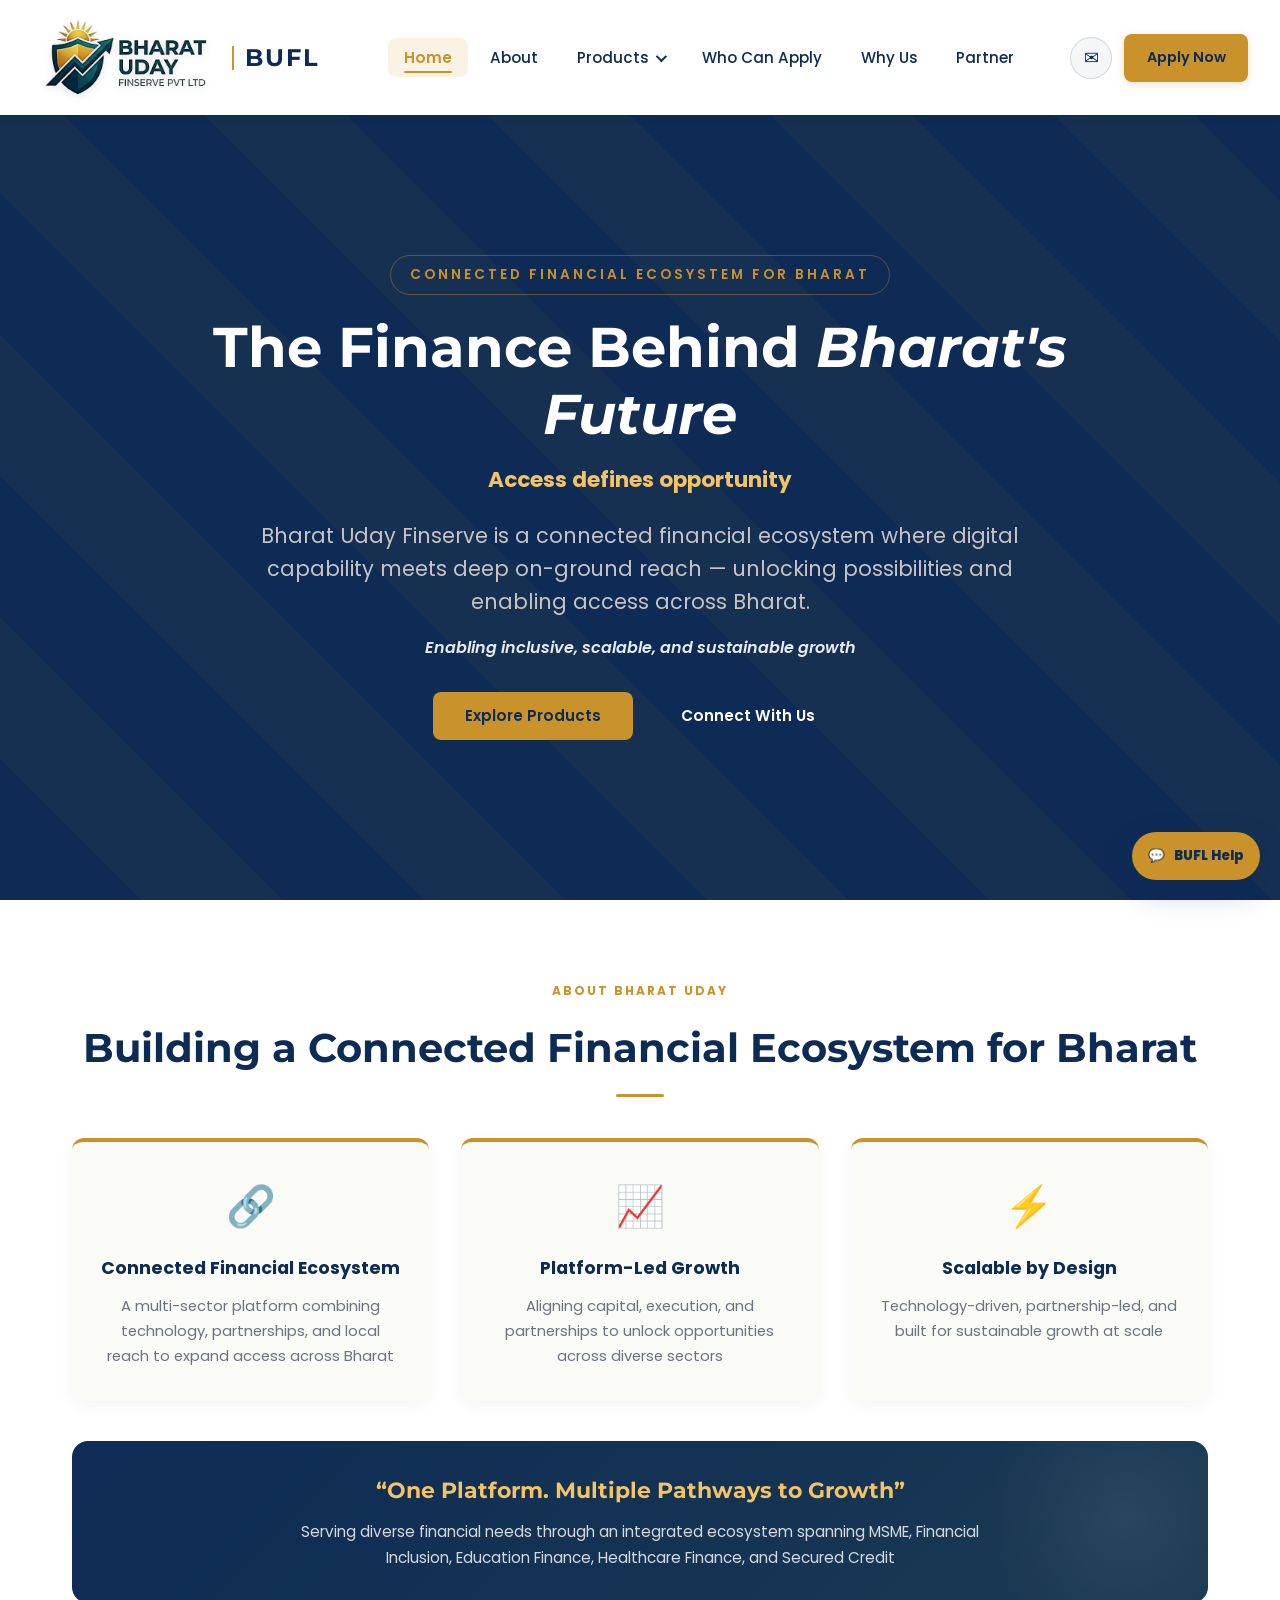
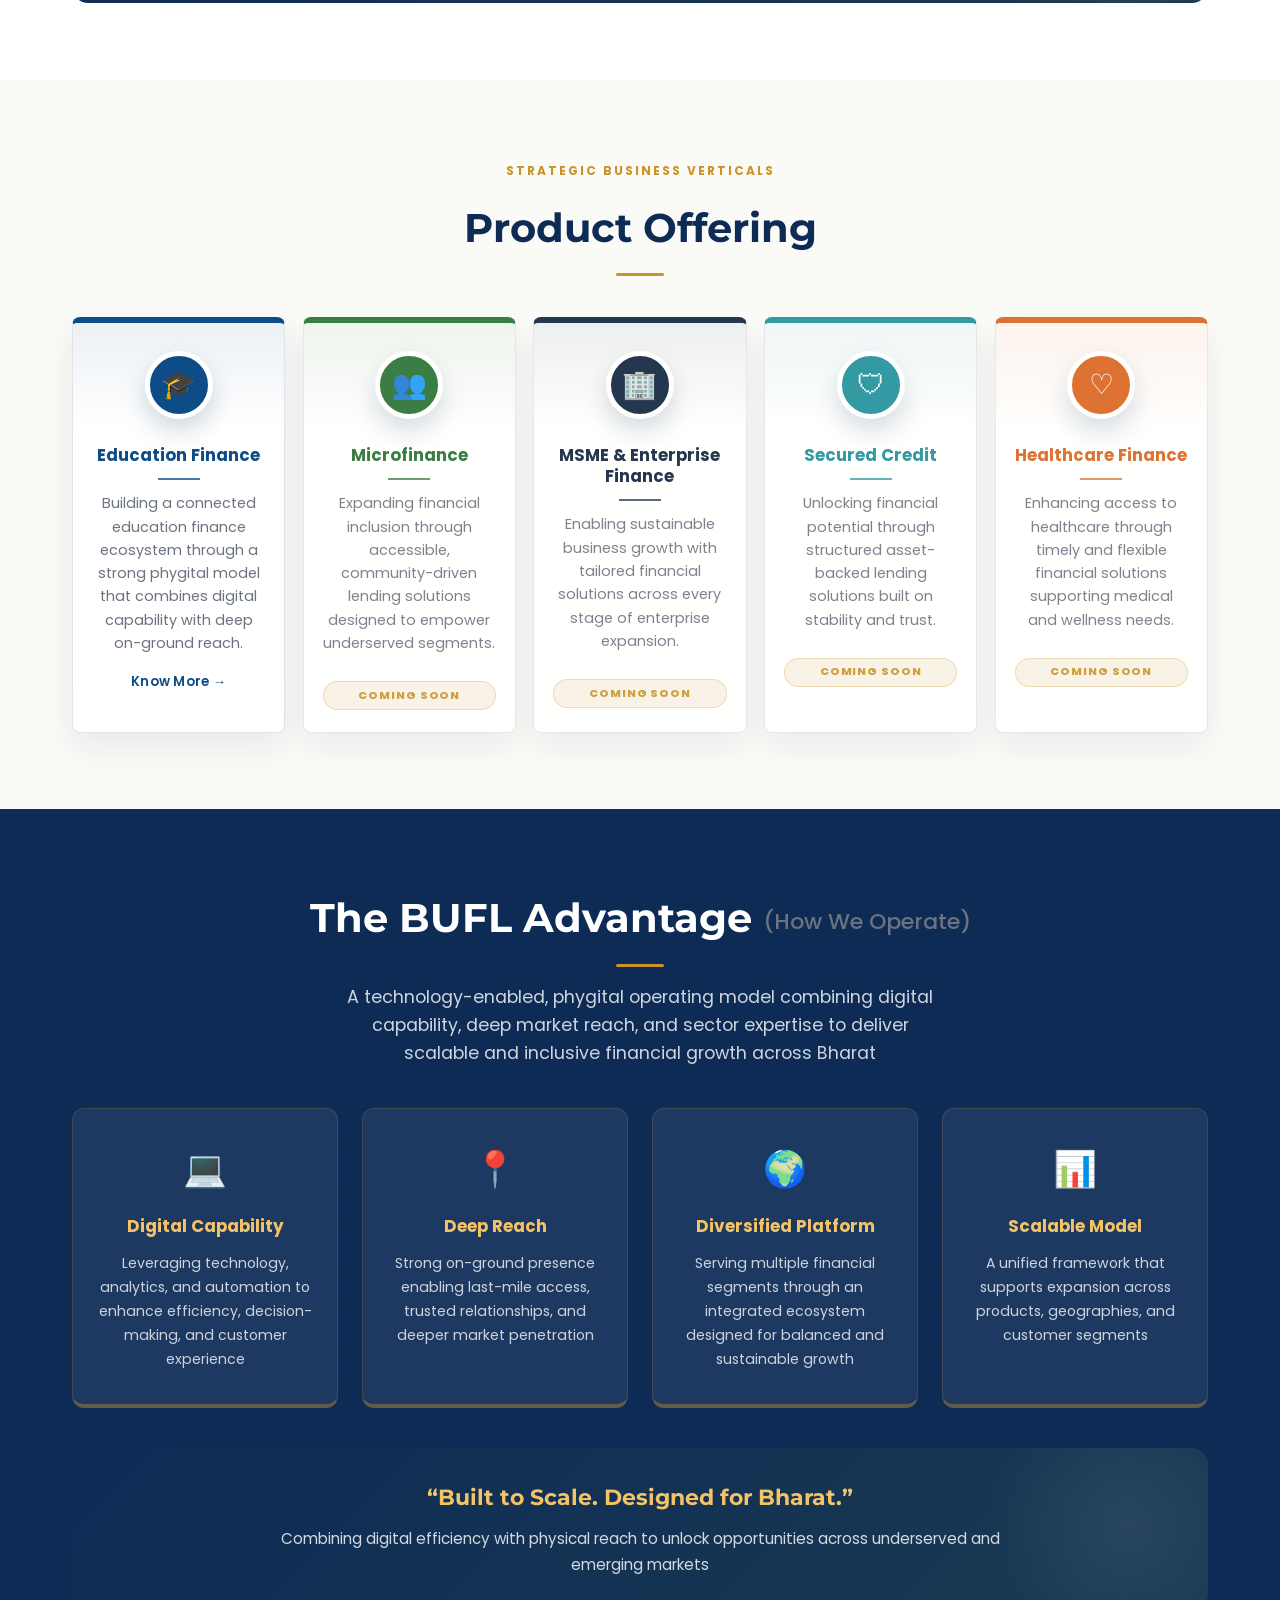
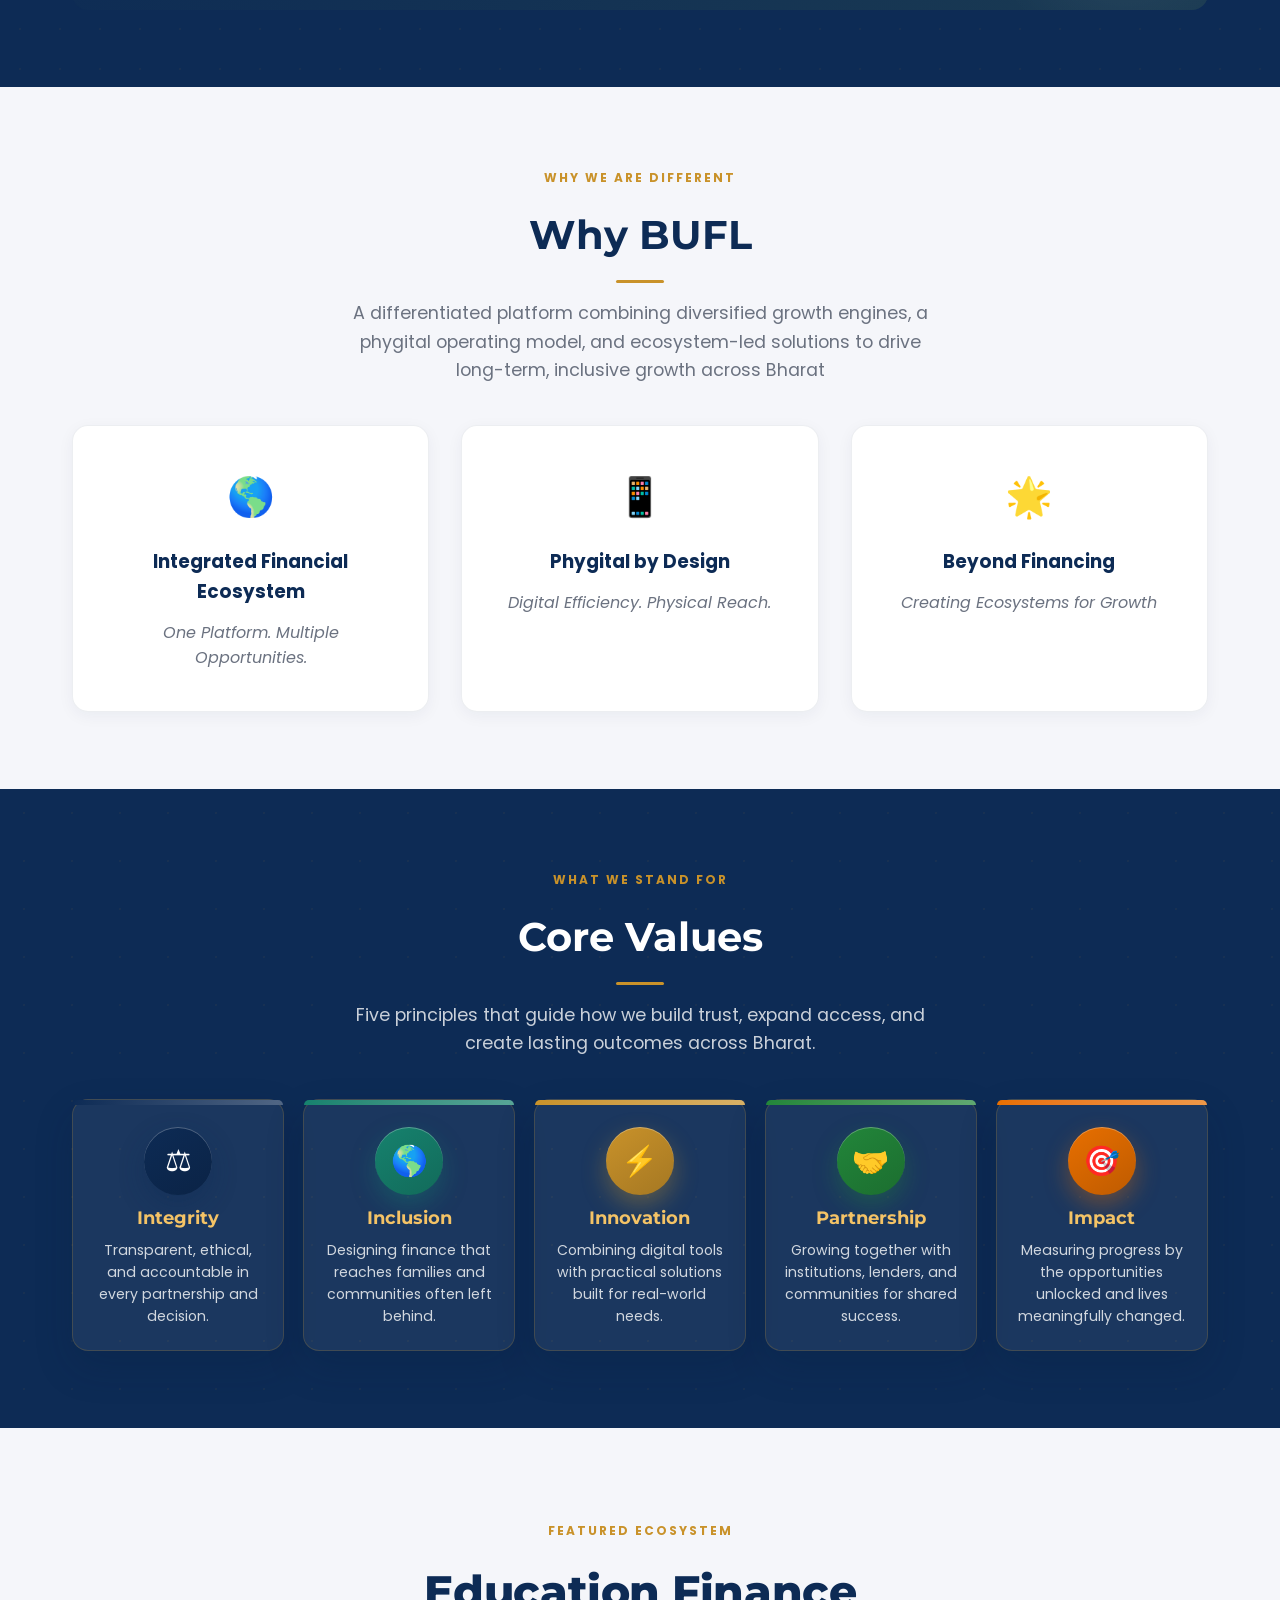
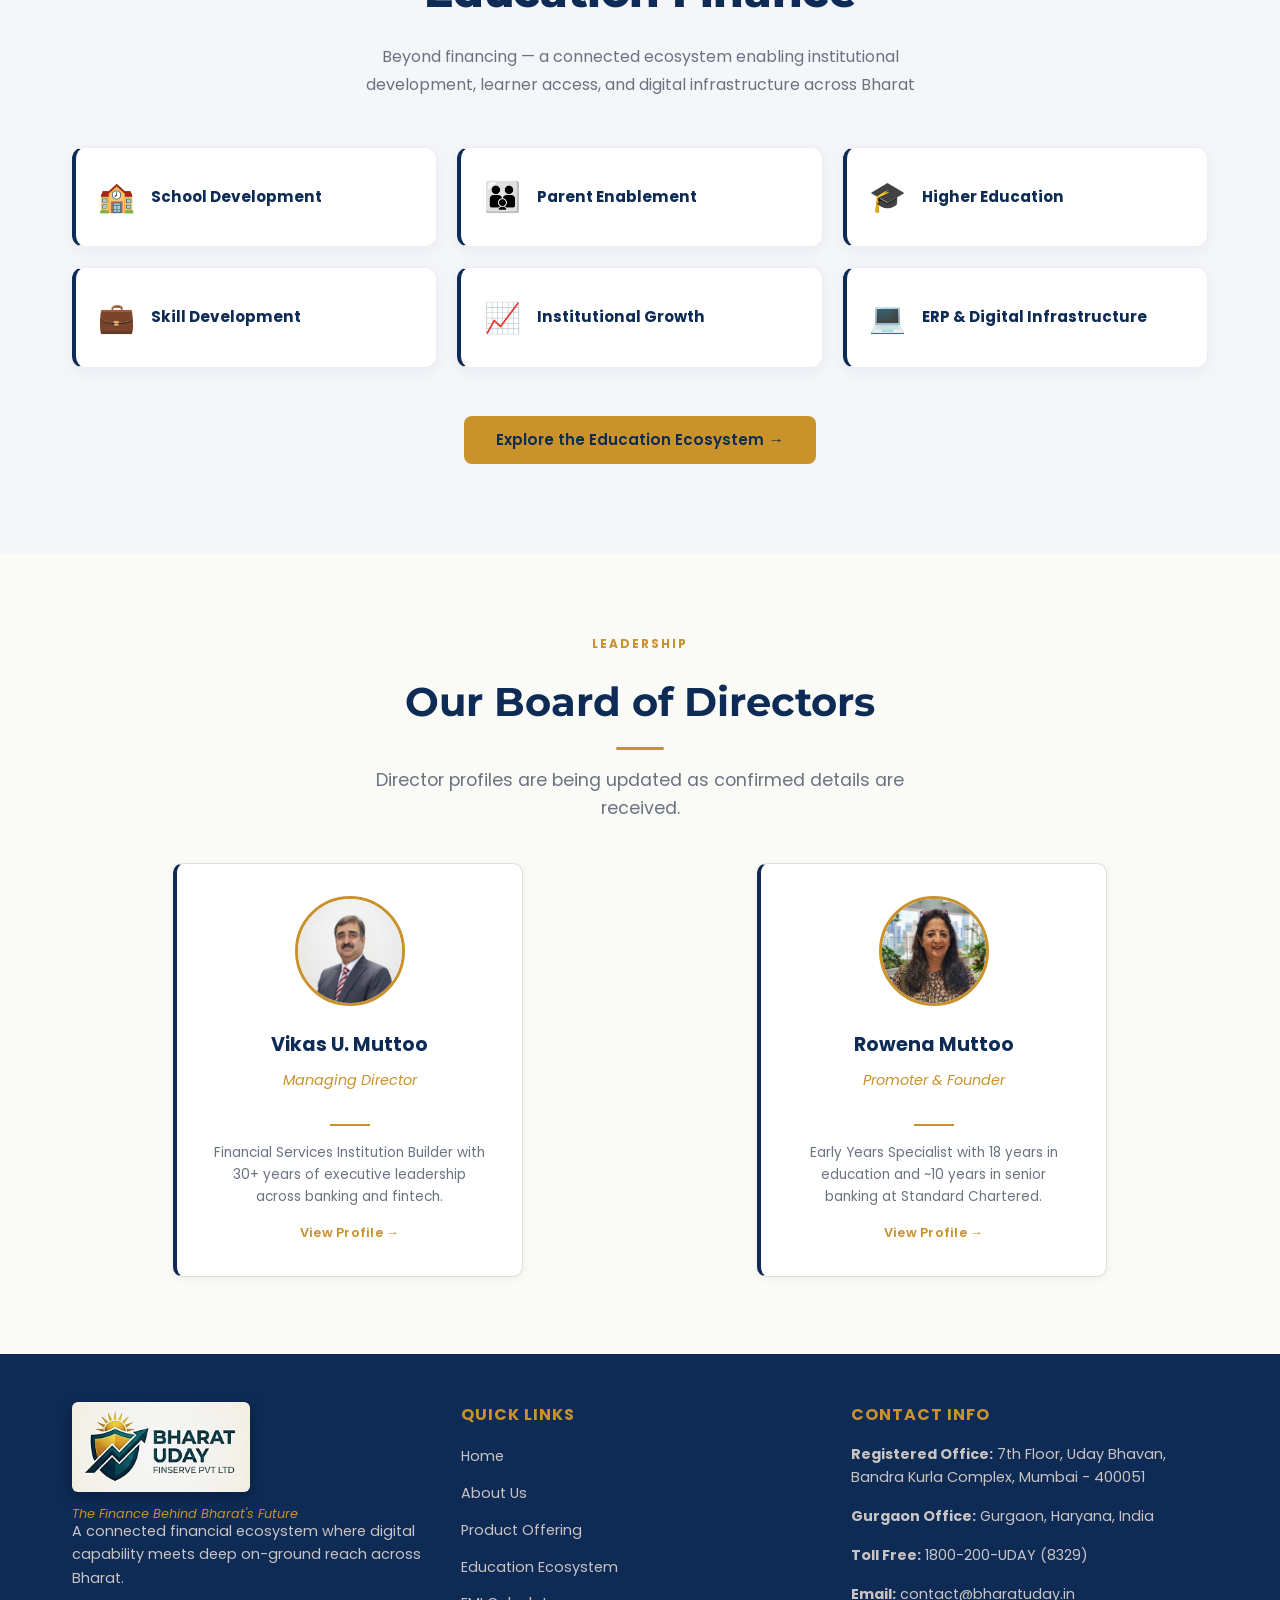
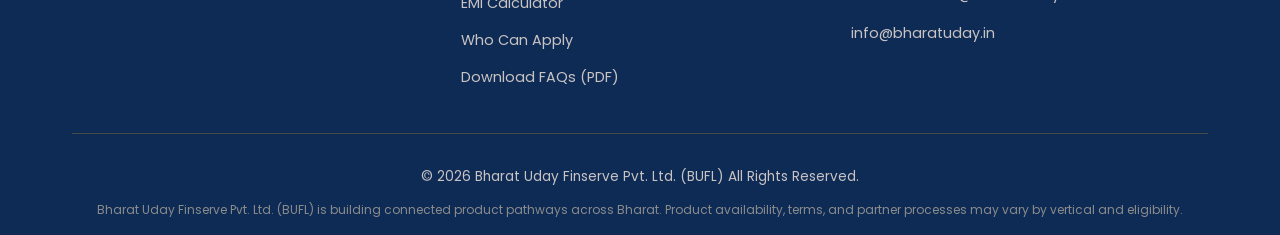
<file: index.html>
<!DOCTYPE html>
<html lang="en">
<head>
    <meta charset="UTF-8">
    <meta name="viewport" content="width=device-width, initial-scale=1.0">
    <title>Bharat Uday Finserve Pvt. Ltd. &mdash; Connected Financial Ecosystem for Bharat</title>
    <link href="https://fonts.googleapis.com/css2?family=Poppins:wght@300;400;500;600;700&family=Montserrat:wght@600;700;800&display=swap" rel="stylesheet">
    <link rel="stylesheet" href="styles.css">
</head>
<body>
    <!-- Navigation Bar -->
    <nav class="navbar" id="navbar">
        <div class="nav-container">
            <a href="#home" class="nav-logo">
                <img src="logo-transparent.png" alt="Bharat Uday Finserve Pvt Ltd" class="logo-img" />
                <span class="logo-abbr">BUFL</span>
            </a>

            <ul class="nav-menu" id="navMenu">
                <li><a href="#home" class="nav-link">Home</a></li>
                <li><a href="#about" class="nav-link">About</a></li>
                <li class="nav-dropdown" id="loansNavItem">
                    <button class="nav-link nav-dropdown-toggle" id="loansDropdownToggle" type="button" aria-expanded="false" aria-haspopup="true" aria-controls="loansDropdown">
                        Products
                        <span class="dropdown-chevron" aria-hidden="true"></span>
                    </button>
                    <ul class="loans-dropdown" id="loansDropdown" aria-label="Product offerings">
                        <li><a href="loan-detail.html?product=edufinance" class="dropdown-link" data-product-key="edufinance">Education Finance</a></li>
                        <li><a href="loan-detail.html?product=microfinance" class="dropdown-link" data-product-key="microfinance">Microfinance</a></li>
                        <li><a href="loan-detail.html?product=healthcare" class="dropdown-link" data-product-key="healthcare">Healthcare Finance</a></li>
                        <li><a href="loan-detail.html?product=msme" class="dropdown-link" data-product-key="msme">MSME &amp; Enterprise Finance</a></li>
                        <li><a href="loan-detail.html?product=secured" class="dropdown-link" data-product-key="secured">Secured Credit</a></li>
                    </ul>
                </li>
                <li><a href="who-can-apply.html" class="nav-link">Who Can Apply</a></li>
                <li><a href="#why-us" class="nav-link">Why Us</a></li>
                <li><a href="mailto:contact@bharatuday.in" class="nav-link">Partner</a></li>
                <li class="nav-menu-cta"><a href="loan-detail.html?product=edufinance#loan-application" class="btn btn-primary">Apply Now</a></li>
            </ul>

            <div class="nav-actions">
                <a href="mailto:contact@bharatuday.in" class="nav-contact-icon" aria-label="Email contact@bharatuday.in" title="contact@bharatuday.in">&#9993;</a>
                <a href="loan-detail.html?product=edufinance#loan-application" class="btn btn-primary nav-apply" data-testid="apply-now-btn">Apply Now</a>
                <button class="hamburger" id="hamburger" aria-label="Open navigation menu" aria-expanded="false" aria-controls="navMenu">
                    <span></span>
                    <span></span>
                    <span></span>
                </button>
            </div>
        </div>
    </nav>
    <div class="nav-overlay" id="navOverlay" aria-hidden="true"></div>

    <!-- 1. Hero Section — keep exactly as-is -->
    <section class="hero" id="home">
        <div class="hero-background"></div>
        <div class="hero-content">
            <span class="hero-eyebrow">Connected Financial Ecosystem for Bharat</span>
            <h1 class="hero-headline" data-testid="hero-heading">The Finance Behind <em>Bharat's Future</em></h1>
            <p class="hero-tagline">Access defines opportunity</p>
            <p class="hero-subheadline">Bharat Uday Finserve is a connected financial ecosystem where digital capability meets deep on-ground reach &mdash; unlocking possibilities and enabling access across Bharat.</p>
            <p class="hero-support-line">Enabling inclusive, scalable, and sustainable growth</p>
            <div class="hero-ctas">
                <a href="#products" class="btn btn-primary">Explore Products</a>
                <a href="mailto:contact@bharatuday.in" class="btn btn-secondary">Connect With Us</a>
            </div>
        </div>
    </section>

    <!-- 2. About Bharat Uday -->
    <section class="about-bufl" id="about">
        <div class="container">
            <div class="section-header compact-section-header">
                <span class="section-label">ABOUT BHARAT UDAY</span>
                <h2 class="section-title">Building a Connected Financial Ecosystem for Bharat</h2>
            </div>
            <div class="about-bufl-grid">
                <article class="about-bufl-card">
                    <div class="about-bufl-card-icon">&#128279;</div>
                    <h3>Connected Financial Ecosystem</h3>
                    <p>A multi-sector platform combining technology, partnerships, and local reach to expand access across Bharat</p>
                </article>
                <article class="about-bufl-card">
                    <div class="about-bufl-card-icon">&#128200;</div>
                    <h3>Platform-Led Growth</h3>
                    <p>Aligning capital, execution, and partnerships to unlock opportunities across diverse sectors</p>
                </article>
                <article class="about-bufl-card">
                    <div class="about-bufl-card-icon">&#9889;</div>
                    <h3>Scalable by Design</h3>
                    <p>Technology-driven, partnership-led, and built for sustainable growth at scale</p>
                </article>
            </div>
            <div class="section-quote-banner">
                <p class="section-quote-banner-quote">&ldquo;One Platform. Multiple Pathways to Growth&rdquo;</p>
                <p class="section-quote-banner-sub">Serving diverse financial needs through an integrated ecosystem spanning MSME, Financial Inclusion, Education Finance, Healthcare Finance, and Secured Credit</p>
            </div>
        </div>
    </section>

    <!-- 3. Strategic Business Verticals / Product Offering -->
    <section class="product-overview" id="products" aria-label="Product offering">
        <div class="container">
            <div class="section-header compact-section-header">
                <span class="section-label">STRATEGIC BUSINESS VERTICALS</span>
                <h2 class="section-title">Product Offering</h2>
            </div>
            <div class="vertical-card-grid">
                <a class="vertical-card vertical-card-blue" href="loan-detail.html?product=edufinance" data-product-key="edufinance">
                    <div class="vertical-card-media">
                        <span class="vertical-card-icon">&#127891;</span>
                    </div>
                    <div class="vertical-card-copy">
                        <h3>Education Finance</h3>
                        <span class="vertical-divider"></span>
                        <p>Building a connected education finance ecosystem through a strong phygital model that combines digital capability with deep on-ground reach.</p>
                        <span class="vertical-card-know-more">Know More &rarr;</span>
                    </div>
                </a>

                <div class="vertical-card vertical-card-green vertical-card-disabled">
                    <div class="vertical-card-media">
                        <span class="vertical-card-icon">&#128101;</span>
                    </div>
                    <div class="vertical-card-copy">
                        <h3>Microfinance</h3>
                        <span class="vertical-divider"></span>
                        <p>Expanding financial inclusion through accessible, community-driven lending solutions designed to empower underserved segments.</p>
                        <span class="coming-soon-bottom">Coming Soon</span>
                    </div>
                </div>

                <div class="vertical-card vertical-card-indigo vertical-card-disabled">
                    <div class="vertical-card-media">
                        <span class="vertical-card-icon">&#127970;</span>
                    </div>
                    <div class="vertical-card-copy">
                        <h3>MSME &amp; Enterprise Finance</h3>
                        <span class="vertical-divider"></span>
                        <p>Enabling sustainable business growth with tailored financial solutions across every stage of enterprise expansion.</p>
                        <span class="coming-soon-bottom">Coming Soon</span>
                    </div>
                </div>

                <div class="vertical-card vertical-card-teal vertical-card-disabled">
                    <div class="vertical-card-media">
                        <span class="vertical-card-icon">&#128737;</span>
                    </div>
                    <div class="vertical-card-copy">
                        <h3>Secured Credit</h3>
                        <span class="vertical-divider"></span>
                        <p>Unlocking financial potential through structured asset-backed lending solutions built on stability and trust.</p>
                        <span class="coming-soon-bottom">Coming Soon</span>
                    </div>
                </div>

                <div class="vertical-card vertical-card-orange vertical-card-disabled">
                    <div class="vertical-card-media">
                        <span class="vertical-card-icon">&#9825;</span>
                    </div>
                    <div class="vertical-card-copy">
                        <h3>Healthcare Finance</h3>
                        <span class="vertical-divider"></span>
                        <p>Enhancing access to healthcare through timely and flexible financial solutions supporting medical and wellness needs.</p>
                        <span class="coming-soon-bottom">Coming Soon</span>
                    </div>
                </div>
            </div>
        </div>
    </section>

    <!-- 4. The BUFL Advantage -->
    <section class="bufl-advantage" id="bufl-advantage">
        <div class="container">
            <div class="section-header">
                <h2 class="section-title">The BUFL Advantage <span class="heading-inline-sub">(How We Operate)</span></h2>
                <p class="section-subtitle">A technology-enabled, phygital operating model combining digital capability, deep market reach, and sector expertise to deliver scalable and inclusive financial growth across Bharat</p>
            </div>
            <div class="advantage-grid">
                <article class="advantage-card">
                    <div class="advantage-card-icon">&#128187;</div>
                    <h3>Digital Capability</h3>
                    <p>Leveraging technology, analytics, and automation to enhance efficiency, decision-making, and customer experience</p>
                </article>
                <article class="advantage-card">
                    <div class="advantage-card-icon">&#128205;</div>
                    <h3>Deep Reach</h3>
                    <p>Strong on-ground presence enabling last-mile access, trusted relationships, and deeper market penetration</p>
                </article>
                <article class="advantage-card">
                    <div class="advantage-card-icon">&#127757;</div>
                    <h3>Diversified Platform</h3>
                    <p>Serving multiple financial segments through an integrated ecosystem designed for balanced and sustainable growth</p>
                </article>
                <article class="advantage-card">
                    <div class="advantage-card-icon">&#128202;</div>
                    <h3>Scalable Model</h3>
                    <p>A unified framework that supports expansion across products, geographies, and customer segments</p>
                </article>
            </div>
            <div class="section-quote-banner">
                <p class="section-quote-banner-quote">&ldquo;Built to Scale. Designed for Bharat.&rdquo;</p>
                <p class="section-quote-banner-sub">Combining digital efficiency with physical reach to unlock opportunities across underserved and emerging markets</p>
            </div>
        </div>
    </section>

    <!-- 5. Why BUFL -->
    <section class="why-bufl" id="why-us">
        <div class="container">
            <div class="section-header">
                <span class="section-label">WHY WE ARE DIFFERENT</span>
                <h2 class="section-title" data-testid="why-bufl-heading">Why BUFL</h2>
                <p class="section-subtitle">A differentiated platform combining diversified growth engines, a phygital operating model, and ecosystem-led solutions to drive long-term, inclusive growth across Bharat</p>
            </div>
            <div class="why-bufl-grid">
                <article class="why-bufl-card">
                    <div class="why-bufl-card-icon">&#127758;</div>
                    <h3>Integrated Financial Ecosystem</h3>
                    <p>One Platform. Multiple Opportunities.</p>
                </article>
                <article class="why-bufl-card">
                    <div class="why-bufl-card-icon">&#128241;</div>
                    <h3>Phygital by Design</h3>
                    <p>Digital Efficiency. Physical Reach.</p>
                </article>
                <article class="why-bufl-card">
                    <div class="why-bufl-card-icon">&#127775;</div>
                    <h3>Beyond Financing</h3>
                    <p>Creating Ecosystems for Growth</p>
                </article>
            </div>
        </div>
    </section>

    <!-- 6. Core Values -->
    <section class="core-values-standalone" id="core-values">
        <div class="container">
            <div class="section-header">
                <span class="section-label">WHAT WE STAND FOR</span>
                <h2 class="section-title">Core Values</h2>
                <p class="section-subtitle">Five principles that guide how we build trust, expand access, and create lasting outcomes across Bharat.</p>
            </div>
            <div class="core-values-grid" aria-label="Core values">
                <article class="core-value-item core-value-integrity">
                    <div class="core-value-icon-wrap" aria-hidden="true">&#9878;</div>
                    <h4>Integrity</h4>
                    <p>Transparent, ethical, and accountable in every partnership and decision.</p>
                </article>
                <article class="core-value-item core-value-inclusion">
                    <div class="core-value-icon-wrap" aria-hidden="true">&#127758;</div>
                    <h4>Inclusion</h4>
                    <p>Designing finance that reaches families and communities often left behind.</p>
                </article>
                <article class="core-value-item core-value-innovation">
                    <div class="core-value-icon-wrap" aria-hidden="true">&#9889;</div>
                    <h4>Innovation</h4>
                    <p>Combining digital tools with practical solutions built for real-world needs.</p>
                </article>
                <article class="core-value-item core-value-partnership">
                    <div class="core-value-icon-wrap" aria-hidden="true">&#129309;</div>
                    <h4>Partnership</h4>
                    <p>Growing together with institutions, lenders, and communities for shared success.</p>
                </article>
                <article class="core-value-item core-value-impact">
                    <div class="core-value-icon-wrap" aria-hidden="true">&#127919;</div>
                    <h4>Impact</h4>
                    <p>Measuring progress by the opportunities unlocked and lives meaningfully changed.</p>
                </article>
            </div>
        </div>
    </section>

    <!-- 7. Featured Ecosystem -->
    <section class="featured-ecosystem" id="featured-ecosystem">
        <div class="feco-wrap">
            <div class="container">
                <div class="feco-header">
                    <span class="section-label">FEATURED ECOSYSTEM</span>
                    <h2 class="feco-title">Education Finance</h2>
                    <p class="feco-subtitle">Beyond financing &mdash; a connected ecosystem enabling institutional development, learner access, and digital infrastructure across Bharat</p>
                </div>
                <div class="feco-grid">
                    <div class="feco-tile">
                        <span class="feco-tile-icon">&#127979;</span>
                        <span class="feco-tile-label">School Development</span>
                    </div>
                    <div class="feco-tile">
                        <span class="feco-tile-icon">&#128106;</span>
                        <span class="feco-tile-label">Parent Enablement</span>
                    </div>
                    <div class="feco-tile">
                        <span class="feco-tile-icon">&#127891;</span>
                        <span class="feco-tile-label">Higher Education</span>
                    </div>
                    <div class="feco-tile">
                        <span class="feco-tile-icon">&#128188;</span>
                        <span class="feco-tile-label">Skill Development</span>
                    </div>
                    <div class="feco-tile">
                        <span class="feco-tile-icon">&#128200;</span>
                        <span class="feco-tile-label">Institutional Growth</span>
                    </div>
                    <div class="feco-tile">
                        <span class="feco-tile-icon">&#128187;</span>
                        <span class="feco-tile-label">ERP &amp; Digital Infrastructure</span>
                    </div>
                </div>
                <div class="feco-cta">
                    <a href="edu-ecosystem.html" class="btn btn-primary">Explore the Education Ecosystem &rarr;</a>
                </div>
            </div>
        </div>
    </section>

    <!-- Board of Directors -->
    <section class="directors board-section" id="directors">
        <div class="container">
            <div class="section-header">
                <span class="section-label">LEADERSHIP</span>
                <h2 class="section-title">Our Board of Directors</h2>
                <p class="section-subtitle">Director profiles are being updated as confirmed details are received.</p>
            </div>

            <div class="directors-grid">
                <div class="director-card" data-director="vikas">
                    <button class="director-card-btn" type="button" aria-label="View Vikas U. Muttoo profile"></button>
                    <div class="director-avatar-photo">
                        <img src="vikas-muttoo.jpg" alt="Vikas U. Muttoo" />
                    </div>
                    <h3 class="director-name">Vikas U. Muttoo</h3>
                    <p class="director-designation">Managing Director</p>
                    <div class="director-divider"></div>
                    <p class="director-bio">Financial Services Institution Builder with 30+ years of executive leadership across banking and fintech.</p>
                    <span class="director-view-more">View Profile &rarr;</span>
                </div>

                <div class="director-card" data-director="rowena">
                    <button class="director-card-btn" type="button" aria-label="View Rowena Muttoo profile"></button>
                    <div class="director-avatar-photo">
                        <img src="rowena-muttoo.jpg" alt="Rowena Muttoo" />
                    </div>
                    <h3 class="director-name">Rowena Muttoo</h3>
                    <p class="director-designation">Promoter &amp; Founder</p>
                    <div class="director-divider"></div>
                    <p class="director-bio">Early Years Specialist with 18 years in education and ~10 years in senior banking at Standard Chartered.</p>
                    <span class="director-view-more">View Profile &rarr;</span>
                </div>
            </div>
        </div>
    </section>

    <!-- Footer -->
    <footer class="footer">
        <div class="container">
            <div class="footer-content">
                <div class="footer-col">
                    <div class="footer-logo">
                        <img src="logo.png" alt="Bharat Uday Finserve Pvt Ltd" class="footer-logo-img" />
                    </div>
                    <div class="footer-tagline">The Finance Behind Bharat's Future</div>
                    <p class="footer-description">A connected financial ecosystem where digital capability meets deep on-ground reach across Bharat.</p>
                </div>

                <div class="footer-col">
                    <h4>Quick Links</h4>
                    <ul>
                        <li><a href="#home">Home</a></li>
                        <li><a href="#about">About Us</a></li>
                        <li><a href="#products">Product Offering</a></li>
                        <li><a href="edu-ecosystem.html">Education Ecosystem</a></li>
                        <li><a href="emi-calculator.html">EMI Calculator</a></li>
                        <li><a href="who-can-apply.html">Who Can Apply</a></li>
                        <li><a href="assets/faqs-bufl.pdf" download>Download FAQs (PDF)</a></li>
                    </ul>
                </div>

                <div class="footer-col">
                    <h4>Contact Info</h4>
                    <p><strong>Registered Office:</strong> 7th Floor, Uday Bhavan, Bandra Kurla Complex, Mumbai - 400051</p>
                    <p><strong>Gurgaon Office:</strong> Gurgaon, Haryana, India</p>
                    <p><strong>Toll Free:</strong> 1800-200-UDAY (8329)</p>
                    <p><strong>Email:</strong> <a href="mailto:contact@bharatuday.in">contact@bharatuday.in</a></p>
                    <p><a href="mailto:info@bharatuday.in">info@bharatuday.in</a></p>
                </div>
            </div>

            <div class="footer-divider"></div>

            <div class="footer-bottom">
                <p class="footer-copyright">&copy; 2026 Bharat Uday Finserve Pvt. Ltd. (BUFL) All Rights Reserved.</p>
                <p class="footer-disclaimer">Bharat Uday Finserve Pvt. Ltd. (BUFL) is building connected product pathways across Bharat. Product availability, terms, and partner processes may vary by vertical and eligibility.</p>
            </div>
        </div>
    </footer>

    <div class="chatbot-widget" id="chatbotWidget">
        <button class="chatbot-toggle" id="chatbotToggle" type="button" aria-expanded="false" aria-controls="chatbotWindow">
            <span class="chatbot-toggle-icon" aria-hidden="true">&#128172;</span>
            <span>BUFL Help</span>
        </button>
        <section class="chatbot-window" id="chatbotWindow" aria-hidden="true" aria-label="BUFL help chatbot">
            <div class="chatbot-header">
                <div>
                    <strong>BUFL Help</strong>
                    <span>Quick answers, no typing needed</span>
                </div>
                <button class="chatbot-close" id="chatbotClose" type="button" aria-label="Close chat">&times;</button>
            </div>
            <div class="chatbot-messages" id="chatbotMessages"></div>
            <div class="chatbot-replies" id="chatbotReplies"></div>
        </section>
    </div>

    <!-- Director Profile Modal -->
    <div id="directorModal" class="director-modal-overlay" role="dialog" aria-modal="true" aria-labelledby="modalName">
        <div class="director-modal">
            <button class="director-modal-close" id="directorModalClose" aria-label="Close">&times;</button>
            <div class="director-modal-top">
                <div class="director-modal-photo">
                    <img id="modalPhoto" src="[data-uri]" alt="" />
                </div>
                <div class="director-modal-header">
                    <h2 id="modalName" class="director-modal-name"></h2>
                    <p id="modalTitle" class="director-modal-title"></p>
                    <div class="director-modal-divider"></div>
                    <div id="modalStats" class="director-modal-stats"></div>
                </div>
            </div>
            <div id="modalBio" class="director-modal-bio"></div>
            <div id="modalRoles" class="director-modal-roles"></div>
            <div id="modalTags" class="director-modal-tags"></div>
        </div>
    </div>

    <script src="script.js"></script>
</body>
</html>
</file>
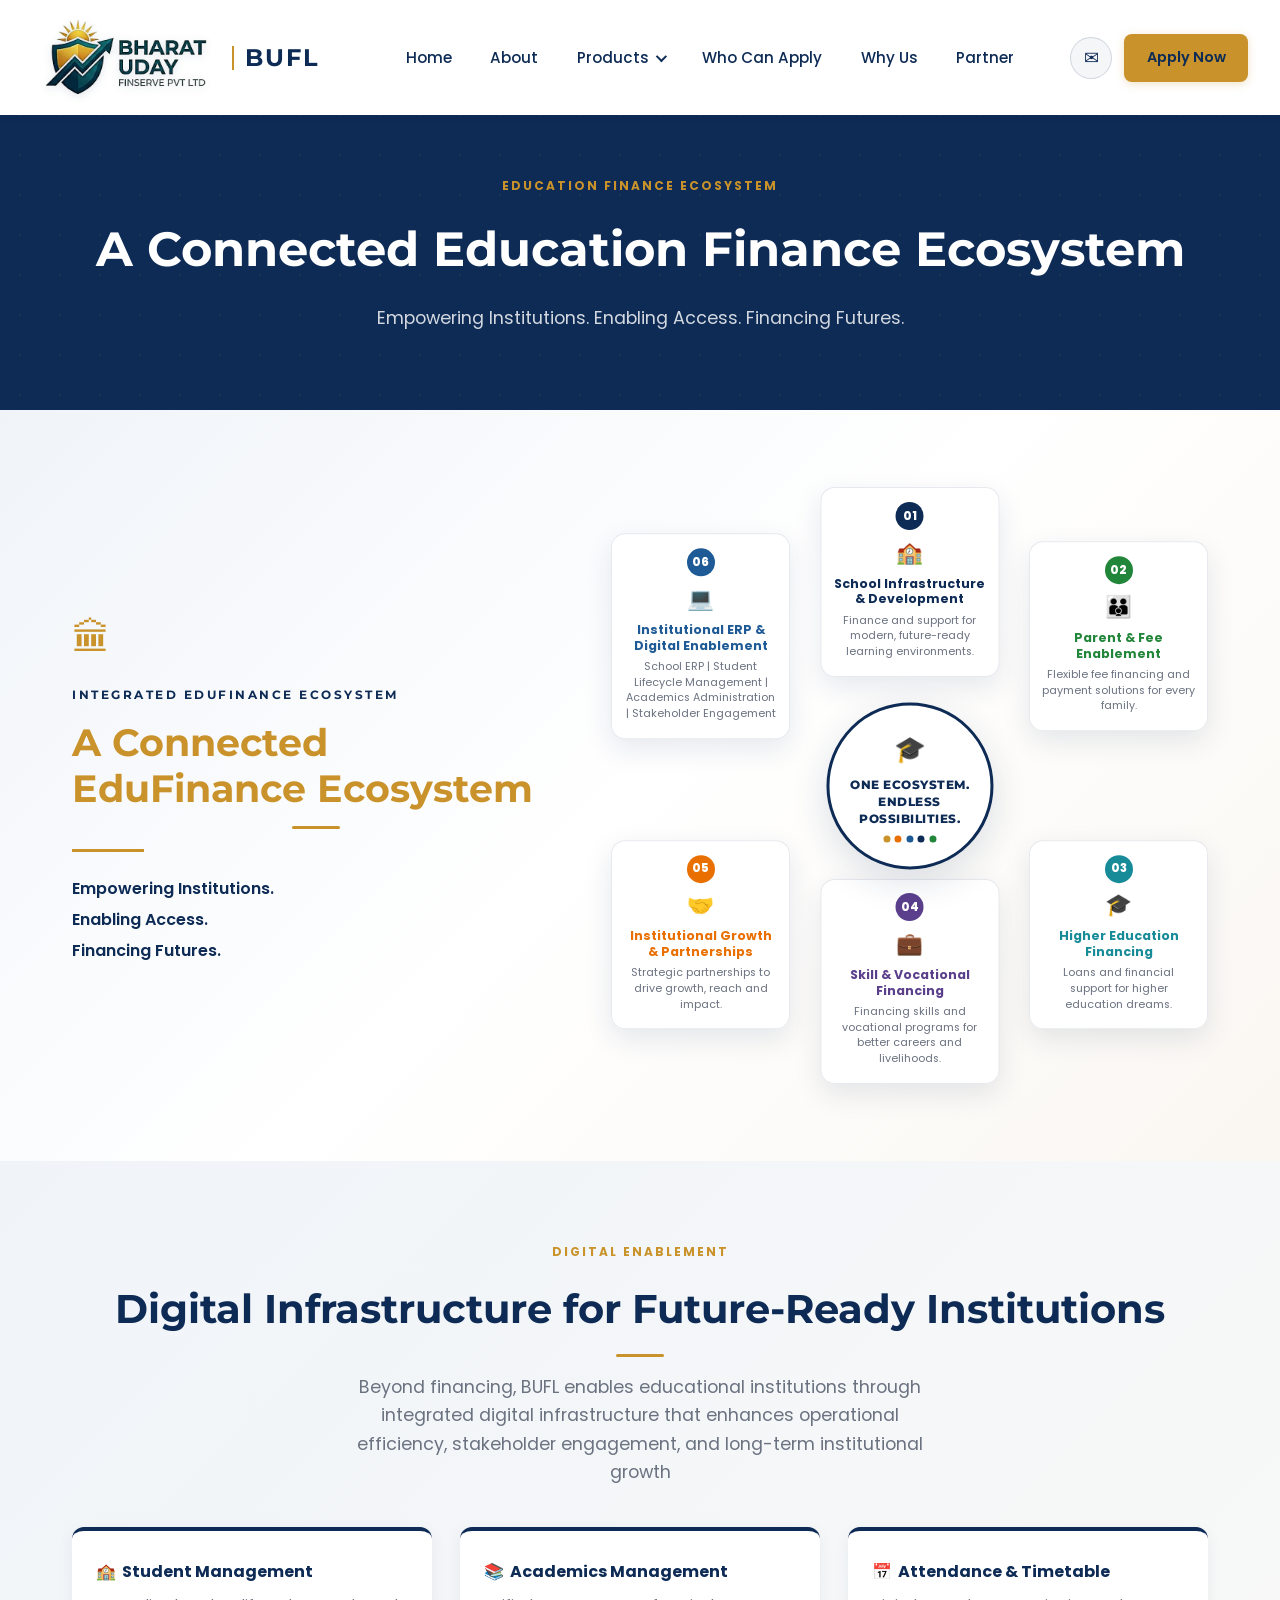
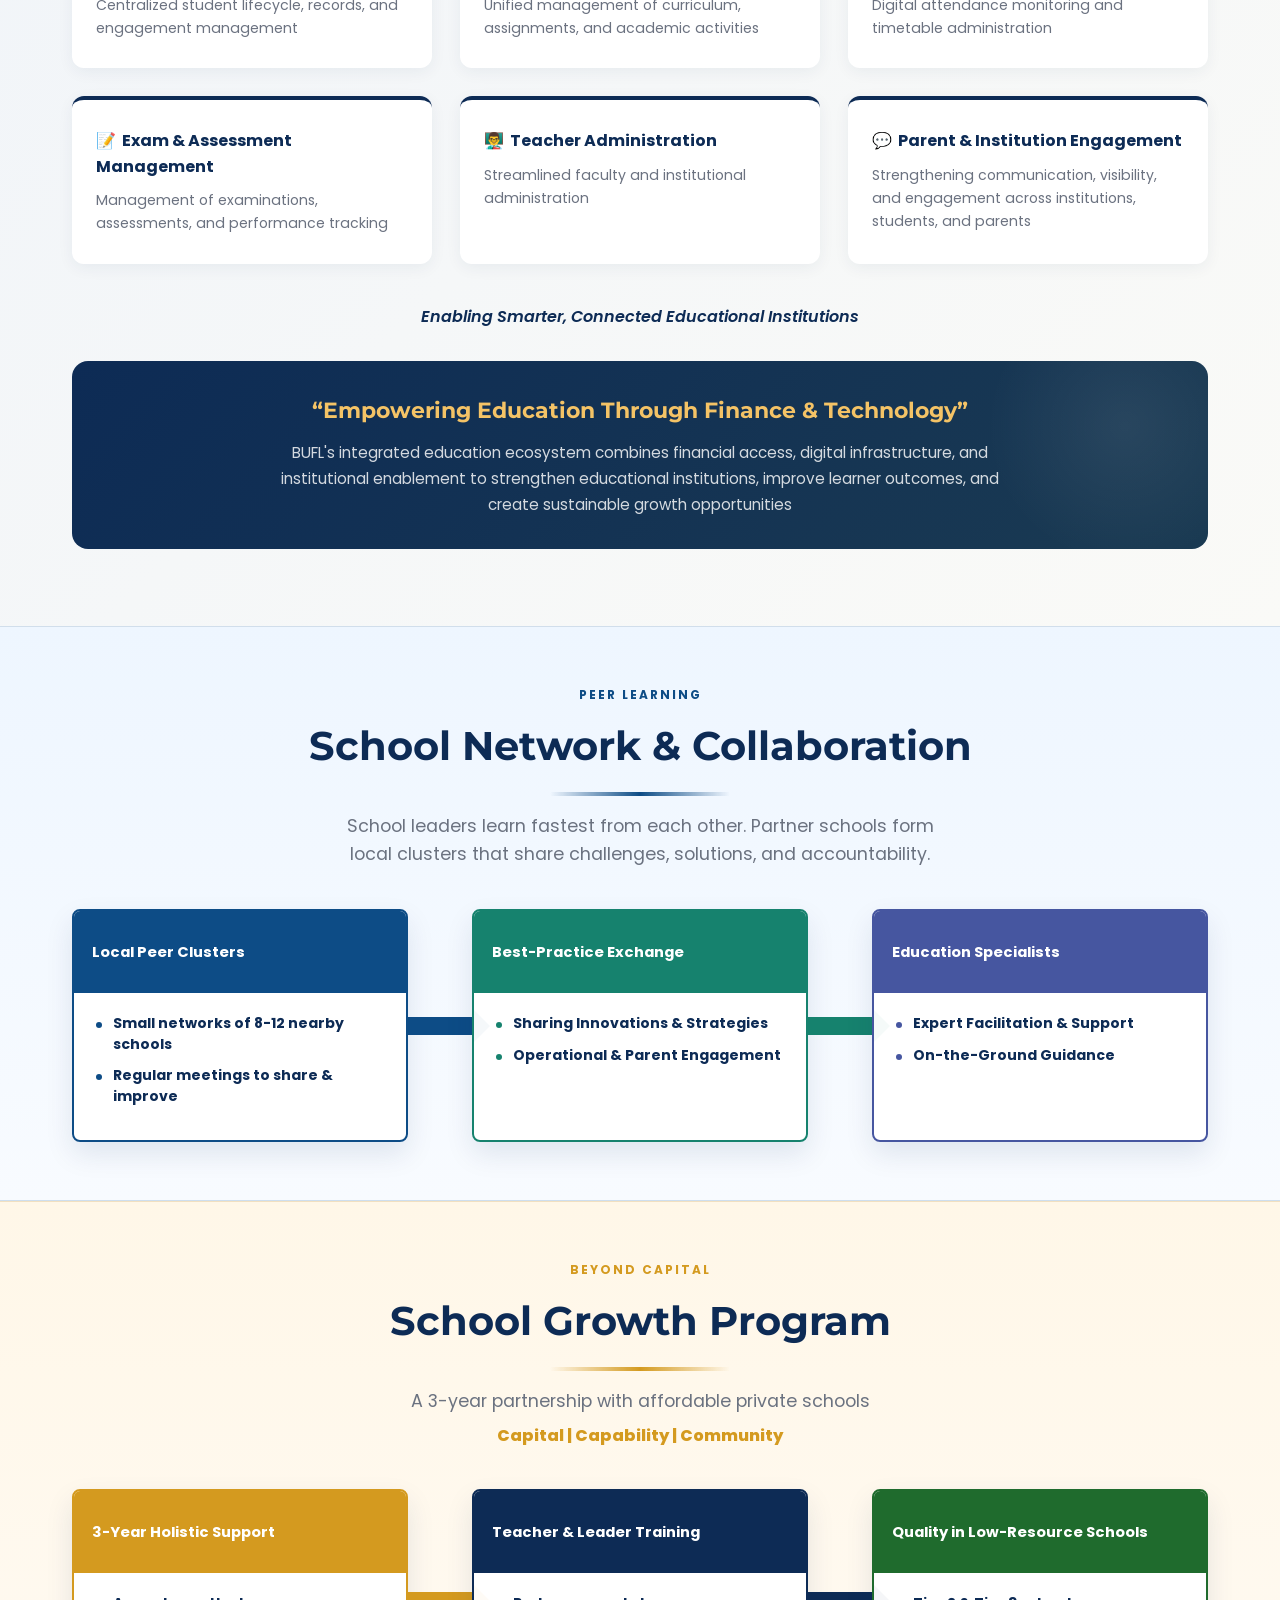
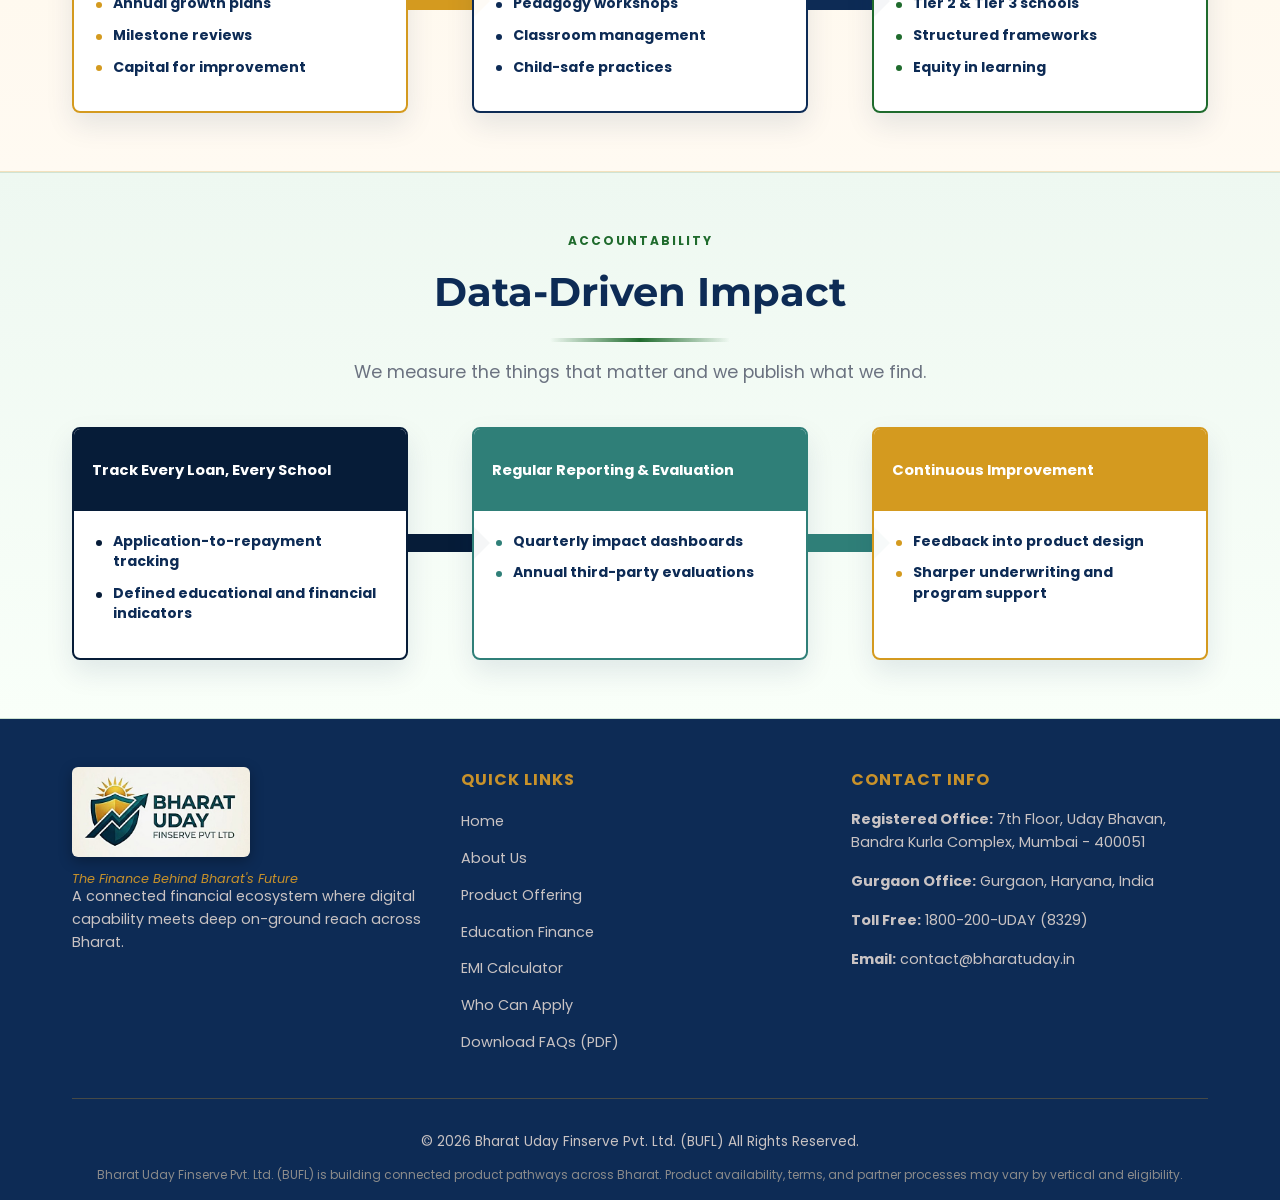
<file: edu-ecosystem.html>
<!DOCTYPE html>
<html lang="en">
<head>
    <meta charset="UTF-8">
    <meta name="viewport" content="width=device-width, initial-scale=1.0">
    <title>Education Finance Ecosystem &mdash; Bharat Uday Finserve</title>
    <link href="https://fonts.googleapis.com/css2?family=Poppins:wght@300;400;500;600;700&family=Montserrat:wght@600;700;800&display=swap" rel="stylesheet">
    <link rel="stylesheet" href="styles.css">
</head>
<body>
    <!-- Navigation Bar -->
    <nav class="navbar" id="navbar">
        <div class="nav-container">
            <a href="index.html" class="nav-logo">
                <img src="logo-transparent.png" alt="Bharat Uday Finserve Pvt Ltd" class="logo-img" />
                <span class="logo-abbr">BUFL</span>
            </a>

            <ul class="nav-menu" id="navMenu">
                <li><a href="index.html" class="nav-link">Home</a></li>
                <li><a href="index.html#about" class="nav-link">About</a></li>
                <li class="nav-dropdown" id="loansNavItem">
                    <button class="nav-link nav-dropdown-toggle" id="loansDropdownToggle" type="button" aria-expanded="false" aria-haspopup="true" aria-controls="loansDropdown">
                        Products
                        <span class="dropdown-chevron" aria-hidden="true"></span>
                    </button>
                    <ul class="loans-dropdown" id="loansDropdown" aria-label="Product offerings">
                        <li><a href="loan-detail.html?product=edufinance" class="dropdown-link" data-product-key="edufinance">EduFinance</a></li>
                        <li><a href="loan-detail.html?product=microfinance" class="dropdown-link" data-product-key="microfinance">Microfinance</a></li>
                        <li><a href="loan-detail.html?product=healthcare" class="dropdown-link" data-product-key="healthcare">Healthcare Finance</a></li>
                        <li><a href="loan-detail.html?product=msme" class="dropdown-link" data-product-key="msme">MSME &amp; Enterprise Finance</a></li>
                        <li><a href="loan-detail.html?product=secured" class="dropdown-link" data-product-key="secured">Secured Credit</a></li>
                    </ul>
                </li>
                <li><a href="who-can-apply.html" class="nav-link">Who Can Apply</a></li>
                <li><a href="index.html#why-us" class="nav-link">Why Us</a></li>
                <li><a href="mailto:contact@bharatuday.in" class="nav-link">Partner</a></li>
                <li class="nav-menu-cta"><a href="loan-detail.html?product=edufinance#loan-application" class="btn btn-primary">Apply Now</a></li>
            </ul>

            <div class="nav-actions">
                <a href="mailto:contact@bharatuday.in" class="nav-contact-icon" aria-label="Email contact@bharatuday.in" title="contact@bharatuday.in">&#9993;</a>
                <a href="loan-detail.html?product=edufinance#loan-application" class="btn btn-primary nav-apply">Apply Now</a>
                <button class="hamburger" id="hamburger" aria-label="Open navigation menu" aria-expanded="false" aria-controls="navMenu">
                    <span></span>
                    <span></span>
                    <span></span>
                </button>
            </div>
        </div>
    </nav>
    <div class="nav-overlay" id="navOverlay" aria-hidden="true"></div>

    <!-- Page Hero -->
    <div class="edu-page-hero">
        <div class="container">
            <span class="section-label">EDUCATION FINANCE ECOSYSTEM</span>
            <h1>A Connected Education Finance Ecosystem</h1>
            <p>Empowering Institutions. Enabling Access. Financing Futures.</p>
        </div>
    </div>

    <!-- 1. Integrated EduFinance Ecosystem -->
    <section class="integrated-ecosystem" id="integrated-ecosystem" aria-labelledby="ecosystemTitle">
        <div class="container ecosystem-layout">
            <div class="ecosystem-showcase">
                <div class="ecosystem-intro">
                    <span class="ecosystem-intro-icon" aria-hidden="true">&#127963;</span>
                    <span class="section-label">INTEGRATED EDUFINANCE ECOSYSTEM</span>
                    <h2 class="section-title" id="ecosystemTitle">A Connected EduFinance Ecosystem</h2>
                    <span class="ecosystem-intro-rule" aria-hidden="true"></span>
                    <div class="ecosystem-taglines">
                        <p>Empowering Institutions.</p>
                        <p>Enabling Access.</p>
                        <p>Financing Futures.</p>
                    </div>
                </div>

                <div class="ecosystem-diagram" aria-label="Integrated EduFinance pillars">
                    <div class="ecosystem-wheel">
                        <article class="wheel-segment wheel-segment-01">
                            <span class="wheel-segment-number">01</span>
                            <span class="wheel-segment-icon" aria-hidden="true">&#127979;</span>
                            <h3>School Infrastructure &amp; Development</h3>
                            <p>Finance and support for modern, future-ready learning environments.</p>
                        </article>
                        <article class="wheel-segment wheel-segment-02">
                            <span class="wheel-segment-number">02</span>
                            <span class="wheel-segment-icon" aria-hidden="true">&#128106;</span>
                            <h3>Parent &amp; Fee Enablement</h3>
                            <p>Flexible fee financing and payment solutions for every family.</p>
                        </article>
                        <article class="wheel-segment wheel-segment-03">
                            <span class="wheel-segment-number">03</span>
                            <span class="wheel-segment-icon" aria-hidden="true">&#127891;</span>
                            <h3>Higher Education Financing</h3>
                            <p>Loans and financial support for higher education dreams.</p>
                        </article>
                        <article class="wheel-segment wheel-segment-04">
                            <span class="wheel-segment-number">04</span>
                            <span class="wheel-segment-icon" aria-hidden="true">&#128188;</span>
                            <h3>Skill &amp; Vocational Financing</h3>
                            <p>Financing skills and vocational programs for better careers and livelihoods.</p>
                        </article>
                        <article class="wheel-segment wheel-segment-05">
                            <span class="wheel-segment-number">05</span>
                            <span class="wheel-segment-icon" aria-hidden="true">&#129309;</span>
                            <h3>Institutional Growth &amp; Partnerships</h3>
                            <p>Strategic partnerships to drive growth, reach and impact.</p>
                        </article>
                        <article class="wheel-segment wheel-segment-06">
                            <span class="wheel-segment-number">06</span>
                            <span class="wheel-segment-icon" aria-hidden="true">&#128187;</span>
                            <h3>Institutional ERP &amp; Digital Enablement</h3>
                            <p>School ERP | Student Lifecycle Management | Academics Administration | Stakeholder Engagement</p>
                        </article>
                        <div class="wheel-hub">
                            <span class="wheel-hub-icon" aria-hidden="true">&#127891;</span>
                            <p>ONE ECOSYSTEM.<br>ENDLESS POSSIBILITIES.</p>
                            <div class="wheel-hub-dots" aria-hidden="true">
                                <span></span><span></span><span></span><span></span><span></span>
                            </div>
                        </div>
                    </div>
                </div>
            </div>
        </div>
    </section>

    <!-- 2. Digital Infrastructure for Future-Ready Institutions -->
    <section class="digital-infra" id="digital-infra">
        <div class="container">
            <div class="section-header">
                <span class="section-label">DIGITAL ENABLEMENT</span>
                <h2 class="section-title">Digital Infrastructure for Future-Ready Institutions</h2>
                <p class="section-subtitle">Beyond financing, BUFL enables educational institutions through integrated digital infrastructure that enhances operational efficiency, stakeholder engagement, and long-term institutional growth</p>
            </div>
            <div class="digital-infra-grid">
                <article class="digital-infra-card">
                    <h3>&#127979; &nbsp;Student Management</h3>
                    <p>Centralized student lifecycle, records, and engagement management</p>
                </article>
                <article class="digital-infra-card">
                    <h3>&#128218; &nbsp;Academics Management</h3>
                    <p>Unified management of curriculum, assignments, and academic activities</p>
                </article>
                <article class="digital-infra-card">
                    <h3>&#128197; &nbsp;Attendance &amp; Timetable</h3>
                    <p>Digital attendance monitoring and timetable administration</p>
                </article>
                <article class="digital-infra-card">
                    <h3>&#128221; &nbsp;Exam &amp; Assessment Management</h3>
                    <p>Management of examinations, assessments, and performance tracking</p>
                </article>
                <article class="digital-infra-card">
                    <h3>&#128104;&#8205;&#127979; &nbsp;Teacher Administration</h3>
                    <p>Streamlined faculty and institutional administration</p>
                </article>
                <article class="digital-infra-card">
                    <h3>&#128172; &nbsp;Parent &amp; Institution Engagement</h3>
                    <p>Strengthening communication, visibility, and engagement across institutions, students, and parents</p>
                </article>
            </div>
            <p class="digital-infra-tagline">Enabling Smarter, Connected Educational Institutions</p>
            <div class="section-quote-banner">
                <p class="section-quote-banner-quote">&ldquo;Empowering Education Through Finance &amp; Technology&rdquo;</p>
                <p class="section-quote-banner-sub">BUFL's integrated education ecosystem combines financial access, digital infrastructure, and institutional enablement to strengthen educational institutions, improve learner outcomes, and create sustainable growth opportunities</p>
            </div>
        </div>
    </section>

    <!-- 3. School Network Collaboration -->
    <section class="school-network" id="school-network">
        <div class="container">
            <div class="section-header">
                <span class="section-label">PEER LEARNING</span>
                <h2 class="section-title">School Network &amp; Collaboration</h2>
                <p class="section-subtitle">School leaders learn fastest from each other. Partner schools form local clusters that share challenges, solutions, and accountability.</p>
            </div>

            <div class="flow-grid network-flow">
                <article class="flow-card flow-blue">
                    <div class="flow-heading"><h3>Local Peer Clusters</h3></div>
                    <ul>
                        <li>Small networks of 8-12 nearby schools</li>
                        <li>Regular meetings to share &amp; improve</li>
                    </ul>
                </article>
                <div class="flow-arrow flow-arrow-blue" aria-hidden="true"></div>
                <article class="flow-card flow-orange">
                    <div class="flow-heading"><h3>Best-Practice Exchange</h3></div>
                    <ul>
                        <li>Sharing Innovations &amp; Strategies</li>
                        <li>Operational &amp; Parent Engagement</li>
                    </ul>
                </article>
                <div class="flow-arrow flow-arrow-orange" aria-hidden="true"></div>
                <article class="flow-card flow-green">
                    <div class="flow-heading"><h3>Education Specialists</h3></div>
                    <ul>
                        <li>Expert Facilitation &amp; Support</li>
                        <li>On-the-Ground Guidance</li>
                    </ul>
                </article>
            </div>
        </div>
    </section>

    <!-- 4. School Growth Program -->
    <section class="school-growth" id="school-growth">
        <div class="container">
            <div class="section-header">
                <span class="section-label">BEYOND CAPITAL</span>
                <h2 class="section-title">School Growth Program</h2>
                <p class="section-subtitle">A 3-year partnership with affordable private schools</p>
                <p class="flow-subtitle">Capital | Capability | Community</p>
            </div>

            <div class="flow-grid network-flow">
                <article class="flow-card flow-blue">
                    <div class="flow-heading">
                        <h3>3-Year Holistic Support</h3>
                    </div>
                    <ul>
                        <li>Annual growth plans</li>
                        <li>Milestone reviews</li>
                        <li>Capital for improvement</li>
                    </ul>
                </article>
                <div class="flow-arrow flow-arrow-blue" aria-hidden="true"></div>
                <article class="flow-card flow-orange">
                    <div class="flow-heading">
                        <h3>Teacher &amp; Leader Training</h3>
                    </div>
                    <ul>
                        <li>Pedagogy workshops</li>
                        <li>Classroom management</li>
                        <li>Child-safe practices</li>
                    </ul>
                </article>
                <div class="flow-arrow flow-arrow-orange" aria-hidden="true"></div>
                <article class="flow-card flow-green">
                    <div class="flow-heading">
                        <h3>Quality in Low-Resource Schools</h3>
                    </div>
                    <ul>
                        <li>Tier 2 &amp; Tier 3 schools</li>
                        <li>Structured frameworks</li>
                        <li>Equity in learning</li>
                    </ul>
                </article>
            </div>
        </div>
    </section>

    <!-- 5. Data-Driven Impact -->
    <section class="data-monitoring" id="data-monitoring">
        <div class="container">
            <div class="section-header">
                <span class="section-label">ACCOUNTABILITY</span>
                <h2 class="section-title">Data-Driven Impact</h2>
                <p class="section-subtitle">We measure the things that matter and we publish what we find.</p>
            </div>

            <div class="flow-grid network-flow">
                <article class="flow-card flow-blue">
                    <div class="flow-heading">
                        <h3>Track Every Loan, Every School</h3>
                    </div>
                    <ul>
                        <li>Application-to-repayment tracking</li>
                        <li>Defined educational and financial indicators</li>
                    </ul>
                </article>
                <div class="flow-arrow flow-arrow-blue" aria-hidden="true"></div>
                <article class="flow-card flow-orange">
                    <div class="flow-heading">
                        <h3>Regular Reporting &amp; Evaluation</h3>
                    </div>
                    <ul>
                        <li>Quarterly impact dashboards</li>
                        <li>Annual third-party evaluations</li>
                    </ul>
                </article>
                <div class="flow-arrow flow-arrow-orange" aria-hidden="true"></div>
                <article class="flow-card flow-green">
                    <div class="flow-heading">
                        <h3>Continuous Improvement</h3>
                    </div>
                    <ul>
                        <li>Feedback into product design</li>
                        <li>Sharper underwriting and program support</li>
                    </ul>
                </article>
            </div>
        </div>
    </section>

    <!-- Footer -->
    <footer class="footer">
        <div class="container">
            <div class="footer-content">
                <div class="footer-col">
                    <div class="footer-logo">
                        <img src="logo.png" alt="Bharat Uday Finserve Pvt Ltd" class="footer-logo-img" />
                    </div>
                    <div class="footer-tagline">The Finance Behind Bharat's Future</div>
                    <p class="footer-description">A connected financial ecosystem where digital capability meets deep on-ground reach across Bharat.</p>
                </div>

                <div class="footer-col">
                    <h4>Quick Links</h4>
                    <ul>
                        <li><a href="index.html">Home</a></li>
                        <li><a href="index.html#about">About Us</a></li>
                        <li><a href="index.html#products">Product Offering</a></li>
                        <li><a href="loan-detail.html?product=edufinance">Education Finance</a></li>
                        <li><a href="emi-calculator.html">EMI Calculator</a></li>
                        <li><a href="who-can-apply.html">Who Can Apply</a></li>
                        <li><a href="assets/faqs-bufl.pdf" download>Download FAQs (PDF)</a></li>
                    </ul>
                </div>

                <div class="footer-col">
                    <h4>Contact Info</h4>
                    <p><strong>Registered Office:</strong> 7th Floor, Uday Bhavan, Bandra Kurla Complex, Mumbai - 400051</p>
                    <p><strong>Gurgaon Office:</strong> Gurgaon, Haryana, India</p>
                    <p><strong>Toll Free:</strong> 1800-200-UDAY (8329)</p>
                    <p><strong>Email:</strong> contact@bharatuday.in</p>
                </div>
            </div>

            <div class="footer-divider"></div>

            <div class="footer-bottom">
                <p class="footer-copyright">&copy; 2026 Bharat Uday Finserve Pvt. Ltd. (BUFL) All Rights Reserved.</p>
                <p class="footer-disclaimer">Bharat Uday Finserve Pvt. Ltd. (BUFL) is building connected product pathways across Bharat. Product availability, terms, and partner processes may vary by vertical and eligibility.</p>
            </div>
        </div>
    </footer>

    <script src="script.js"></script>
</body>
</html>
</file>
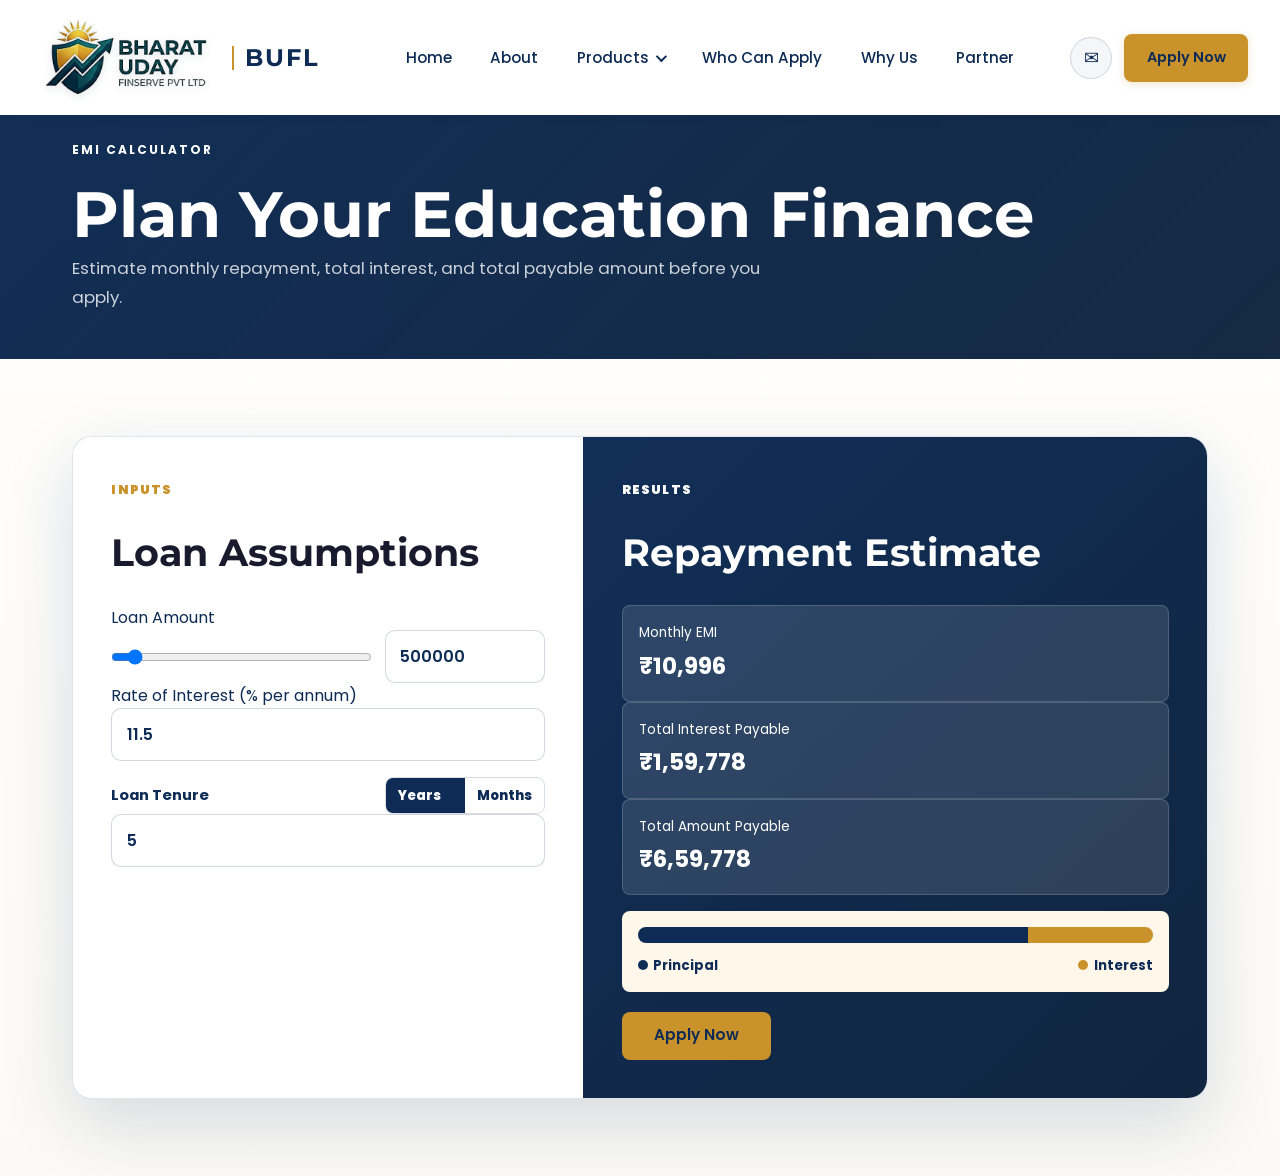
<file: emi-calculator.html>
<!DOCTYPE html>
<html lang="en">
<head>
    <meta charset="UTF-8">
    <meta name="viewport" content="width=device-width, initial-scale=1.0">
    <title>EMI Calculator &mdash; Bharat Uday Finserve Pvt. Ltd.</title>
    <link href="https://fonts.googleapis.com/css2?family=Poppins:wght@300;400;500;600;700&family=Montserrat:wght@600;700;800&display=swap" rel="stylesheet">
    <link rel="stylesheet" href="styles.css">
</head>
<body>
    <nav class="navbar scrolled" id="navbar">
        <div class="nav-container">
            <a href="index.html#home" class="nav-logo">
                <img src="logo-transparent.png" alt="Bharat Uday Finserve Pvt Ltd" class="logo-img" />
                <span class="logo-abbr">BUFL</span>
            </a>

            <ul class="nav-menu" id="navMenu">
                <li><a href="index.html#home" class="nav-link">Home</a></li>
                <li><a href="index.html#about" class="nav-link">About</a></li>
                <li class="nav-dropdown" id="loansNavItem">
                    <button class="nav-link nav-dropdown-toggle" id="loansDropdownToggle" type="button" aria-expanded="false" aria-haspopup="true" aria-controls="loansDropdown">
                        Products
                        <span class="dropdown-chevron" aria-hidden="true"></span>
                    </button>
                    <ul class="loans-dropdown" id="loansDropdown" aria-label="Product offerings">
                        <li><a href="loan-detail.html?product=edufinance" class="dropdown-link" data-product-key="edufinance">EduFinance</a></li>
                        <li><a href="loan-detail.html?product=microfinance" class="dropdown-link" data-product-key="microfinance">Microfinance</a></li>
                        <li><a href="loan-detail.html?product=healthcare" class="dropdown-link" data-product-key="healthcare">Healthcare Finance</a></li>
                        <li><a href="loan-detail.html?product=msme" class="dropdown-link" data-product-key="msme">MSME &amp; Enterprise Finance</a></li>
                        <li><a href="loan-detail.html?product=secured" class="dropdown-link" data-product-key="secured">Secured Credit</a></li>
                    </ul>
                </li>
                <li><a href="who-can-apply.html" class="nav-link">Who Can Apply</a></li>
                <li><a href="index.html#why-us" class="nav-link">Why Us</a></li>
                <li><a href="mailto:contact@bharatuday.in" class="nav-link">Partner</a></li>
                <li class="nav-menu-cta"><a href="loan-detail.html?product=edufinance#loan-application" class="btn btn-primary">Apply Now</a></li>
            </ul>

            <div class="nav-actions">
                <a href="mailto:contact@bharatuday.in" class="nav-contact-icon" aria-label="Email contact@bharatuday.in" title="contact@bharatuday.in">&#9993;</a>
                <a href="loan-detail.html?product=edufinance#loan-application" class="btn btn-primary nav-apply">Apply Now</a>
                <button class="hamburger" id="hamburger" aria-label="Open navigation menu" aria-expanded="false" aria-controls="navMenu">
                    <span></span>
                    <span></span>
                    <span></span>
                </button>
            </div>
        </div>
    </nav>
    <div class="nav-overlay" id="navOverlay" aria-hidden="true"></div>

    <main class="standalone-page emi-page">
        <section class="standalone-hero">
            <div class="container">
                <span class="section-label">EMI CALCULATOR</span>
                <h1>Plan Your Education Finance</h1>
                <p>Estimate monthly repayment, total interest, and total payable amount before you apply.</p>
            </div>
        </section>

        <section class="emi-standalone-section">
            <div class="container">
                <div class="emi-standalone-panel">
                    <div class="emi-standalone-inputs">
                        <span class="content-label">Inputs</span>
                        <h2>Loan Assumptions</h2>
                        <label for="loanAmount">Loan Amount</label>
                        <div class="range-row">
                            <input type="range" id="loanAmountRange" min="5000" max="8000000" step="5000" value="500000">
                            <input type="number" id="loanAmount" min="5000" max="8000000" step="5000" value="500000">
                        </div>

                        <label for="interestRate">Rate of Interest (% per annum)</label>
                        <input type="number" id="interestRate" min="1" max="36" step="0.1" value="11.5">

                        <div class="tenure-header">
                            <label for="loanTenure">Loan Tenure</label>
                            <div class="tenure-toggle" role="group" aria-label="Tenure unit">
                                <input type="radio" name="tenureUnit" id="tenureYears" value="years" checked>
                                <label for="tenureYears">Years</label>
                                <input type="radio" name="tenureUnit" id="tenureMonths" value="months">
                                <label for="tenureMonths">Months</label>
                            </div>
                        </div>
                        <input type="number" id="loanTenure" min="1" max="30" step="1" value="5">
                    </div>

                    <div class="emi-standalone-results" aria-live="polite">
                        <span class="content-label">Results</span>
                        <h2>Repayment Estimate</h2>
                        <div class="emi-result-card">
                            <span>Monthly EMI</span>
                            <strong id="monthlyEmi">&#8377;0</strong>
                        </div>
                        <div class="emi-result-card">
                            <span>Total Interest Payable</span>
                            <strong id="totalInterest">&#8377;0</strong>
                        </div>
                        <div class="emi-result-card">
                            <span>Total Amount Payable</span>
                            <strong id="totalPayable">&#8377;0</strong>
                        </div>
                        <div class="emi-split" aria-label="Principal and interest split">
                            <div class="emi-split-bar">
                                <span class="principal-bar" id="principalBar"></span>
                                <span class="interest-bar" id="interestBar"></span>
                            </div>
                            <div class="emi-split-legend">
                                <span><i class="legend-principal"></i>Principal</span>
                                <span><i class="legend-interest"></i>Interest</span>
                            </div>
                        </div>
                        <a href="loan-detail.html?product=school-improvement#loan-application" class="btn btn-primary">Apply Now</a>
                    </div>
                </div>
            </div>
        </section>
    </main>

    <script src="script.js"></script>
</body>
</html>
</file>
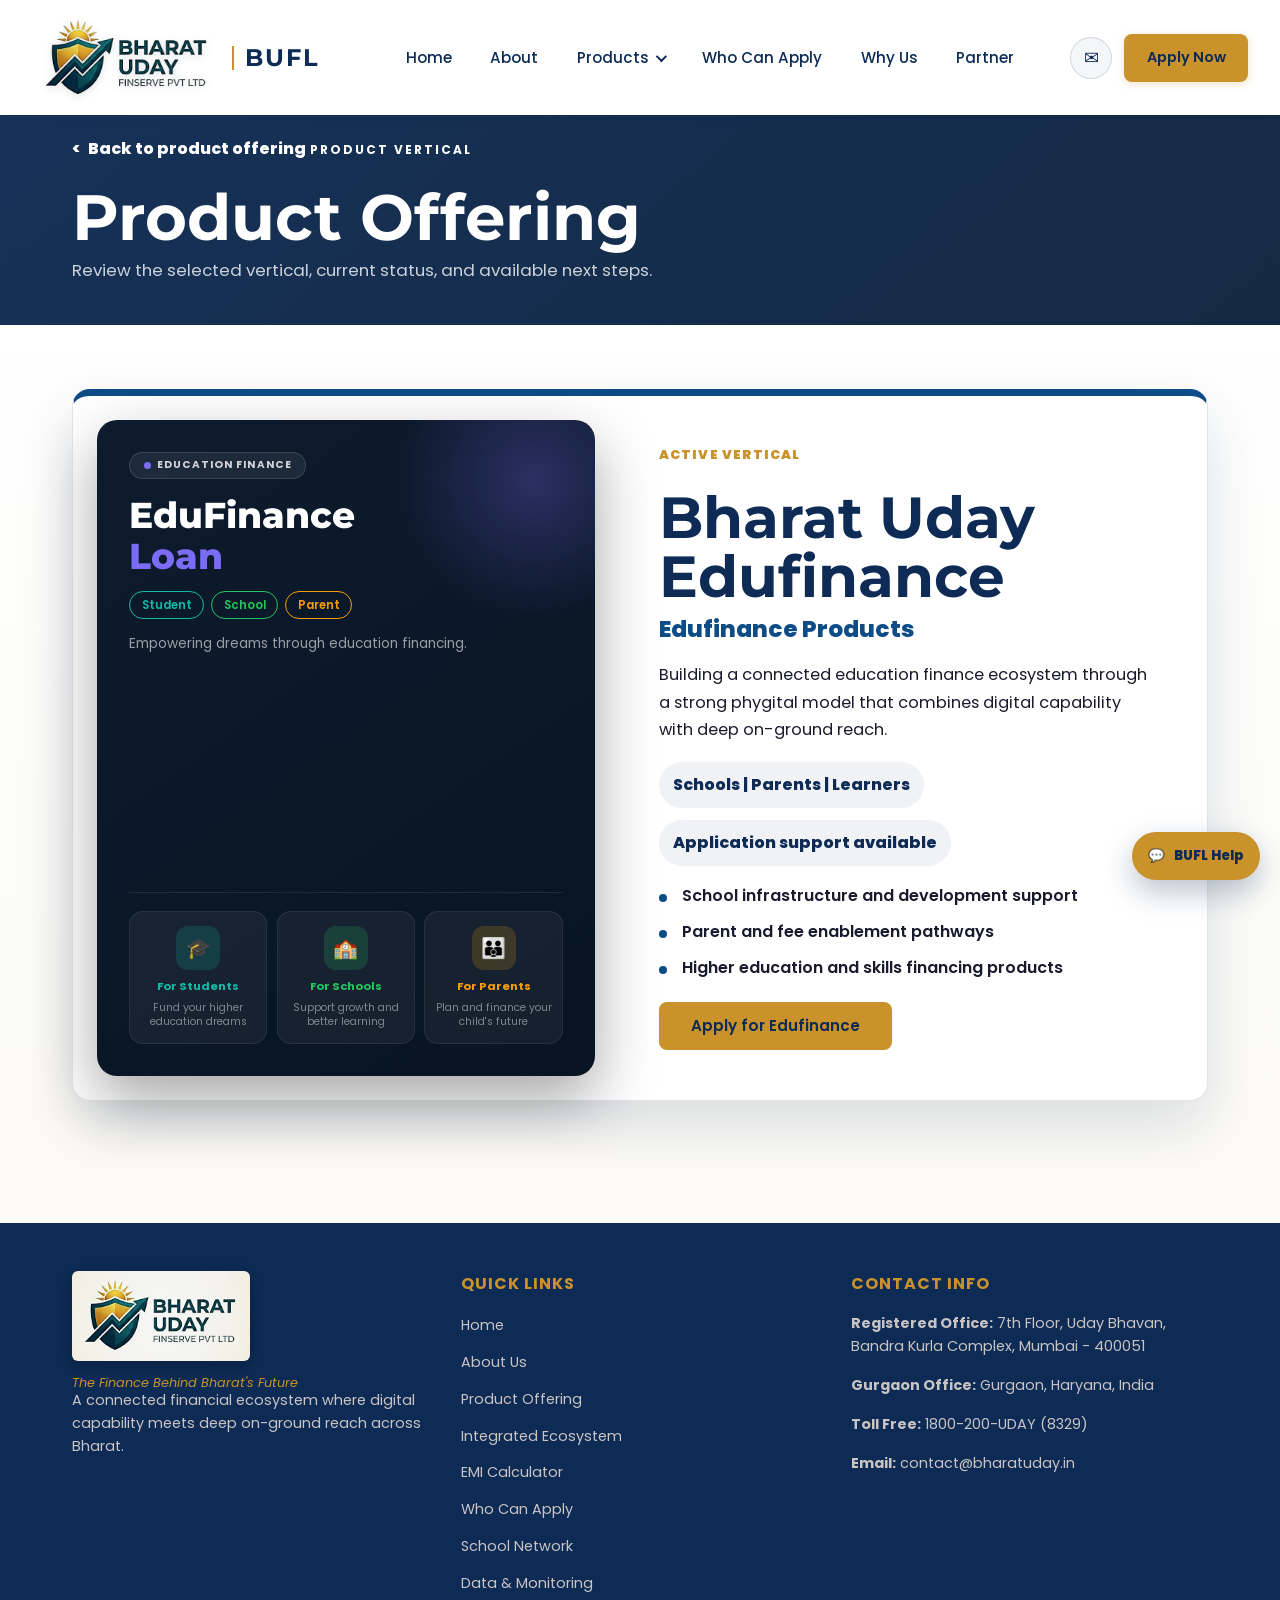
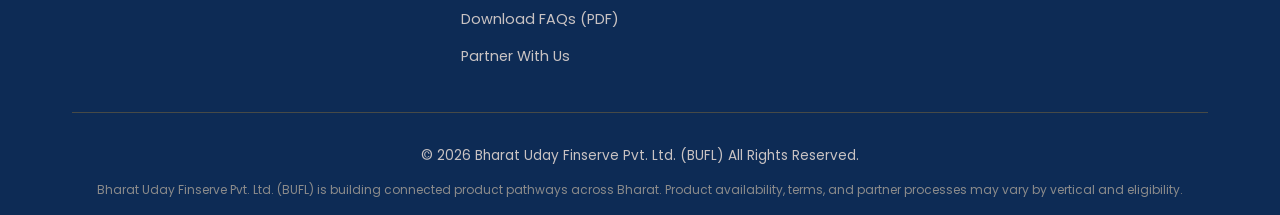
<file: loan-detail.html>
<!DOCTYPE html>
<html lang="en">
<head>
    <meta charset="UTF-8">
    <meta name="viewport" content="width=device-width, initial-scale=1.0">
    <title>Product Offering &mdash; Bharat Uday Finserve Pvt. Ltd.</title>
    <link href="https://fonts.googleapis.com/css2?family=Poppins:wght@300;400;500;600;700&family=Montserrat:wght@600;700;800&display=swap" rel="stylesheet">
    <link rel="stylesheet" href="styles.css">
</head>
<body>
    <nav class="navbar scrolled" id="navbar">
        <div class="nav-container">
            <a href="index.html#home" class="nav-logo">
                <img src="logo-transparent.png" alt="Bharat Uday Finserve Pvt Ltd" class="logo-img" />
                <span class="logo-abbr">BUFL</span>
            </a>

            <ul class="nav-menu" id="navMenu">
                <li><a href="index.html#home" class="nav-link">Home</a></li>
                <li><a href="index.html#about" class="nav-link">About</a></li>
                <li class="nav-dropdown" id="loansNavItem">
                    <button class="nav-link nav-dropdown-toggle active" id="loansDropdownToggle" type="button" aria-expanded="false" aria-haspopup="true" aria-controls="loansDropdown">
                        Products
                        <span class="dropdown-chevron" aria-hidden="true"></span>
                    </button>
                    <ul class="loans-dropdown" id="loansDropdown" aria-label="Product offerings">
                        <li><a href="loan-detail.html?product=edufinance" class="dropdown-link" data-product-key="edufinance">EduFinance</a></li>
                        <li><a href="loan-detail.html?product=microfinance" class="dropdown-link" data-product-key="microfinance">Microfinance</a></li>
                        <li><a href="loan-detail.html?product=healthcare" class="dropdown-link" data-product-key="healthcare">Healthcare Finance</a></li>
                        <li><a href="loan-detail.html?product=msme" class="dropdown-link" data-product-key="msme">MSME &amp; Enterprise Finance</a></li>
                        <li><a href="loan-detail.html?product=secured" class="dropdown-link" data-product-key="secured">Secured Credit</a></li>
                    </ul>
                </li>
                <li><a href="who-can-apply.html" class="nav-link">Who Can Apply</a></li>
                <li><a href="index.html#why-us" class="nav-link">Why Us</a></li>
                <li><a href="mailto:contact@bharatuday.in" class="nav-link">Partner</a></li>
                <li class="nav-menu-cta"><a href="#loan-application" class="btn btn-primary" data-apply-loan="School Loan">Apply Now</a></li>
            </ul>

            <div class="nav-actions">
                <a href="mailto:contact@bharatuday.in" class="nav-contact-icon" aria-label="Email contact@bharatuday.in" title="contact@bharatuday.in">&#9993;</a>
                <a href="#loan-application" class="btn btn-primary nav-apply" data-apply-loan="School Loan">Apply Now</a>
                <button class="hamburger" id="hamburger" aria-label="Open navigation menu" aria-expanded="false" aria-controls="navMenu">
                    <span></span>
                    <span></span>
                    <span></span>
                </button>
            </div>
        </div>
    </nav>
    <div class="nav-overlay" id="navOverlay" aria-hidden="true"></div>

    <main class="loan-detail-page">
        <section class="loan-detail-hero">
            <div class="container">
                <a class="detail-back-link" href="index.html#products">Back to product offering</a>
                <span class="section-label">PRODUCT VERTICAL</span>
                <h1>Product Offering</h1>
                <p>Review the selected vertical, current status, and available next steps.</p>
            </div>
        </section>

        <section class="loan-hub loan-detail-main" id="products">
            <div class="container">
                <article class="product-detail-view product-card-blue" id="product-detail" data-product-detail data-product-key="edufinance">

                    <div class="product-detail-media">
                        <div class="product-hero-card" id="productHeroCard">
                            <span class="product-hero-badge">
                                <span class="product-hero-badge-dot"></span>
                                <span id="productHeroBadgeText">EDUCATION FINANCE</span>
                            </span>
                            <div class="product-hero-title">
                                <span id="productHeroTitleMain">EduFinance</span>
                                <span class="product-hero-title-accent" id="productHeroTitleAccent">Loan</span>
                            </div>
                            <div class="product-hero-tags" id="productHeroTags">
                                <span class="product-hero-tag pht-teal">Student</span>
                                <span class="product-hero-tag pht-green">School</span>
                                <span class="product-hero-tag pht-amber">Parent</span>
                            </div>
                            <p class="product-hero-desc" id="productHeroDesc">Empowering dreams through education financing.</p>
                            <hr class="product-hero-rule">
                            <div class="product-hero-subcards" id="productHeroSubcards">
                                <div class="product-hero-subcard">
                                    <div class="product-hero-subcard-icon phsi-teal">&#127891;</div>
                                    <span class="product-hero-subcard-title phst-teal">For Students</span>
                                    <p>Fund your higher education dreams</p>
                                </div>
                                <div class="product-hero-subcard">
                                    <div class="product-hero-subcard-icon phsi-green">&#127979;</div>
                                    <span class="product-hero-subcard-title phst-green">For Schools</span>
                                    <p>Support growth and better learning</p>
                                </div>
                                <div class="product-hero-subcard">
                                    <div class="product-hero-subcard-icon phsi-amber">&#128106;</div>
                                    <span class="product-hero-subcard-title phst-amber">For Parents</span>
                                    <p>Plan and finance your child's future</p>
                                </div>
                            </div>
                        </div>
                    </div>

                    <div class="product-detail-copy">
                        <span class="content-label" id="productDetailStatus">Applications open</span>
                        <h3 id="productDetailTitle">Bharat Uday Edufinance</h3>
                        <p class="product-detail-subtitle" id="productDetailSubtitle">Edufinance Products</p>
                        <p class="product-detail-for" id="productDetailFor">Expanding access to quality learning through a phygital approach.</p>
                        <div class="product-detail-meta">
                            <span id="productDetailAmount">Schools | Parents | Learners</span>
                            <span id="productDetailTimeline">Application support available</span>
                        </div>
                        <ul class="product-detail-list" id="productDetailList">
                            <li>School infrastructure and development support</li>
                            <li>Parent and fee enablement pathways</li>
                            <li>Higher education and skills financing products</li>
                        </ul>
                        <div class="product-detail-actions">
                            <a href="#loan-application" class="btn btn-primary" id="productApplyButton" data-apply-loan="School Loan">Apply for Edufinance</a>
                            <a href="emi-calculator.html" class="btn btn-secondary product-inner-link">EMI Calculator</a>
                            <a href="who-can-apply.html" class="btn btn-secondary product-inner-link">Who Can Apply</a>
                        </div>
                    </div>
                </article>

                <section class="loan-application" id="loan-application" aria-labelledby="loanApplicationTitle" hidden>
                    <div class="application-intro">
                        <span class="section-label">APPLICATION FORM</span>
                        <h2 class="section-title" id="loanApplicationTitle">Unified Loan Application</h2>
                        <p>Use one form for School Loan, College Loan, and Course Loan requests. The fields update based on the selected loan type.</p>
                    </div>

                    <form class="application-form" id="loanApplicationForm" action="https://formsubmit.co/info@bharatudayfinserve.in" method="POST" target="applicationSubmitFrame">
                        <input type="text" name="_honey" tabindex="-1" autocomplete="off" class="form-honeypot" aria-hidden="true">
                        <input type="hidden" name="_captcha" value="false">
                        <input type="hidden" name="_template" value="table">
                        <input type="hidden" name="_subject" id="applicationSubmitSubject" value="BUFL Loan Application">
                        <input type="hidden" name="email" id="applicationReplyEmail">
                        <div class="form-grid">
                            <label class="form-field form-field-wide" for="applicationLoanType">
                                <span>Loan Type</span>
                                <select id="applicationLoanType" name="Loan Type" required>
                                    <option value="School Loan">School Loan</option>
                                    <option value="College Loan">College Loan</option>
                                    <option value="Course Loan">Course Loan</option>
                                </select>
                            </label>

                            <label class="form-field" for="applicantName">
                                <span>Applicant Name</span>
                                <input id="applicantName" name="Applicant Name" type="text" autocomplete="name" required>
                            </label>

                            <label class="form-field" for="applicantPhone">
                                <span>Phone Number</span>
                                <input id="applicantPhone" name="Phone Number" type="tel" inputmode="numeric" pattern="[0-9]{10}" maxlength="10" autocomplete="tel" title="Enter a valid 10-digit mobile number" required>
                            </label>

                            <label class="form-field form-field-wide" for="applicantEmail">
                                <span>Email ID</span>
                                <input id="applicantEmail" name="Email ID" type="email" autocomplete="email" required>
                            </label>
                        </div>

                        <div class="form-grid form-dynamic-fields" id="applicationDynamicFields"></div>

                        <label class="form-field form-field-wide" for="applicationMessage">
                            <span>Additional Details</span>
                            <textarea id="applicationMessage" name="Additional Details" rows="4" placeholder="Share location, institution, timing, or any detail our team should know."></textarea>
                        </label>

                        <div class="form-actions">
                            <button class="btn btn-primary" type="submit">Submit Form</button>
                            <span class="form-submit-status" id="applicationSubmitStatus" role="status" aria-live="polite"></span>
                        </div>
                    </form>
                    <iframe class="form-submit-frame" name="applicationSubmitFrame" id="applicationSubmitFrame" title="Application submission status"></iframe>
                </section>
            </div>
        </section>
    </main>

    <footer class="footer">
        <div class="container">
            <div class="footer-content">
                <div class="footer-col">
                    <div class="footer-logo">
                        <img src="logo.png" alt="Bharat Uday Finserve Pvt Ltd" class="footer-logo-img" />
                    </div>
                    <div class="footer-tagline">The Finance Behind Bharat's Future</div>
                    <p class="footer-description">A connected financial ecosystem where digital capability meets deep on-ground reach across Bharat.</p>
                </div>

                <div class="footer-col">
                    <h4>Quick Links</h4>
                    <ul>
                        <li><a href="index.html#home">Home</a></li>
                        <li><a href="index.html#about">About Us</a></li>
                        <li><a href="index.html#products">Product Offering</a></li>
                        <li><a href="index.html#integrated-ecosystem">Integrated Ecosystem</a></li>
                        <li><a href="emi-calculator.html">EMI Calculator</a></li>
                        <li><a href="who-can-apply.html">Who Can Apply</a></li>
                        <li><a href="index.html#school-network">School Network</a></li>
                        <li><a href="index.html#data-monitoring">Data &amp; Monitoring</a></li>
                        <li><a href="assets/faqs-bufl.pdf" download>Download FAQs (PDF)</a></li>
                        <li><a href="mailto:contact@bharatuday.in">Partner With Us</a></li>
                    </ul>
                </div>

                <div class="footer-col">
                    <h4>Contact Info</h4>
                    <p><strong>Registered Office:</strong> 7th Floor, Uday Bhavan, Bandra Kurla Complex, Mumbai - 400051</p>
                    <p><strong>Gurgaon Office:</strong> Gurgaon, Haryana, India</p>
                    <p><strong>Toll Free:</strong> 1800-200-UDAY (8329)</p>
                    <p><strong>Email:</strong> contact@bharatuday.in</p>
                </div>
            </div>

            <div class="footer-divider"></div>

            <div class="footer-bottom">
                <p class="footer-copyright">&copy; 2026 Bharat Uday Finserve Pvt. Ltd. (BUFL) All Rights Reserved.</p>
                <p class="footer-disclaimer">Bharat Uday Finserve Pvt. Ltd. (BUFL) is building connected product pathways across Bharat. Product availability, terms, and partner processes may vary by vertical and eligibility.</p>
            </div>
        </div>
    </footer>

    <div class="chatbot-widget" id="chatbotWidget">
        <button class="chatbot-toggle" id="chatbotToggle" type="button" aria-expanded="false" aria-controls="chatbotWindow">
            <span class="chatbot-toggle-icon" aria-hidden="true">&#128172;</span>
            <span>BUFL Help</span>
        </button>
        <section class="chatbot-window" id="chatbotWindow" aria-hidden="true" aria-label="BUFL help chatbot">
            <div class="chatbot-header">
                <div>
                    <strong>BUFL Help</strong>
                    <span>Quick answers, no typing needed</span>
                </div>
                <button class="chatbot-close" id="chatbotClose" type="button" aria-label="Close chat">&times;</button>
            </div>
            <div class="chatbot-messages" id="chatbotMessages"></div>
            <div class="chatbot-replies" id="chatbotReplies"></div>
        </section>
    </div>

    <script src="script.js"></script>
</body>
</html>
</file>
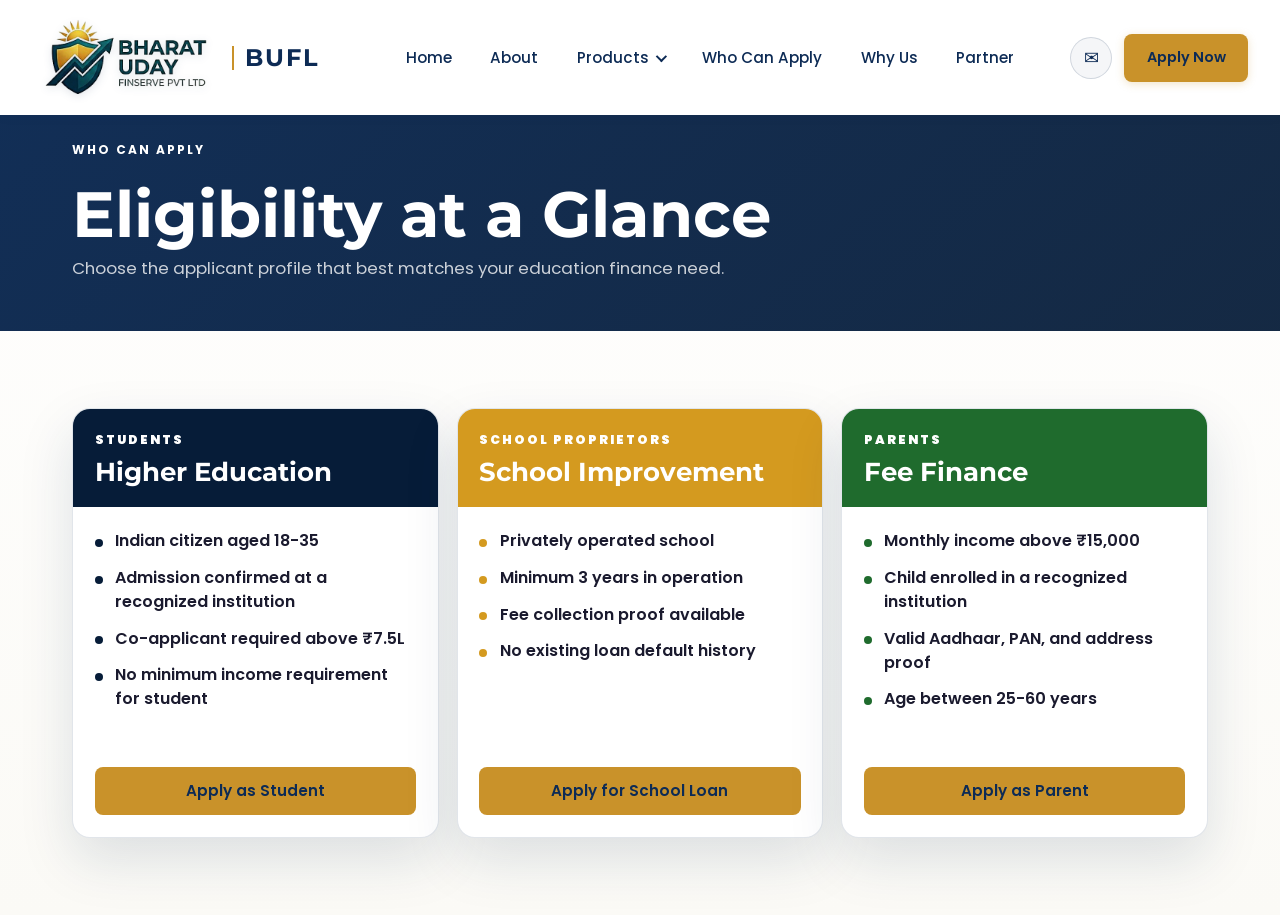
<file: who-can-apply.html>
<!DOCTYPE html>
<html lang="en">
<head>
    <meta charset="UTF-8">
    <meta name="viewport" content="width=device-width, initial-scale=1.0">
    <title>Who Can Apply &mdash; Bharat Uday Finserve Pvt. Ltd.</title>
    <link href="https://fonts.googleapis.com/css2?family=Poppins:wght@300;400;500;600;700&family=Montserrat:wght@600;700;800&display=swap" rel="stylesheet">
    <link rel="stylesheet" href="styles.css">
</head>
<body>
    <nav class="navbar scrolled" id="navbar">
        <div class="nav-container">
            <a href="index.html#home" class="nav-logo">
                <img src="logo-transparent.png" alt="Bharat Uday Finserve Pvt Ltd" class="logo-img" />
                <span class="logo-abbr">BUFL</span>
            </a>

            <ul class="nav-menu" id="navMenu">
                <li><a href="index.html#home" class="nav-link">Home</a></li>
                <li><a href="index.html#about" class="nav-link">About</a></li>
                <li class="nav-dropdown" id="loansNavItem">
                    <button class="nav-link nav-dropdown-toggle" id="loansDropdownToggle" type="button" aria-expanded="false" aria-haspopup="true" aria-controls="loansDropdown">
                        Products
                        <span class="dropdown-chevron" aria-hidden="true"></span>
                    </button>
                    <ul class="loans-dropdown" id="loansDropdown" aria-label="Product offerings">
                        <li><a href="loan-detail.html?product=edufinance" class="dropdown-link" data-product-key="edufinance">EduFinance</a></li>
                        <li><a href="loan-detail.html?product=microfinance" class="dropdown-link" data-product-key="microfinance">Microfinance</a></li>
                        <li><a href="loan-detail.html?product=healthcare" class="dropdown-link" data-product-key="healthcare">Healthcare Finance</a></li>
                        <li><a href="loan-detail.html?product=msme" class="dropdown-link" data-product-key="msme">MSME &amp; Enterprise Finance</a></li>
                        <li><a href="loan-detail.html?product=secured" class="dropdown-link" data-product-key="secured">Secured Credit</a></li>
                    </ul>
                </li>
                <li><a href="who-can-apply.html" class="nav-link active">Who Can Apply</a></li>
                <li><a href="index.html#why-us" class="nav-link">Why Us</a></li>
                <li><a href="mailto:contact@bharatuday.in" class="nav-link">Partner</a></li>
                <li class="nav-menu-cta"><a href="loan-detail.html?product=edufinance#loan-application" class="btn btn-primary">Apply Now</a></li>
            </ul>

            <div class="nav-actions">
                <a href="mailto:contact@bharatuday.in" class="nav-contact-icon" aria-label="Email contact@bharatuday.in" title="contact@bharatuday.in">&#9993;</a>
                <a href="loan-detail.html?product=edufinance#loan-application" class="btn btn-primary nav-apply">Apply Now</a>
                <button class="hamburger" id="hamburger" aria-label="Open navigation menu" aria-expanded="false" aria-controls="navMenu">
                    <span></span>
                    <span></span>
                    <span></span>
                </button>
            </div>
        </div>
    </nav>
    <div class="nav-overlay" id="navOverlay" aria-hidden="true"></div>

    <main class="standalone-page apply-page">
        <section class="standalone-hero">
            <div class="container">
                <span class="section-label">WHO CAN APPLY</span>
                <h1>Eligibility at a Glance</h1>
                <p>Choose the applicant profile that best matches your education finance need.</p>
            </div>
        </section>

        <section class="apply-eligibility-section">
            <div class="container">
                <div class="apply-card-grid">
                    <article class="apply-card apply-card-navy">
                        <div class="apply-card-top">
                            <span>Students</span>
                            <strong>Higher Education</strong>
                        </div>
                        <ul>
                            <li>Indian citizen aged 18-35</li>
                            <li>Admission confirmed at a recognized institution</li>
                            <li>Co-applicant required above &#8377;7.5L</li>
                            <li>No minimum income requirement for student</li>
                        </ul>
                        <a href="loan-detail.html?product=student#loan-application" class="btn btn-primary">Apply as Student</a>
                    </article>

                    <article class="apply-card apply-card-gold">
                        <div class="apply-card-top">
                            <span>School Proprietors</span>
                            <strong>School Improvement</strong>
                        </div>
                        <ul>
                            <li>Privately operated school</li>
                            <li>Minimum 3 years in operation</li>
                            <li>Fee collection proof available</li>
                            <li>No existing loan default history</li>
                        </ul>
                        <a href="loan-detail.html?product=school-improvement#loan-application" class="btn btn-primary">Apply for School Loan</a>
                    </article>

                    <article class="apply-card apply-card-green">
                        <div class="apply-card-top">
                            <span>Parents</span>
                            <strong>Fee Finance</strong>
                        </div>
                        <ul>
                            <li>Monthly income above &#8377;15,000</li>
                            <li>Child enrolled in a recognized institution</li>
                            <li>Valid Aadhaar, PAN, and address proof</li>
                            <li>Age between 25-60 years</li>
                        </ul>
                        <a href="loan-detail.html?product=school-fee#loan-application" class="btn btn-primary">Apply as Parent</a>
                    </article>
                </div>
            </div>
        </section>
    </main>

    <script src="script.js"></script>
</body>
</html>
</file>
<file: styles.css>
/* ===========================
   CSS Variables & Reset
   =========================== */
:root {
    /* Brand Colors */
    --color-primary: #0D2B55;
    --color-accent: #C9922A;
    --color-light-gold: #F4C366;
    --color-bg-cream: #FAFAF7;
    --color-text-dark: #1A1A2E;
    --color-text-light: #6B7280;
    --color-white: #FFFFFF;
    --color-navy-light: #1a3a52;

    /* Fonts */
    --font-body: 'Poppins', sans-serif;
    --font-heading: 'Montserrat', 'Poppins', sans-serif;
    /* Brand Green */
    --color-green: #1B6B3A;
    --color-green-light: #25924F;

    /* Spacing */
    --spacing-unit: 1rem;
}

*,
*::before,
*::after {
    margin: 0;
    padding: 0;
    box-sizing: border-box;
}

html {
    scroll-behavior: smooth;
    overflow-x: hidden;
    -webkit-text-size-adjust: 100%;
}

body {
    font-family: var(--font-body);
    color: var(--color-text-dark);
    background-color: var(--color-bg-cream);
    line-height: 1.6;
    overflow-x: hidden;
    max-width: 100vw;
    min-height: 100vh;
}

body.menu-open {
    overflow: hidden;
}

img, svg, video {
    max-width: 100%;
    height: auto;
    display: block;
}

button {
    font-family: inherit;
    background: none;
    border: none;
    cursor: pointer;
    color: inherit;
}

a {
    color: inherit;
}

/* ===========================
   Container & General
   =========================== */
.container {
    max-width: 1200px;
    margin: 0 auto;
    padding: 0 2rem;
}

section {
    padding: 5rem 0;
}

.section-header {
    text-align: center;
    margin-bottom: 4rem;
    animation: fadeInUp 0.8s ease-out;
}

.section-label {
    display: inline-block;
    font-size: 0.75rem;
    font-weight: 700;
    letter-spacing: 2px;
    text-transform: uppercase;
    color: var(--color-accent);
    margin-bottom: 1rem;
}

.section-title {
    font-family: var(--font-heading);
    font-size: 2.5rem;
    font-weight: 700;
    color: var(--color-primary);
    margin-bottom: 1rem;
}

.section-subtitle {
    font-size: 1.1rem;
    color: var(--color-text-light);
    max-width: 600px;
    margin: 0 auto;
}

/* ===========================
   Animations
   =========================== */
@keyframes fadeInUp {
    from {
        opacity: 0;
        transform: translateY(30px);
    }
    to {
        opacity: 1;
        transform: translateY(0);
    }
}

@keyframes slideInLeft {
    from {
        opacity: 0;
        transform: translateX(-30px);
    }
    to {
        opacity: 1;
        transform: translateX(0);
    }
}

@keyframes slideInRight {
    from {
        opacity: 0;
        transform: translateX(30px);
    }
    to {
        opacity: 1;
        transform: translateX(0);
    }
}

@keyframes countUp {
    from {
        opacity: 0;
    }
    to {
        opacity: 1;
    }
}

@keyframes marquee {
    0% {
        transform: translateX(0);
    }
    100% {
        transform: translateX(-50%);
    }
}

@keyframes bounce {
    0%, 100% {
        transform: scale(1.15) rotate(5deg);
    }
    50% {
        transform: scale(1.25) rotate(-5deg);
    }
}

/* ===========================
   Navigation Bar
   =========================== */
/* ===========================
   Navbar — Sticky Header
   =========================== */
.navbar {
    position: fixed;
    top: 0;
    left: 0;
    width: 100%;
    z-index: 9999;
    background-color: var(--color-white);
    padding: 0.6rem 0;
    box-shadow: 0 2px 10px rgba(13, 43, 85, 0.06);
    transition: padding 0.3s ease, box-shadow 0.3s ease;
    overflow: visible;
}

.navbar.scrolled {
    padding: 0.4rem 0;
    box-shadow: 0 4px 18px rgba(13, 43, 85, 0.1);
    border-bottom: 2px solid var(--color-accent);
}

/* Ensure dropdown always looks the same on all pages and navbar states */
.navbar .loans-dropdown,
.navbar.scrolled .loans-dropdown {
    position: absolute !important;
    top: calc(100% + 0.7rem) !important;
    left: 0 !important;
    min-width: 270px !important;
    list-style: none !important;
    padding: 0.55rem !important;
    background: #FFFFFF !important;
    border: 1px solid rgba(13, 43, 85, 0.1) !important;
    border-top: 3px solid #C9922A !important;
    border-radius: 8px !important;
    box-shadow: 0 18px 40px rgba(13, 43, 85, 0.16) !important;
    z-index: 10000 !important;
}

.navbar .nav-dropdown,
.navbar.scrolled .nav-dropdown {
    position: relative !important;
    isolation: isolate !important;
    z-index: 9999 !important;
}

.nav-container {
    max-width: 1400px;
    margin: 0 auto;
    padding: 0 2rem;
    display: flex;
    justify-content: space-between;
    align-items: center;
    gap: 1.5rem;
    overflow: visible;
}

.nav-logo {
    display: flex;
    align-items: center;
    cursor: pointer;
    text-decoration: none;
    flex-shrink: 0;
}

.logo-img {
    height: 96px;
    width: auto;
    display: block;
    object-fit: contain;
    transition: height 0.3s ease;
    filter: drop-shadow(0 2px 4px rgba(13, 43, 85, 0.12));
}

.navbar.scrolled .logo-img {
    height: 72px;
}

.logo-abbr {
    font-family: var(--font-heading);
    font-size: 1.5rem;
    font-weight: 700;
    color: var(--color-primary);
    letter-spacing: 2px;
    margin-left: 0.65rem;
    padding-left: 0.65rem;
    border-left: 2px solid var(--color-accent);
    line-height: 1;
    white-space: nowrap;
}

/* Nav menu (desktop horizontal) */
.nav-menu {
    display: flex;
    list-style: none;
    align-items: center;
    gap: 0.4rem;
    margin: 0;
    flex: 1;
    justify-content: flex-end;
    padding-right: 1rem;
    overflow: visible;
}

.nav-menu-cta {
    display: none; /* only visible inside the mobile drawer */
}

.nav-link {
    text-decoration: none;
    color: var(--color-primary);
    font-weight: 500;
    font-size: 0.95rem;
    padding: 0.55rem 1rem;
    border-radius: 8px;
    position: relative;
    transition: color 0.25s ease, background-color 0.25s ease;
    white-space: nowrap;
}

.nav-link:hover {
    color: var(--color-accent);
    background-color: rgba(201, 146, 42, 0.08);
}

.nav-link.active {
    color: var(--color-accent);
    background-color: rgba(201, 146, 42, 0.12);
    font-weight: 600;
}

.nav-link.active::before {
    content: '';
    position: absolute;
    bottom: 4px;
    left: 1rem;
    right: 1rem;
    height: 2px;
    background-color: var(--color-accent);
    border-radius: 2px;
}

.nav-link-highlight {
    color: var(--color-primary);
    background: linear-gradient(135deg, rgba(244, 195, 102, 0.42), rgba(201, 146, 42, 0.2));
    border: 1px solid rgba(201, 146, 42, 0.34);
    font-weight: 700;
    box-shadow: 0 6px 16px rgba(201, 146, 42, 0.16);
}

.nav-link-highlight:hover,
.nav-link-highlight.active {
    color: var(--color-primary);
    background: var(--color-accent);
    box-shadow: 0 8px 20px rgba(201, 146, 42, 0.28);
}

.nav-link-highlight::after {
    content: '';
    position: absolute;
    top: 0.42rem;
    right: 0.42rem;
    width: 7px;
    height: 7px;
    border-radius: 50%;
    background: var(--color-green-pillar);
    box-shadow: 0 0 0 4px rgba(31, 107, 45, 0.12);
}

/* Nav actions (Apply Now + hamburger) */
.nav-actions {
    display: flex;
    align-items: center;
    gap: 0.75rem;
    flex-shrink: 0;
}

.nav-apply {
    padding: 0.65rem 1.4rem !important;
    font-size: 0.9rem !important;
    min-height: 42px;
    display: inline-flex;
    align-items: center;
    box-shadow: 0 2px 8px rgba(201, 146, 42, 0.25);
}

.nav-contact-icon {
    width: 42px;
    height: 42px;
    border-radius: 50%;
    border: 1px solid rgba(13, 43, 85, 0.16);
    display: inline-flex;
    align-items: center;
    justify-content: center;
    text-decoration: none;
    color: var(--color-primary);
    background: rgba(13, 43, 85, 0.04);
    font-size: 1.1rem;
    transition: background-color 0.25s ease, color 0.25s ease, transform 0.25s ease;
}

.nav-contact-icon:hover,
.nav-contact-icon:focus {
    background: var(--color-primary);
    color: var(--color-white);
    transform: translateY(-2px);
    outline: none;
}

/* Hamburger Button */
.hamburger {
    display: none;
    flex-direction: column;
    justify-content: center;
    align-items: center;
    gap: 5px;
    width: 44px;
    height: 44px;
    border-radius: 8px;
    transition: background-color 0.25s ease;
    position: relative;
    z-index: 1001;
}

.hamburger:hover {
    background-color: rgba(13, 43, 85, 0.06);
}

.hamburger span {
    width: 24px;
    height: 2.5px;
    background-color: var(--color-primary);
    border-radius: 2px;
    transition: transform 0.3s ease, opacity 0.3s ease;
    display: block;
}

.hamburger.active span:nth-child(1) {
    transform: translateY(7.5px) rotate(45deg);
}

.hamburger.active span:nth-child(2) {
    opacity: 0;
}

.hamburger.active span:nth-child(3) {
    transform: translateY(-7.5px) rotate(-45deg);
}

/* Mobile drawer overlay */
.nav-overlay {
    position: fixed;
    inset: 0;
    background-color: rgba(13, 43, 85, 0.45);
    opacity: 0;
    visibility: hidden;
    transition: opacity 0.3s ease, visibility 0.3s ease;
    z-index: 9998;
}

.nav-overlay.active {
    opacity: 1;
    visibility: visible;
}

/* ===========================
   Hero Section
   =========================== */
.hero {
    position: relative;
    min-height: calc(100vh - 95px);
    display: flex;
    align-items: center;
    justify-content: center;
    text-align: center;
    margin-top: 95px;
    overflow: hidden;
    background-color: var(--color-primary);
}

.hero-background {
    position: absolute;
    top: 0;
    left: 0;
    width: 100%;
    height: 100%;
    background: repeating-linear-gradient(
        45deg,
        transparent,
        transparent 100px,
        rgba(201, 146, 42, 0.05) 100px,
        rgba(201, 146, 42, 0.05) 200px
    );
    z-index: 1;
}

.hero-content {
    position: relative;
    z-index: 10;
    max-width: 1000px;
    padding: 2rem;
}

.hero-headline {
    font-family: var(--font-heading);
    font-size: 3.5rem;
    font-weight: 700;
    color: var(--color-white);
    margin-bottom: 1.5rem;
    line-height: 1.2;
    animation: fadeInUp 0.8s ease-out 0.2s backwards;
}

.hero-subheadline {
    font-size: 1.3rem;
    color: #c9c3c3;
    margin-bottom: 1rem;
    max-width: 800px;
    margin-left: auto;
    margin-right: auto;
    animation: fadeInUp 0.8s ease-out 0.4s backwards;
}

.hero-tagline {
    color: var(--color-light-gold);
    font-size: clamp(1.05rem, 2vw, 1.35rem);
    font-weight: 700;
    margin: -0.6rem auto 1.35rem;
    animation: fadeInUp 0.8s ease-out 0.3s backwards;
}

.hero-support-line {
    color: rgba(255, 255, 255, 0.9);
    font-size: 1rem;
    font-style: italic;
    font-weight: 600;
    margin: 0 auto 2rem;
    animation: fadeInUp 0.8s ease-out 0.5s backwards;
}

.hero-buttons {
    display: none;
}

.btn {
    padding: 0.9rem 2rem;
    border: none;
    border-radius: 30px;
    font-size: 1rem;
    font-weight: 600;
    cursor: pointer;
    transition: all 0.3s ease;
    text-decoration: none;
    display: inline-flex;
    align-items: center;
    justify-content: center;
    min-height: 44px;
    line-height: 1.2;
    white-space: nowrap;
}

.btn-primary {
    background-color: var(--color-accent);
    color: var(--color-primary);
}

.btn-primary:hover {
    background-color: var(--color-light-gold);
    box-shadow: 0 6px 20px rgba(201, 146, 42, 0.4);
    transform: translateY(-3px);
}

.btn-secondary {
    background-color: transparent;
    color: var(--color-white);
    border: 2px solid var(--color-white);
}

.btn-secondary:hover {
    background-color: var(--color-white);
    color: var(--color-primary);
    box-shadow: 0 6px 20px rgba(255, 255, 255, 0.3);
    transform: translateY(-3px);
}

.hero-stats {
    display: none;
}

.stat-card {
    background: rgba(255, 255, 255, 0.1);
    padding: 2rem 1.5rem;
    border-radius: 12px;
    backdrop-filter: blur(10px);
    border: 1px solid rgba(201, 146, 42, 0.3);
}

.stat-number {
    font-family: var(--font-heading);
    font-size: 2.5rem;
    font-weight: 700;
    color: var(--color-accent);
    margin-bottom: 0.5rem;
}

.stat-label {
    font-size: 0.95rem;
    color: var(--color-white);
    font-weight: 500;
}

/* ===========================
   Marquee Bar
   =========================== */
.marquee-bar {
    background-color: var(--color-accent);
    padding: 0.8rem 0;
    overflow: hidden;
}

.marquee-content {
    display: flex;
    animation: marquee 20s linear infinite;
    white-space: nowrap;
    font-size: 0.85rem;
    font-weight: 700;
    color: var(--color-primary);
    letter-spacing: 0.5px;
}

/* ===========================
   About Section
   =========================== */
.about {
    background-color: var(--color-bg-cream);
    padding: clamp(3.5rem, 6vw, 5.5rem) 0;
}

.about-content {
    display: grid;
    grid-template-columns: 1fr;
    gap: 4rem;
    align-items: start;
}

.about-left {
    animation: slideInLeft 0.8s ease-out;
}

.about-left p {
    font-size: 1rem;
    color: var(--color-text-light);
    line-height: 1.8;
    margin-bottom: 1.5rem;
    text-align: justify;
}

.about-left p strong {
    color: var(--color-primary);
}

.about-right {
    animation: slideInRight 0.8s ease-out;
}

.info-card {
    background: var(--color-white);
    border-left: 4px solid var(--color-primary);
    border-top: 3px solid var(--color-accent);
    padding: 2rem;
    border-radius: 8px;
    box-shadow: 0 2px 8px rgba(0, 0, 0, 0.05);
}

.info-card-title {
    font-size: 1.2rem;
    font-weight: 700;
    color: var(--color-primary);
    margin-bottom: 1.5rem;
}

.info-item {
    display: flex;
    gap: 1rem;
    margin-bottom: 1.5rem;
}

.info-item:last-child {
    margin-bottom: 0;
}

.info-icon {
    font-size: 1.5rem;
    flex-shrink: 0;
}

.info-item strong {
    color: var(--color-primary);
    font-size: 0.95rem;
}

.info-item p {
    font-size: 0.85rem;
    color: var(--color-text-light);
    margin: 0.3rem 0 0 0;
}

/* ===========================
   Loan Products Section
   =========================== */
.products {
    background-color: var(--color-primary);
    background-image: radial-gradient(circle, rgba(201, 146, 42, 0.1) 1px, transparent 1px);
    background-size: 40px 40px;
    background-position: 0 0, 20px 20px;
}

.products .section-title {
    color: var(--color-white);
}

.products-grid {
    display: grid;
    grid-template-columns: repeat(auto-fit, minmax(280px, 1fr));
    gap: 2rem;
    max-width: 1400px;
    margin: 0 auto;
}

.product-card {
    background: var(--color-white);
    border-top: 4px solid var(--color-accent);
    border-radius: 12px;
    padding: 2rem;
    transition: all 0.3s ease;
    box-shadow: 0 4px 12px rgba(0, 0, 0, 0.05);
    display: flex;
    flex-direction: column;
}

.product-card:hover {
    transform: translateY(-6px);
    box-shadow: 0 8px 24px rgba(201, 146, 42, 0.2);
}

.product-icon {
    font-size: 3rem;
    margin-bottom: 1rem;
}

.product-card h3 {
    font-size: 1.3rem;
    font-weight: 700;
    color: var(--color-primary);
    margin-bottom: 0.8rem;
}

.product-amount {
    font-size: 1.1rem;
    font-weight: 600;
    color: var(--color-accent);
    margin-bottom: 0.5rem;
}

.product-for {
    font-size: 0.9rem;
    color: var(--color-text-light);
    margin-bottom: 1.2rem;
    font-style: italic;
}

.product-highlights {
    list-style: none;
    margin-bottom: 1.5rem;
    flex-grow: 1;
}

.product-highlights li {
    font-size: 0.9rem;
    color: var(--color-text-light);
    margin-bottom: 0.6rem;
    padding-left: 1.5rem;
    position: relative;
}

.product-highlights li::before {
    content: '✓';
    position: absolute;
    left: 0;
    color: var(--color-accent);
    font-weight: bold;
}

.product-link {
    color: var(--color-accent);
    text-decoration: none;
    font-weight: 600;
    font-size: 0.95rem;
    transition: color 0.3s ease;
}

.product-link:hover {
    color: var(--color-light-gold);
}

/* ===========================
   Product Offering Verticals
   =========================== */
.product-overview {
    background: var(--color-bg-cream);
    padding-bottom: clamp(1.5rem, 3vw, 2.5rem);
}

.compact-section-header {
    margin-bottom: 2rem;
}

.vertical-card-grid {
    display: grid;
    grid-template-columns: repeat(5, minmax(0, 1fr));
    gap: clamp(0.85rem, 1.35vw, 1.25rem);
}

.vertical-card {
    --vertical-color: var(--color-primary);
    display: grid;
    grid-template-rows: auto 1fr;
    min-height: 280px;
    background: var(--color-white);
    border: 1px solid rgba(13, 43, 85, 0.12);
    border-top: 6px solid var(--vertical-color);
    border-radius: 8px;
    overflow: hidden;
    color: inherit;
    text-decoration: none;
    box-shadow: 0 14px 34px rgba(13, 43, 85, 0.08);
    transition: transform 0.25s ease, box-shadow 0.25s ease, border-color 0.25s ease;
}

.vertical-card:hover,
.vertical-card:focus {
    transform: translateY(-6px);
    box-shadow: 0 20px 44px rgba(13, 43, 85, 0.14);
    border-color: color-mix(in srgb, var(--vertical-color), transparent 45%);
    outline: none;
}

.vertical-card-media {
    display: flex;
    align-items: center;
    justify-content: center;
    padding: 1.75rem 1rem 0.5rem;
    background: linear-gradient(180deg, color-mix(in srgb, var(--vertical-color), white 92%) 0%, var(--color-white) 100%);
}

.vertical-card-icon {
    position: relative;
    width: 68px;
    height: 68px;
    border-radius: 50%;
    display: inline-flex;
    align-items: center;
    justify-content: center;
    background: var(--vertical-color);
    color: var(--color-white);
    border: 5px solid var(--color-white);
    box-shadow: 0 12px 24px rgba(13, 43, 85, 0.18);
    font-size: 1.75rem;
}

.vertical-card-copy {
    padding: 1.1rem 1.2rem 1.35rem;
    text-align: center;
    display: grid;
    align-content: start;
    gap: 0.75rem;
}

.vertical-status {
    justify-self: center;
    min-height: 26px;
    padding: 0.28rem 0.7rem;
    border-radius: 999px;
    background: color-mix(in srgb, var(--vertical-color), transparent 88%);
    color: var(--vertical-color);
    font-size: 0.72rem;
    font-weight: 800;
    text-transform: uppercase;
    letter-spacing: 0.08em;
}

.vertical-card h3 {
    color: var(--vertical-color);
    font-size: clamp(1rem, 1.3vw, 1.35rem);
    line-height: 1.28;
}

.vertical-divider {
    justify-self: center;
    width: 42px;
    height: 2px;
    background: var(--vertical-color);
    opacity: 0.75;
}

.vertical-card-copy strong {
    color: var(--color-primary);
    font-size: 0.9rem;
}

.vertical-card p {
    color: var(--color-text-light);
    font-size: 0.9rem;
    line-height: 1.62;
}

.vertical-card.is-coming-soon .vertical-card-media img {
    filter: saturate(0.85);
}

.vertical-card-know-more {
    display: inline-block;
    margin-top: 0.25rem;
    font-size: 0.82rem;
    font-weight: 600;
    color: var(--vertical-color);
    letter-spacing: 0.02em;
    transition: opacity 0.2s;
}

.vertical-card:hover .vertical-card-know-more {
    opacity: 0.75;
}

.vertical-card-blue {
    --vertical-color: var(--color-blue-pillar);
}

.vertical-card-green {
    --vertical-color: var(--color-green-pillar);
}

.vertical-card-indigo {
    --vertical-color: var(--color-navy-pillar);
}

.vertical-card-teal {
    --vertical-color: #178b98;
}

.vertical-card-orange {
    --vertical-color: var(--color-orange-pillar);
}

@media (max-width: 1100px) {
    .vertical-card-grid {
        grid-template-columns: repeat(3, minmax(0, 1fr));
    }
}

@media (max-width: 768px) {
    .vertical-card-grid {
        grid-template-columns: repeat(2, minmax(0, 1fr));
    }

    .vertical-card {
        min-height: 260px;
    }
}

@media (max-width: 520px) {
    .vertical-card-grid {
        grid-template-columns: 1fr;
    }
}

/* ===========================
   Integrated Ecosystem
   =========================== */
.integrated-ecosystem {
    background: linear-gradient(135deg, #f0f4f9 0%, #ffffff 50%, #faf7f2 100%);
    padding: clamp(4rem, 6vw, 6rem) 0;
}

.ecosystem-layout {
    display: flex;
    flex-direction: column;
    gap: 3rem;
}

.ecosystem-showcase {
    display: grid;
    grid-template-columns: minmax(260px, 0.9fr) minmax(320px, 1.1fr);
    gap: clamp(2rem, 4vw, 4rem);
    align-items: center;
}

.ecosystem-intro {
    text-align: left;
    animation: fadeInUp 0.8s ease-out;
}

.ecosystem-intro-icon {
    display: block;
    font-size: 2.4rem;
    color: var(--color-accent);
    margin-bottom: 1rem;
}

.ecosystem-intro .section-label {
    display: block;
    font-size: 0.75rem;
    font-weight: 700;
    letter-spacing: 2.5px;
    text-transform: uppercase;
    color: var(--color-primary);
    margin-bottom: 1rem;
    font-family: var(--font-heading);
}

.ecosystem-intro .section-title {
    font-size: clamp(1.8rem, 3vw, 2.5rem);
    line-height: 1.2;
    margin-bottom: 1.25rem;
    color: var(--color-accent);
    font-family: var(--font-heading);
    font-weight: 700;
}

.ecosystem-intro-rule {
    display: block;
    width: 72px;
    height: 3px;
    background: var(--color-accent);
    margin-bottom: 1.5rem;
}

.ecosystem-taglines {
    display: grid;
    gap: 0.35rem;
    color: var(--color-primary);
    font-size: clamp(1rem, 1.2vw, 1.15rem);
    font-weight: 600;
    margin: 0;
}

.ecosystem-taglines p {
    margin: 0;
    padding: 0;
}

.ecosystem-diagram {
    min-width: 0;
}

.ecosystem-wheel {
    --wheel-size: min(700px, 100%);
    position: relative;
    width: var(--wheel-size);
    aspect-ratio: 1;
    margin: 0 auto;
}

.wheel-hub {
    position: absolute;
    top: 50%;
    left: 50%;
    transform: translate(-50%, -50%);
    z-index: 2;
    width: clamp(140px, 28%, 190px);
    height: clamp(140px, 28%, 190px);
    border-radius: 50%;
    background: var(--color-white);
    border: 3px solid var(--color-primary);
    box-shadow: 0 12px 36px rgba(13, 43, 85, 0.14);
    display: grid;
    place-items: center;
    align-content: center;
    gap: 0.45rem;
    padding: 1rem;
    text-align: center;
}

.wheel-hub-icon {
    font-size: 1.6rem;
}

.wheel-hub p {
    margin: 0;
    font-size: clamp(0.62rem, 1.1vw, 0.78rem);
    font-weight: 800;
    line-height: 1.35;
    letter-spacing: 0.04em;
    color: var(--color-primary);
    font-family: var(--font-heading);
}

.wheel-hub-dots {
    display: flex;
    gap: 0.28rem;
    justify-content: center;
}

.wheel-hub-dots span {
    width: 7px;
    height: 7px;
    border-radius: 50%;
    background: var(--color-accent);
}

.wheel-hub-dots span:nth-child(2) { background: #e86f00; }
.wheel-hub-dots span:nth-child(3) { background: #1e5a96; }
.wheel-hub-dots span:nth-child(4) { background: #0d2b55; }
.wheel-hub-dots span:nth-child(5) { background: #22863a; }

.wheel-segment {
    --segment-color: var(--color-primary);
    position: absolute;
    width: 30%;
    max-width: 200px;
    padding: 0.85rem 0.75rem 1rem;
    border-radius: 14px;
    background: rgba(255, 255, 255, 0.96);
    border: 1.5px solid rgba(13, 43, 85, 0.1);
    box-shadow: 0 10px 28px rgba(13, 43, 85, 0.1);
    text-align: center;
}

.wheel-segment-number {
    display: inline-flex;
    align-items: center;
    justify-content: center;
    width: 28px;
    height: 28px;
    border-radius: 50%;
    background: var(--segment-color);
    color: var(--color-white);
    font-size: 0.72rem;
    font-weight: 800;
    margin-bottom: 0.35rem;
}

.wheel-segment-icon {
    display: block;
    font-size: 1.35rem;
    margin-bottom: 0.35rem;
}

.wheel-segment h3 {
    margin: 0 0 0.35rem;
    font-size: 0.78rem;
    line-height: 1.25;
    color: var(--segment-color);
    font-weight: 700;
}

.wheel-segment p {
    margin: 0;
    font-size: 0.68rem;
    line-height: 1.45;
    color: var(--color-text-light);
}

.wheel-segment-01 {
    --segment-color: #0d2b55;
    top: 0;
    left: 50%;
    transform: translateX(-50%);
}

.wheel-segment-02 {
    --segment-color: #22863a;
    top: 25%;
    right: 0;
    transform: translateY(-50%);
}

.wheel-segment-03 {
    --segment-color: #178b98;
    top: 75%;
    right: 0;
    transform: translateY(-50%);
}

.wheel-segment-04 {
    --segment-color: #5b3f8c;
    bottom: 0;
    left: 50%;
    transform: translateX(-50%);
}

.wheel-segment-05 {
    --segment-color: #e86f00;
    top: 75%;
    left: 0;
    transform: translateY(-50%);
}

.wheel-segment-06 {
    --segment-color: #1e5a96;
    top: 25%;
    left: 0;
    transform: translateY(-50%);
}

/* ── Ecosystem wheel: circular on desktop, grid on mobile ── */
@media (max-width: 768px) {
    /* Convert from absolute-positioned circle to flowing grid */
    .ecosystem-wheel {
        display: grid;
        grid-template-columns: repeat(2, 1fr);
        gap: 0.85rem;
        width: 100%;
        aspect-ratio: unset;
        position: static;
    }

    /* Hub becomes a full-width header row at the top */
    .wheel-hub {
        order: -1;
        grid-column: 1 / -1;
        position: static;
        transform: none;
        width: 100%;
        height: auto;
        border-radius: 14px;
        padding: 1rem 1.5rem;
        display: flex;
        align-items: center;
        justify-content: center;
        gap: 0.75rem;
        flex-wrap: wrap;
    }

    .wheel-hub p {
        font-size: 0.85rem;
    }

    /* Each segment becomes a regular static card */
    .wheel-segment {
        position: static;
        width: 100%;
        max-width: none;
    }

    /* Clear all absolute position offsets */
    .wheel-segment-01,
    .wheel-segment-02,
    .wheel-segment-03,
    .wheel-segment-04,
    .wheel-segment-05,
    .wheel-segment-06 {
        top: unset;
        left: unset;
        right: unset;
        bottom: unset;
        transform: none;
    }
}

@media (max-width: 480px) {
    .ecosystem-wheel {
        grid-template-columns: 1fr;
        gap: 0.75rem;
    }

    .wheel-hub {
        padding: 0.85rem 1rem;
    }

    .wheel-hub p {
        font-size: 0.78rem;
    }

    .wheel-segment {
        padding: 0.85rem 0.75rem 1rem;
    }
}

.ecosystem-banner {
    background: linear-gradient(135deg, var(--color-primary) 0%, rgba(13, 43, 85, 0.95) 100%);
    color: var(--color-white);
    border-radius: 16px;
    padding: clamp(1.5rem, 2.5vw, 2rem) 1.75rem;
    display: grid;
    gap: 0;
    box-shadow: 0 16px 48px rgba(13, 43, 85, 0.2);
    text-align: center;
    max-width: 1200px;
    margin: clamp(1.75rem, 3vw, 2.25rem) auto 0;
    position: relative;
    overflow: hidden;
}

.product-overview + .integrated-ecosystem {
    padding-top: clamp(1.5rem, 3vw, 2.5rem);
}

.ecosystem-banner::before {
    content: '';
    position: absolute;
    top: -50%;
    right: -10%;
    width: 350px;
    height: 350px;
    background: radial-gradient(circle, rgba(255,255,255,0.12) 0%, transparent 70%);
    border-radius: 50%;
    pointer-events: none;
}

.ecosystem-banner > strong {
    font-size: 1.25rem;
    letter-spacing: 0.06em;
    font-weight: 700;
    text-transform: uppercase;
    margin: 0;
    position: relative;
    z-index: 1;
}

.ecosystem-banner ul {
    list-style: none;
    padding: 0;
    display: grid;
    grid-template-columns: repeat(auto-fit, minmax(160px, 1fr));
    gap: 2rem 1.5rem;
    margin: 0;
    position: relative;
    z-index: 1;
}

.ecosystem-banner li {
    display: flex;
    flex-direction: column;
    align-items: center;
    justify-content: center;
    gap: 0.9rem;
    font-size: 0.98rem;
    font-weight: 500;
    padding: 1rem 0.5rem;
}

.ecosystem-banner span {
    font-size: 2rem;
    line-height: 1;
    filter: brightness(1.2);
    display: block;
}

/* ===== Dark Section with Accordion ===== */
.ecosystem-section-dark {
    background: linear-gradient(180deg, #1a3a52 0%, #0f2438 100%);
    padding: 4rem 2rem;
    margin-top: 3rem;
}

.dark-section-header {
    text-align: center;
    max-width: 900px;
    margin: 0 auto 4rem;
    color: var(--color-white);
}

.dark-section-label {
    display: block;
    font-size: 0.8rem;
    font-weight: 900;
    letter-spacing: 2px;
    text-transform: uppercase;
    color: var(--color-accent);
    margin-bottom: 2rem;
}

.dark-section-header h3 {
    font-size: clamp(2.2rem, 5vw, 3.2rem);
    line-height: 1.3;
    font-weight: 700;
    margin: 0 0 1.5rem;
    font-family: var(--font-heading);
}

.dark-section-header p {
    font-size: 1rem;
    line-height: 1.8;
    color: rgba(255, 255, 255, 0.8);
    max-width: 700px;
    margin: 0 auto;
}

.ecosystem-accordion {
    max-width: 1000px;
    margin: 0 auto 3rem;
    display: grid;
    gap: 1.2rem;
}

.accordion-item {
    background: rgba(255, 255, 255, 0.05);
    border: 1px solid rgba(201, 146, 42, 0.3);
    border-radius: 12px;
    overflow: hidden;
    backdrop-filter: blur(10px);
    transition: all 0.35s ease;
}

.accordion-item:hover {
    background: rgba(255, 255, 255, 0.08);
    border-color: rgba(201, 146, 42, 0.6);
    box-shadow: 0 8px 32px rgba(201, 146, 42, 0.15);
}

.accordion-header {
    display: grid;
    grid-template-columns: 60px 50px 1fr 40px;
    align-items: center;
    gap: 1.5rem;
    padding: 1.8rem 2rem;
    cursor: pointer;
    color: var(--color-white);
}

.accordion-number {
    font-size: 1.3rem;
    font-weight: 900;
    background: linear-gradient(135deg, var(--color-accent), rgba(201, 146, 42, 0.7));
    -webkit-background-clip: text;
    -webkit-text-fill-color: transparent;
    background-clip: text;
    width: 50px;
    height: 50px;
    display: flex;
    align-items: center;
    justify-content: center;
    border: 2px solid var(--color-accent);
    border-radius: 10px;
}

.accordion-icon {
    font-size: 1.8rem;
    display: flex;
    align-items: center;
    justify-content: center;
}

.accordion-header h4 {
    margin: 0;
    font-size: 1.1rem;
    font-weight: 700;
    letter-spacing: 0.5px;
}

.accordion-toggle {
    font-size: 1.2rem;
    color: var(--color-accent);
    transition: transform 0.3s ease;
}

.accordion-item.active .accordion-toggle {
    transform: rotate(180deg);
}

.accordion-content {
    max-height: 0;
    overflow: hidden;
    transition: max-height 0.35s ease;
    padding: 0 2rem;
    color: rgba(255, 255, 255, 0.7);
}

.accordion-item.active .accordion-content {
    max-height: 200px;
    padding: 0 2rem 1.5rem;
}

.accordion-content p {
    margin: 0;
    font-style: italic;
    color: var(--color-accent);
    font-size: 0.95rem;
}

.ecosystem-quote {
    background: rgba(201, 146, 42, 0.08);
    border: 2px solid var(--color-accent);
    border-radius: 12px;
    padding: 2.5rem 2rem;
    max-width: 800px;
    margin: 0 auto 2rem;
    text-align: center;
}

.ecosystem-quote p {
    margin: 0;
    font-size: 1.15rem;
    font-weight: 600;
    color: var(--color-accent);
    line-height: 1.8;
    font-style: italic;
}

.ecosystem-footer-text {
    text-align: center;
    font-size: 0.8rem;
    font-weight: 700;
    letter-spacing: 1.5px;
    text-transform: uppercase;
    color: rgba(201, 146, 42, 0.6);
}

@media (max-width: 768px) {
    .ecosystem-showcase {
        grid-template-columns: 1fr;
    }

    .ecosystem-intro {
        text-align: center;
    }

    .ecosystem-intro-rule {
        margin-left: auto;
        margin-right: auto;
    }

    .wheel-segment h3 {
        font-size: 0.9rem;
    }

    .wheel-segment p {
        font-size: 0.82rem;
    }

    .ecosystem-banner ul {
        grid-template-columns: repeat(2, 1fr);
        gap: 1.5rem;
    }

    .ecosystem-section-dark {
        padding: 2.5rem 1.5rem;
    }

    .dark-section-header {
        margin-bottom: 2.5rem;
    }

    .dark-section-header h3 {
        font-size: 1.8rem;
        margin-bottom: 1rem;
    }

    .dark-section-header p {
        font-size: 0.95rem;
    }

    .accordion-header {
        grid-template-columns: 50px 40px 1fr 30px;
        gap: 1rem;
        padding: 1.5rem;
    }

    .accordion-number {
        width: 45px;
        height: 45px;
        font-size: 1.1rem;
    }

    .accordion-icon {
        font-size: 1.4rem;
    }

    .accordion-header h4 {
        font-size: 1rem;
    }

    .ecosystem-quote {
        padding: 1.8rem 1.5rem;
        margin: 0 auto 1.5rem;
    }

    .ecosystem-quote p {
        font-size: 1rem;
    }
}

.ecosystem-banner ul {
    list-style: none;
    display: grid;
    grid-template-columns: repeat(6, minmax(0, 1fr));
    gap: 0.75rem;
}

.ecosystem-banner li {
    min-height: 58px;
    display: flex;
    align-items: center;
    justify-content: center;
}

.ecosystem-banner li span {
    width: 52px;
    height: 52px;
    border-radius: 50%;
    background: rgba(255, 255, 255, 0.14);
    display: inline-flex;
    align-items: center;
    justify-content: center;
    font-size: 1.6rem;
}

.about .vision-mission-showcase,
.about .pillars-section {
    display: none;
}

.about-identity {
    margin-top: 0;
}

.value-chip-row {
    display: flex;
    flex-wrap: wrap;
    gap: 1.1rem;
    margin-top: 1.2rem;
}

.value-chip-row span {
    padding: 0.75rem 1.2rem;
    border-radius: 28px;
    background: #f5f3f0;
    color: var(--color-primary);
    font-weight: 800;
    font-size: 0.95rem;
    letter-spacing: 0.02em;
    box-shadow: 0 2px 8px rgba(13, 43, 85, 0.06);
    transition: all 0.3s ease;
}

.value-chip-row span:hover {
    background: #eee9e3;
    transform: translateY(-2px);
    box-shadow: 0 4px 12px rgba(13, 43, 85, 0.12);
}

.mission-vision-simple {
    background: var(--color-bg-cream);
    padding: 3rem 0;
}

.mission-vision-simple-grid {
    display: grid;
    grid-template-columns: repeat(2, minmax(0, 1fr));
    gap: 1rem;
}

.mission-vision-simple article {
    background: var(--color-white);
    border: 1px solid rgba(13, 43, 85, 0.1);
    border-left: 4px solid var(--color-accent);
    border-radius: 8px;
    padding: 1.25rem;
}

.mission-vision-simple p {
    color: var(--color-text-light);
    line-height: 1.7;
}

.btn-disabled,
.btn-disabled:hover,
.btn-disabled:focus {
    pointer-events: none;
    opacity: 0.62;
    transform: none;
    box-shadow: none;
}

/* ===========================
   Directors Section
   =========================== */
.directors {
    background-color: var(--color-bg-cream);
}

.directors-grid {
    display: grid;
    grid-template-columns: repeat(auto-fit, minmax(300px, 1fr));
    gap: 2rem;
    max-width: 1200px;
    margin: 0 auto;
    justify-items: center;
}

.director-card {
    background: var(--color-white);
    border: 1px solid #e0ddd7;
    border-left: 4px solid var(--color-primary);
    border-radius: 10px;
    padding: 2rem;
    text-align: center;
    max-width: 350px;
    width: 100%;
    box-shadow: 0 2px 8px rgba(0, 0, 0, 0.05);
    transition: all 0.3s ease;
    display: flex;
    flex-direction: column;
}

.director-card:hover {
    box-shadow: 0 4px 16px rgba(201, 146, 42, 0.15);
    transform: translateY(-4px);
}

.director-avatar {
    width: 100px;
    height: 100px;
    margin: 0 auto 1.5rem;
    border-radius: 50%;
    background: linear-gradient(135deg, var(--color-accent), var(--color-primary));
    display: flex;
    align-items: center;
    justify-content: center;
    color: var(--color-white);
    font-size: 1.8rem;
    font-weight: 700;
}

.director-name {
    font-size: 1.2rem;
    font-weight: 700;
    color: var(--color-primary);
    margin-bottom: 0.5rem;
}

.director-designation {
    font-size: 0.9rem;
    color: var(--color-accent);
    font-style: italic;
    margin-bottom: 1rem;
}

.director-divider {
    width: 40px;
    height: 2px;
    background-color: var(--color-accent);
    margin: 1rem auto;
}

.director-bio {
    font-size: 0.85rem;
    color: var(--color-text-light);
    line-height: 1.6;
    margin-bottom: 1rem;
    flex-grow: 1;
}

.director-avatar-photo {
    width: 110px;
    height: 110px;
    margin: 0 auto 1.5rem;
    border-radius: 50%;
    overflow: hidden;
    border: 3px solid var(--color-accent);
    flex-shrink: 0;
}

.director-avatar-photo img {
    width: 100%;
    height: 100%;
    object-fit: cover;
    object-position: top center;
    display: block;
}

.director-card {
    cursor: pointer;
}

.director-view-more {
    display: inline-block;
    font-size: 0.8rem;
    font-weight: 600;
    color: var(--color-accent);
    letter-spacing: 0.02em;
    margin-top: auto;
}

/* ── Director Modal ──────────────────────────────────────────────── */
.director-modal-overlay {
    position: fixed;
    top: 0;
    left: 0;
    right: 0;
    bottom: 0;
    width: 100%;
    height: 100%;
    background: rgba(13, 43, 85, 0.75);
    backdrop-filter: blur(4px);
    -webkit-backdrop-filter: blur(4px);
    z-index: 9999;
    display: flex;
    align-items: center;
    justify-content: center;
    padding: 1.5rem;
    opacity: 0;
    visibility: hidden;
    transition: opacity 0.25s ease, visibility 0.25s ease;
    overflow-y: auto;
}

.director-modal-overlay.active {
    opacity: 1;
    visibility: visible;
}

.director-modal {
    background: var(--color-white);
    border-radius: 16px;
    max-width: 680px;
    width: 100%;
    max-height: 90vh;
    overflow-y: auto;
    padding: 2.5rem;
    position: relative;
    transform: translateY(20px);
    transition: transform 0.25s ease;
    box-shadow: 0 20px 60px rgba(13, 43, 85, 0.3);
    border-top: 4px solid var(--color-accent);
    scrollbar-width: none;
    -ms-overflow-style: none;
}

.director-modal::-webkit-scrollbar {
    display: none;
}

.director-modal-overlay.active .director-modal {
    transform: translateY(0);
}

.director-modal-close {
    position: absolute;
    top: 1rem;
    right: 1.25rem;
    background: none;
    border: none;
    font-size: 1.8rem;
    color: var(--color-text-light);
    cursor: pointer;
    line-height: 1;
    padding: 0.25rem 0.5rem;
    border-radius: 4px;
    transition: color 0.2s, background 0.2s;
}

.director-modal-close:hover {
    color: var(--color-primary);
    background: #f0f0f0;
}

.director-modal-top {
    display: flex;
    gap: 2rem;
    align-items: flex-start;
    margin-bottom: 1.75rem;
}

.director-modal-photo {
    width: 130px;
    height: 150px;
    border-radius: 12px;
    overflow: hidden;
    flex-shrink: 0;
    border: 2px solid #e0ddd7;
}

.director-modal-photo img {
    width: 100%;
    height: 100%;
    object-fit: cover;
    object-position: top center;
    display: block;
}

.director-modal-header {
    flex: 1;
}

.director-modal-name {
    font-size: 1.6rem;
    font-weight: 700;
    color: var(--color-primary);
    margin-bottom: 0.3rem;
}

.director-modal-title {
    font-size: 0.9rem;
    color: var(--color-accent);
    font-weight: 600;
    margin-bottom: 1rem;
    line-height: 1.5;
}

.director-modal-divider {
    width: 40px;
    height: 2px;
    background: var(--color-accent);
    margin-bottom: 1rem;
}

.director-modal-stats {
    display: flex;
    flex-wrap: wrap;
    gap: 0.75rem;
}

.director-modal-stat {
    background: #f5f3ef;
    border-left: 3px solid var(--color-accent);
    padding: 0.4rem 0.75rem;
    border-radius: 0 6px 6px 0;
}

.director-modal-stat strong {
    display: block;
    font-size: 1rem;
    font-weight: 700;
    color: var(--color-primary);
}

.director-modal-stat span {
    font-size: 0.7rem;
    color: var(--color-text-light);
    text-transform: uppercase;
    letter-spacing: 0.04em;
}

.director-modal-bio {
    font-size: 0.92rem;
    color: var(--color-text-dark);
    line-height: 1.75;
    margin-bottom: 1.5rem;
}

.director-modal-roles {
    display: flex;
    flex-direction: column;
    gap: 0.5rem;
    margin-bottom: 1.5rem;
}

.director-modal-role {
    display: flex;
    flex-direction: column;
    background: #f5f3ef;
    padding: 0.6rem 1rem;
    border-radius: 8px;
    border-left: 3px solid var(--color-primary);
}

.director-modal-role strong {
    font-size: 0.85rem;
    font-weight: 600;
    color: var(--color-primary);
}

.director-modal-role span {
    font-size: 0.78rem;
    color: var(--color-text-light);
}

.director-modal-tags {
    display: flex;
    flex-wrap: wrap;
    gap: 0.5rem;
}

.director-modal-tag {
    background: var(--color-primary);
    color: var(--color-white);
    font-size: 0.72rem;
    font-weight: 600;
    padding: 0.3rem 0.75rem;
    border-radius: 20px;
    letter-spacing: 0.04em;
    text-transform: uppercase;
}

@media (max-width: 600px) {
    .director-modal-top {
        flex-direction: column;
        align-items: center;
        text-align: center;
    }
    .director-modal-divider {
        margin: 0 auto 1rem;
    }
    .director-modal-stats {
        justify-content: center;
    }
    .director-modal {
        padding: 1.75rem 1.25rem;
    }
}

.director-linkedin {
    display: inline-flex;
    width: 35px;
    height: 35px;
    align-items: center;
    justify-content: center;
    background-color: var(--color-primary);
    color: var(--color-white);
    border-radius: 50%;
    text-decoration: none;
    font-weight: 700;
    transition: all 0.3s ease;
    margin-top: auto;
}

.director-linkedin:hover {
    background-color: var(--color-accent);
    transform: scale(1.1);
}

/* ===========================
   Eligibility Section
   =========================== */
.eligibility {
    background-color: var(--color-white);
}

.eligibility-grid {
    display: grid;
    grid-template-columns: repeat(auto-fit, minmax(250px, 1fr));
    gap: 2rem;
    margin-bottom: 3rem;
}

.eligibility-column {
    background: var(--color-bg-cream);
    padding: 2rem;
    border-radius: 10px;
    border-top: 3px solid var(--color-accent);
    animation: fadeInUp 0.8s ease-out;
}

.eligibility-icon {
    font-size: 2.5rem;
    margin-bottom: 1rem;
}

.eligibility-column h3 {
    font-size: 1.2rem;
    font-weight: 700;
    color: var(--color-primary);
    margin-bottom: 1rem;
}

.eligibility-column ul {
    list-style: none;
}

.eligibility-column li {
    font-size: 0.9rem;
    color: var(--color-text-light);
    margin-bottom: 0.8rem;
    padding-left: 1.5rem;
    position: relative;
    line-height: 1.5;
}

.eligibility-column li::before {
    content: '→';
    position: absolute;
    left: 0;
    color: var(--color-accent);
    font-weight: bold;
}

.eligibility-help {
    background: var(--color-bg-cream);
    border: 2px solid var(--color-accent);
    border-radius: 10px;
    padding: 2rem;
    text-align: center;
    max-width: 700px;
    margin: 0 auto;
}

.eligibility-help p {
    font-size: 1rem;
    color: var(--color-text-dark);
    line-height: 1.8;
}

.eligibility-help strong {
    color: var(--color-accent);
}

/* ===========================
   Why Us Section
   =========================== */
.why-us {
    background-color: #1a3a52;
    background-image: linear-gradient(135deg, var(--color-primary) 0%, #1a3a52 100%);
    padding: clamp(3rem, 6vw, 5rem) 0;
}

.why-us .section-header {
    margin-bottom: 3.5rem;
}

.why-us .section-title {
    color: var(--color-white);
    margin-bottom: 0;
}

.features-grid {
    display: grid;
    grid-template-columns: repeat(auto-fit, minmax(280px, 1fr));
    gap: 2rem;
}

.feature-box {
    background: rgba(255, 255, 255, 0.05);
    padding: 2rem;
    border-radius: 12px;
    text-align: center;
    border: 1px solid rgba(201, 146, 42, 0.3);
    transition: all 0.3s ease;
    backdrop-filter: blur(10px);
}

.feature-box:hover {
    background: rgba(255, 255, 255, 0.1);
    box-shadow: 0 8px 24px rgba(201, 146, 42, 0.2);
    transform: translateY(-6px);
}

.feature-icon {
    font-size: 2.5rem;
    margin-bottom: 1rem;
}

.feature-box h3 {
    font-size: 1.2rem;
    font-weight: 700;
    color: var(--color-white);
    margin-bottom: 0.8rem;
}

.feature-box p {
    font-size: 0.95rem;
    color: #d0d0d0;
    line-height: 1.6;
}

/* ===========================
   Contact Section
   =========================== */
.contact {
    display: none;
}

.contact-form {
    display: none;
}

.contact-content {
    display: grid;
    grid-template-columns: 1fr 1fr;
    gap: 4rem;
    align-items: start;
}

.contact-left {
    animation: slideInLeft 0.8s ease-out;
}

.contact-detail {
    display: flex;
    gap: 1.5rem;
    margin-bottom: 2rem;
}

.contact-detail:last-of-type {
    margin-bottom: 2.5rem;
}

.contact-icon {
    font-size: 1.8rem;
    flex-shrink: 0;
    min-width: 40px;
}

.contact-detail strong {
    color: var(--color-primary);
    font-size: 0.95rem;
}

.contact-detail p {
    font-size: 0.9rem;
    color: var(--color-text-light);
    margin: 0.3rem 0 0 0;
}

.social-icons {
    display: flex;
    gap: 1rem;
    margin-top: 2rem;
}

.social-btn {
    width: 45px;
    height: 45px;
    display: flex;
    align-items: center;
    justify-content: center;
    background-color: var(--color-primary);
    color: var(--color-white);
    border-radius: 50%;
    text-decoration: none;
    font-weight: 700;
    font-size: 1.1rem;
    transition: all 0.3s ease;
}

.social-btn:hover {
    background-color: var(--color-accent);
    transform: scale(1.15) rotate(5deg);
}

.contact-right {
    animation: slideInRight 0.8s ease-out;
}

.contact-form {
    background: var(--color-white);
    padding: 2.5rem;
    border-radius: 12px;
    box-shadow: 0 4px 12px rgba(0, 0, 0, 0.05);
}

.form-group {
    margin-bottom: 1.5rem;
}

.form-group:last-of-type {
    margin-bottom: 2rem;
}

.contact-form input,
.contact-form select,
.contact-form textarea {
    width: 100%;
    padding: 0.85rem 1rem;
    border: 1px solid #ddd;
    border-radius: 6px;
    font-family: var(--font-body);
    font-size: 0.95rem;
    transition: border-color 0.3s ease;
}

.contact-form input:focus,
.contact-form select:focus,
.contact-form textarea:focus {
    outline: none;
    border-color: var(--color-accent);
    box-shadow: 0 0 0 3px rgba(201, 146, 42, 0.1);
}

.contact-form textarea {
    resize: vertical;
}

.form-submit {
    width: 100%;
    padding: 1rem;
    background-color: var(--color-accent);
    color: var(--color-primary);
    border: none;
    border-radius: 6px;
    font-weight: 700;
    cursor: pointer;
    transition: all 0.3s ease;
    font-size: 1rem;
}

.form-submit:hover {
    background-color: var(--color-light-gold);
    box-shadow: 0 4px 12px rgba(201, 146, 42, 0.3);
}

.form-privacy {
    font-size: 0.8rem;
    color: var(--color-text-light);
    text-align: center;
    margin-top: 1rem;
}

/* ===========================
   Footer
   =========================== */
.footer {
    background-color: var(--color-primary);
    color: var(--color-white);
    padding: 3rem 0 1rem;
}

.footer-content {
    display: grid;
    grid-template-columns: repeat(auto-fit, minmax(250px, 1fr));
    gap: 2rem;
    margin-bottom: 2rem;
}

.footer-col {
    animation: fadeInUp 0.8s ease-out;
}

.footer-col h4 {
    font-size: 1rem;
    font-weight: 700;
    color: var(--color-accent);
    margin-bottom: 1rem;
    text-transform: uppercase;
    letter-spacing: 1px;
}

.footer-logo {
    display: flex;
    align-items: center;
    gap: 1rem;
    margin-bottom: 1rem;
}

.footer-logo-img {
    height: 90px;
    width: auto;
    display: block;
    object-fit: contain;
    border-radius: 6px;
    box-shadow: 0 4px 14px rgba(0, 0, 0, 0.3);
}

.footer-logo-text {
    display: flex;
    flex-direction: column;
    line-height: 1.1;
}

.footer-company-name {
    font-size: 1rem;
    font-weight: 700;
    color: var(--color-white);
    letter-spacing: 0.5px;
    line-height: 1.1;
}

.footer-tagline {
    font-size: 0.8rem;
    color: var(--color-accent);
    font-style: italic;
    line-height: 1;
}

.footer-description {
    font-size: 0.9rem;
    color: #c9c3c3;
    line-height: 1.6;
}

.footer-col ul {
    list-style: none;
}

.footer-col li {
    margin-bottom: 0.7rem;
}

.footer-col a {
    color: #c9c3c3;
    text-decoration: none;
    font-size: 0.9rem;
    transition: color 0.3s ease;
}

.footer-col a:hover {
    color: var(--color-accent);
}

.footer-col p {
    font-size: 0.9rem;
    color: #c9c3c3;
    line-height: 1.6;
    margin-bottom: 1rem;
}

.footer-divider {
    height: 1px;
    background-color: rgba(201, 146, 42, 0.3);
    margin: 2rem 0;
}

.footer-bottom {
    text-align: center;
}

.footer-copyright {
    font-size: 0.85rem;
    color: #c9c3c3;
    margin-bottom: 0.8rem;
}

.footer-disclaimer {
    font-size: 0.75rem;
    color: #8b8b8b;
    line-height: 1.6;
}

/* ===========================
   Responsive Design
   Mobile (≤ 480px) | Tablet (481-1024px) | Desktop (≥ 1025px)
   =========================== */

/* ===========================
   TABLET + MOBILE (≤ 1024px)
   =========================== */
@media (max-width: 1024px) {
    /* Hamburger replaces inline menu */
    .hamburger {
        display: inline-flex;
    }

    /* Inline menu becomes a slide-in drawer from the right */
    .nav-menu {
        position: fixed;
        top: 0;
        right: 0;
        bottom: 0;
        width: min(320px, 85vw);
        flex-direction: column;
        justify-content: flex-start;
        align-items: stretch;
        gap: 0;
        padding: 5.5rem 1.5rem 2rem;
        background-color: var(--color-white);
        box-shadow: -4px 0 24px rgba(13, 43, 85, 0.15);
        transform: translateX(100%);
        transition: transform 0.35s cubic-bezier(0.4, 0, 0.2, 1);
        overflow-y: auto;
        z-index: 999;
    }

    .nav-menu.active {
        transform: translateX(0);
    }

    .nav-menu li {
        width: 100%;
    }

    .nav-link {
        display: block;
        padding: 0.9rem 1rem;
        font-size: 1rem;
        border-radius: 8px;
        min-height: 44px;
    }

    .nav-link.active::before {
        display: none;
    }

    .nav-link-highlight {
        margin: 0.35rem 0;
        border-color: rgba(201, 146, 42, 0.5);
        background: rgba(244, 195, 102, 0.28);
    }

    .nav-link-highlight::after {
        top: 50%;
        right: 1rem;
        transform: translateY(-50%);
    }

    .nav-menu-cta {
        display: block;
        margin-top: 1rem;
        padding-top: 1rem;
        border-top: 1px solid rgba(13, 43, 85, 0.08);
    }

    .nav-menu-cta .btn {
        width: 100%;
        display: block;
        text-align: center;
    }

    /* Hide the desktop Apply Now since the drawer has its own */
    .nav-apply {
        display: none !important;
    }

    /* Layout grids stack to 2-col or 1-col */
    .about-content {
        grid-template-columns: 1fr;
        gap: 2.5rem;
    }

    .products-grid {
        grid-template-columns: repeat(2, 1fr);
        gap: 1.5rem;
    }

    .directors-grid {
        grid-template-columns: repeat(2, 1fr);
    }

    .features-grid {
        grid-template-columns: repeat(2, 1fr);
    }

    .eligibility-grid {
        grid-template-columns: 1fr;
        gap: 2rem;
    }

    .growth-grid,
    .network-grid,
    .data-grid {
        grid-template-columns: 1fr;
        gap: 1.5rem;
    }

    .cta-grid {
        grid-template-columns: 1fr;
    }

    .footer-content {
        grid-template-columns: repeat(2, 1fr);
        gap: 2rem;
    }

    /* Typography */
    .hero-headline {
        font-size: clamp(2rem, 5vw, 3rem);
    }

    .hero-subheadline {
        font-size: 1.05rem;
    }

    .section-title {
        font-size: clamp(1.6rem, 4vw, 2.2rem);
    }

    /* Container padding */
    .container {
        padding: 0 1.5rem;
    }

    .nav-container {
        padding: 0 1.5rem;
    }

    /* Logo on tablet */
    .logo-img {
        height: 76px;
    }

    .navbar.scrolled .logo-img {
        height: 60px;
    }

    .logo-abbr {
        font-size: 1.2rem;
    }

    .hero {
        margin-top: 84px;
        min-height: calc(100vh - 84px);
    }
}

/* ===========================
   MOBILE ONLY (≤ 480px)
   =========================== */
@media (max-width: 480px) {
    /* Container & sections */
    .container {
        padding: 0 1rem;
    }

    .nav-container {
        padding: 0 1rem;
        gap: 0.5rem;
    }

    section {
        padding: 3rem 0;
    }

    /* Hero */
    .hero {
        min-height: auto;
        padding: 3rem 0 2.5rem;
        margin-top: 72px;
    }

    .hero-content {
        padding: 20px;
        text-align: center;
        width: 100%;
    }

    .hero-headline {
        font-size: clamp(1.5rem, 7vw, 1.85rem);
        line-height: 1.25;
        margin-bottom: 1rem;
        text-align: center;
    }

    .hero-subheadline {
        font-size: 0.95rem;
        margin-bottom: 1.5rem;
    }

    .hero-eyebrow {
        font-size: 0.7rem;
        letter-spacing: 2px;
        padding: 0.4rem 1rem;
    }

    .hero-ctas {
        flex-direction: column;
        align-items: stretch;
        gap: 0.75rem;
    }

    .hero-ctas .btn {
        width: 100%;
    }

    /* Section headers */
    .section-header {
        margin-bottom: 2rem;
    }

    .section-title {
        font-size: 1.5rem;
    }

    .section-label {
        font-size: 0.65rem;
    }

    .section-subtitle {
        font-size: 1rem;
    }

    /* Stack everything single-column on mobile */
    .products-grid,
    .directors-grid,
    .features-grid,
    .footer-content {
        grid-template-columns: 1fr;
        gap: 1.5rem;
    }

    .product-card {
        padding: 1.5rem;
    }

    .product-card h3 {
        font-size: 1.15rem;
    }

    /* Mission quote */
    .mission-quote {
        font-size: 1.05rem;
        padding: 0.5rem 0 0.5rem 1rem;
    }

    /* Buttons full-width on mobile */
    .btn {
        width: 100%;
        min-height: 48px;
        display: inline-flex;
        align-items: center;
        justify-content: center;
    }

    /* Hero CTAs container */
    .cta-card .btn,
    .product-card .btn,
    .hero-ctas .btn {
        width: 100%;
    }

    /* Logo sizing on mobile */
    .logo-img {
        height: 58px;
    }

    .navbar.scrolled .logo-img {
        height: 50px;
    }

    .logo-abbr {
        font-size: 1rem;
        letter-spacing: 1px;
    }

    /* Footer */
    .footer-logo-img {
        height: 70px;
    }

    .footer-col h4 {
        margin-top: 1rem;
    }

    .footer-col:first-child h4 {
        margin-top: 0;
    }

    .footer-bottom {
        text-align: center;
    }

    .eligibility-help p {
        font-size: 0.9rem;
    }

    /* Marquee text size */
    .marquee-content span {
        font-size: 0.85rem;
    }
}

/* ===========================
   TABLET ONLY (481px - 1024px) extra polish
   =========================== */
@media (min-width: 481px) and (max-width: 1024px) {
    .container {
        padding: 0 2rem;
    }

    .hero-ctas {
        gap: 1rem;
    }

    .hero-ctas .btn {
        min-width: 200px;
    }

    .product-card {
        padding: 1.75rem;
    }
}

/* ===========================
   DESKTOP (≥ 1025px) baseline
   =========================== */
@media (min-width: 1025px) {
    .nav-menu {
        gap: 0.4rem;
    }

    /* Hide the duplicate Apply Now that lives inside .nav-menu (it's only for mobile drawer) */
    .nav-menu-cta {
        display: none;
    }
}

/* ===========================
   Scroll Triggered Animations
   =========================== */
.fade-in {
    opacity: 0;
    animation: fadeInUp 0.8s ease-out forwards;
}

.slide-in-left {
    opacity: 0;
    animation: slideInLeft 0.8s ease-out forwards;
}

.slide-in-right {
    opacity: 0;
    animation: slideInRight 0.8s ease-out forwards;
}

/* ===========================
   Hero Eyebrow + CTAs
   =========================== */
.hero-eyebrow {
    display: inline-block;
    font-size: 0.85rem;
    font-weight: 600;
    letter-spacing: 3px;
    text-transform: uppercase;
    color: var(--color-accent);
    margin-bottom: 1.2rem;
    padding: 0.5rem 1.2rem;
    border: 1px solid rgba(201, 146, 42, 0.4);
    border-radius: 30px;
    animation: fadeInUp 0.8s ease-out backwards;
}

.hero-ctas {
    display: flex;
    gap: 1rem;
    justify-content: center;
    flex-wrap: wrap;
    margin-top: 1rem;
    animation: fadeInUp 0.8s ease-out 0.6s backwards;
}

.btn-block {
    display: flex;
    width: 100%;
    align-items: center;
    justify-content: center;
    text-align: center;
    margin-top: auto;
}

.nav-cta {
    background-color: var(--color-accent);
    color: var(--color-primary) !important;
    padding: 0.5rem 1.1rem;
    border-radius: 24px;
    font-weight: 600;
}
.nav-cta:hover {
    background-color: var(--color-light-gold);
}

/* ===========================
   Mission Quote (About)
   =========================== */
.mission-quote {
    font-family: var(--font-heading);
    font-size: 1.35rem;
    font-style: italic;
    color: var(--color-primary);
    border-left: 4px solid var(--color-accent);
    padding: 0.5rem 0 0.5rem 1.5rem;
    margin-bottom: 1.5rem;
    line-height: 1.5;
}

/* ===========================
   School Growth Program
   =========================== */
.school-growth {
    background-color: var(--color-bg-cream);
}

.growth-grid {
    display: grid;
    grid-template-columns: repeat(3, 1fr);
    gap: 2rem;
}

.growth-card {
    background: var(--color-white);
    border-radius: 12px;
    padding: 2.5rem 2rem;
    box-shadow: 0 4px 16px rgba(13, 43, 85, 0.06);
    border-top: 4px solid var(--color-accent);
    transition: all 0.3s ease;
    position: relative;
}

.growth-card:hover {
    transform: translateY(-6px);
    box-shadow: 0 10px 28px rgba(13, 43, 85, 0.12);
}

.growth-step {
    font-family: var(--font-heading);
    font-size: 2.6rem;
    font-weight: 700;
    color: var(--color-accent);
    opacity: 0.45;
    line-height: 1;
    margin-bottom: 1rem;
}

.growth-card h3 {
    font-size: 1.25rem;
    color: var(--color-primary);
    margin-bottom: 0.8rem;
    font-weight: 700;
}

.growth-card p {
    color: var(--color-text-light);
    font-size: 0.98rem;
    line-height: 1.7;
}

/* ===========================
   School Network & Collaboration
   =========================== */
.school-network {
    background-color: var(--color-white);
}

.network-grid {
    display: grid;
    grid-template-columns: repeat(3, 1fr);
    gap: 2rem;
}

.network-card {
    text-align: center;
    padding: 2.5rem 1.8rem;
    border-radius: 12px;
    background: var(--color-bg-cream);
    border: 1px solid rgba(13, 43, 85, 0.08);
    transition: all 0.3s ease;
}

.network-card:hover {
    transform: translateY(-6px);
    border-color: var(--color-accent);
    box-shadow: 0 10px 28px rgba(201, 146, 42, 0.15);
}

.network-icon {
    font-size: 2.6rem;
    margin-bottom: 1rem;
}

.network-card h3 {
    font-size: 1.2rem;
    color: var(--color-primary);
    margin-bottom: 0.7rem;
    font-weight: 700;
}

.network-card p {
    color: var(--color-text-light);
    font-size: 0.95rem;
    line-height: 1.7;
}

/* ===========================
   Data-Driven Impact
   =========================== */
.data-monitoring {
    background-color: var(--color-bg-cream);
}

.data-grid {
    display: grid;
    grid-template-columns: repeat(3, 1fr);
    gap: 2rem;
}

.data-card {
    background: var(--color-white);
    border-radius: 12px;
    padding: 2.5rem 2rem;
    box-shadow: 0 4px 16px rgba(13, 43, 85, 0.06);
    transition: all 0.3s ease;
    border-left: 4px solid var(--color-primary);
}

.data-card:hover {
    transform: translateY(-6px);
    box-shadow: 0 10px 28px rgba(13, 43, 85, 0.12);
    border-left-color: var(--color-accent);
}

.data-icon {
    font-size: 2.4rem;
    margin-bottom: 1rem;
}

.data-card h3 {
    font-size: 1.2rem;
    color: var(--color-primary);
    margin-bottom: 0.8rem;
    font-weight: 700;
}

.data-card p {
    color: var(--color-text-light);
    font-size: 0.97rem;
    line-height: 1.7;
}

/* ===========================
   Partner / Contact CTA Section
   =========================== */
.partner-cta {
    background-color: var(--color-white);
}

.cta-grid {
    display: grid;
    grid-template-columns: repeat(2, 1fr);
    gap: 1.8rem;
}

.cta-card {
    background: linear-gradient(135deg, var(--color-bg-cream) 0%, #fff 100%);
    padding: 2.5rem;
    border-radius: 14px;
    border: 1px solid rgba(13, 43, 85, 0.1);
    text-align: center;
    transition: all 0.3s ease;
    display: flex;
    flex-direction: column;
    align-items: center;
}

.cta-card:hover {
    transform: translateY(-6px);
    border-color: var(--color-accent);
    box-shadow: 0 12px 30px rgba(13, 43, 85, 0.1);
}

.cta-icon {
    font-size: 2.8rem;
    margin-bottom: 1rem;
}

.cta-card h3 {
    font-size: 1.3rem;
    color: var(--color-primary);
    margin-bottom: 0.8rem;
    font-weight: 700;
}

.cta-card p {
    color: var(--color-text-light);
    font-size: 0.97rem;
    line-height: 1.7;
    margin-bottom: 1.5rem;
    flex-grow: 1;
}

.cta-card .btn {
    margin-top: auto;
}

/* ===========================
   New-section responsive
   =========================== */
@media (max-width: 900px) {
    .growth-grid,
    .network-grid,
    .data-grid {
        grid-template-columns: 1fr;
        gap: 1.5rem;
    }

    .cta-grid {
        grid-template-columns: 1fr;
    }
}

@media (max-width: 480px) {
    .mission-quote {
        font-size: 1.1rem;
        padding-left: 1rem;
    }

    .hero-eyebrow {
        font-size: 0.7rem;
        letter-spacing: 2px;
        padding: 0.4rem 1rem;
    }

    .hero-ctas {
        flex-direction: column;
        align-items: stretch;
    }

    .hero-ctas .btn {
        width: 100%;
    }
}

@keyframes pillarRise {
    from {
        opacity: 0;
        transform: translateY(34px) scale(0.94);
        filter: blur(2px);
    }
    to {
        opacity: 1;
        transform: translateY(0) scale(1);
        filter: blur(0);
    }
}

@keyframes foundationReveal {
    from {
        opacity: 0;
        transform: translateY(22px);
    }
    to {
        opacity: 1;
        transform: translateY(0);
    }
}

@keyframes accentSweep {
    from {
        background-position: -160px 0;
    }
    to {
        background-position: 160px 0;
    }
}

/* ===========================
   Full-Width Pillars Section
   =========================== */
.pillars-section {
    width: 100vw;
    position: relative;
    left: 50%;
    right: 50%;
    margin-left: -50vw;
    margin-right: -50vw;
    padding: clamp(2.75rem, 5vw, 4.75rem) 0 clamp(2.5rem, 4vw, 3.75rem);
    background-color: var(--color-bg-cream);
    background-image:
        linear-gradient(135deg, rgba(255, 255, 255, 0.98) 0%, rgba(250, 250, 247, 0.95) 42%, rgba(244, 195, 102, 0.16) 100%),
        repeating-linear-gradient(90deg, rgba(13, 43, 85, 0.035) 0 1px, transparent 1px 118px),
        repeating-linear-gradient(0deg, rgba(201, 146, 42, 0.04) 0 1px, transparent 1px 96px);
    display: flex;
    flex-direction: column;
    gap: clamp(1.75rem, 3vw, 2.5rem);
    overflow: hidden;
    isolation: isolate;
}

.pillars-section::before,
.pillars-section::after {
    content: '';
    position: absolute;
    left: 0;
    right: 0;
    pointer-events: none;
    z-index: 0;
}

.pillars-section::before {
    top: 0;
    height: 5px;
    background:
        linear-gradient(90deg, transparent, rgba(201, 146, 42, 0.15), transparent),
        linear-gradient(90deg, var(--color-accent), var(--color-light-gold), var(--color-accent));
    background-size: 100% 100%, 160px 100%;
    animation: accentSweep 4s linear infinite;
}

.pillars-section::after {
    inset: 0;
    background:
        linear-gradient(90deg, transparent 0%, rgba(13, 43, 85, 0.05) 18%, transparent 36%),
        linear-gradient(0deg, rgba(255, 255, 255, 0.36), transparent 28%, transparent 72%, rgba(255, 255, 255, 0.42));
    opacity: 0.75;
}

/* ===========================
   Five Pillars Visual
   =========================== */
.pillars-visual {
    position: relative;
    z-index: 1;
    background: transparent;
    border: none;
    border-radius: 0;
    padding: 0;
    box-shadow: none;
    overflow: visible;
    width: 100%;
    display: flex;
    justify-content: center;
    animation: fadeInUp 0.8s ease-out;
}

.pillars-visual-title {
    font-family: var(--font-heading);
    font-size: 1.1rem;
    font-weight: 700;
    color: var(--color-primary);
    margin-bottom: 1.4rem;
    display: none;
}

.pillars-colonnade {
    display: flex;
    flex-wrap: wrap;
    gap: clamp(1.35rem, 4vw, 4rem);
    align-items: flex-end;
    justify-content: center;
    width: 100%;
    max-width: 1320px;
    padding: 0 clamp(1rem, 4vw, 3rem) 0.35rem;
    position: relative;
    z-index: 2;
}

.pillars-colonnade::before {
    content: '';
    position: absolute;
    left: clamp(2rem, 7vw, 6rem);
    right: clamp(2rem, 7vw, 6rem);
    bottom: 4.9rem;
    height: 14px;
    background: linear-gradient(90deg, transparent, rgba(13, 43, 85, 0.14), rgba(201, 146, 42, 0.18), rgba(13, 43, 85, 0.14), transparent);
    filter: blur(8px);
    opacity: 0.75;
}

.pillar {
    flex: 0 1 132px;
    display: flex;
    flex-direction: column;
    align-items: center;
    min-width: 112px;
    padding: 0 0.35rem;
    position: relative;
    isolation: isolate;
    transform-origin: bottom center;
    cursor: pointer;
    animation: pillarRise 0.78s cubic-bezier(0.2, 0.8, 0.2, 1) both;
    transition: transform 0.32s ease, filter 0.32s ease;
}

.pillar:nth-child(1) {
    animation-delay: 0.05s;
}

.pillar:nth-child(2) {
    animation-delay: 0.14s;
}

.pillar:nth-child(3) {
    animation-delay: 0.23s;
}

.pillar:nth-child(4) {
    animation-delay: 0.32s;
}

.pillar:nth-child(5) {
    animation-delay: 0.41s;
}

.pillar::after {
    content: '';
    position: absolute;
    bottom: 4.55rem;
    width: 106px;
    height: 18px;
    background: radial-gradient(ellipse at center, rgba(13, 43, 85, 0.32) 0%, rgba(13, 43, 85, 0.12) 48%, transparent 72%);
    opacity: 0.58;
    transform: scaleX(0.88);
    transition: transform 0.32s ease, opacity 0.32s ease;
    z-index: -1;
}

.pillar:hover {
    transform: translateY(-12px) scale(1.04);
    filter: drop-shadow(0 18px 24px rgba(13, 43, 85, 0.16));
}

.pillar:hover::after {
    opacity: 0.38;
    transform: scaleX(1.08);
}

.pillar-capital,
.pillar-shaft,
.pillar-base,
.pillar-label {
    position: relative;
    z-index: 1;
}

.pillar-capital {
    width: 82px;
    height: 20px;
    background:
        linear-gradient(90deg, rgba(255, 255, 255, 0.3), transparent 22%, rgba(108, 67, 7, 0.18) 78%, rgba(255, 255, 255, 0.18)),
        linear-gradient(180deg, #ffdf86 0%, var(--color-light-gold) 32%, #d79d2d 70%, #a96f15 100%);
    border: 1px solid rgba(128, 83, 10, 0.3);
    border-radius: 5px 5px 2px 2px;
    box-shadow:
        inset 0 2px 0 rgba(255, 255, 255, 0.42),
        0 7px 14px rgba(201, 146, 42, 0.28),
        0 2px 0 rgba(88, 55, 5, 0.16);
    transition: transform 0.32s ease, box-shadow 0.32s ease, filter 0.32s ease;
}

.pillar-capital::before {
    content: '';
    position: absolute;
    left: 9px;
    right: 9px;
    top: 5px;
    height: 3px;
    background: linear-gradient(90deg, transparent, rgba(255, 255, 255, 0.58), transparent);
    border-radius: 2px;
}

.pillar-capital::after {
    content: '';
    position: absolute;
    left: 10px;
    right: 10px;
    bottom: -6px;
    height: 6px;
    background: linear-gradient(180deg, #c58a24, #8f5f17);
    border-radius: 0 0 3px 3px;
    box-shadow: 0 3px 8px rgba(86, 56, 11, 0.18);
}

.pillar-shaft {
    width: 62px;
    height: 178px;
    background:
        linear-gradient(90deg, rgba(255, 255, 255, 0.16) 0%, rgba(255, 255, 255, 0.06) 14%, transparent 42%, rgba(0, 0, 0, 0.2) 100%),
        linear-gradient(180deg, #2b578c 0%, #173d70 34%, var(--color-primary) 66%, #071c35 100%);
    display: flex;
    align-items: center;
    justify-content: center;
    overflow: hidden;
    border: 1px solid rgba(201, 146, 42, 0.2);
    border-top: none;
    box-shadow:
        inset 8px 0 12px rgba(255, 255, 255, 0.06),
        inset -10px 0 18px rgba(3, 15, 30, 0.38),
        0 12px 24px rgba(13, 43, 85, 0.26),
        10px 16px 30px rgba(13, 43, 85, 0.14);
    transition: transform 0.32s ease, box-shadow 0.32s ease, filter 0.32s ease, background 0.32s ease;
}

.pillar-shaft::before {
    content: '';
    position: absolute;
    inset: 0;
    background: repeating-linear-gradient(90deg, rgba(255, 255, 255, 0.11) 0 2px, transparent 2px 13px);
    opacity: 0.4;
}

.pillar-shaft::after {
    content: '';
    position: absolute;
    inset: 0;
    background:
        linear-gradient(180deg, rgba(255, 255, 255, 0.16), transparent 32%, transparent 78%, rgba(0, 0, 0, 0.16)),
        linear-gradient(90deg, transparent 0%, rgba(255, 255, 255, 0.12) 46%, transparent 58%);
    opacity: 0.82;
}

.pillar-icon {
    position: relative;
    z-index: 2;
    font-size: 2.85rem;
    line-height: 1;
    transition: transform 0.32s ease, filter 0.32s ease;
    filter:
        drop-shadow(0 2px 1px rgba(255, 255, 255, 0.35))
        drop-shadow(0 8px 8px rgba(0, 0, 0, 0.24));
}

.pillar-base {
    width: 92px;
    height: 14px;
    background:
        linear-gradient(90deg, #071a32 0%, var(--color-primary) 28%, #20456f 48%, #071a32 100%),
        linear-gradient(180deg, rgba(255, 255, 255, 0.14), transparent);
    border-top: 2px solid rgba(201, 146, 42, 0.38);
    border-radius: 0 0 5px 5px;
    box-shadow:
        inset 0 1px 0 rgba(255, 255, 255, 0.1),
        0 8px 14px rgba(13, 43, 85, 0.24);
    transition: transform 0.32s ease, box-shadow 0.32s ease, filter 0.32s ease;
}

.pillar-label {
    width: 132px;
    min-height: 3.85rem;
    font-size: 0.83rem;
    font-weight: 800;
    color: var(--color-primary);
    text-align: center;
    line-height: 1.34;
    margin: 1.05rem 0 0;
    padding: 0 0.25rem 0.5rem;
    letter-spacing: 0.2px;
    text-transform: none;
    text-shadow: 0 1px 0 rgba(255, 255, 255, 0.85);
    transition: color 0.32s ease, transform 0.32s ease, text-shadow 0.32s ease;
}

.pillar-label::after {
    content: '';
    position: absolute;
    left: 50%;
    bottom: 0;
    width: 34px;
    height: 3px;
    background: linear-gradient(90deg, transparent, var(--color-accent), transparent);
    border-radius: 3px;
    transform: translateX(-50%) scaleX(0.75);
    opacity: 0.65;
    transition: transform 0.32s ease, opacity 0.32s ease;
}

.pillar:hover .pillar-capital {
    transform: translateY(-2px);
    filter: saturate(1.12) brightness(1.06);
    box-shadow:
        inset 0 2px 0 rgba(255, 255, 255, 0.48),
        0 10px 20px rgba(201, 146, 42, 0.38),
        0 0 22px rgba(244, 195, 102, 0.32);
}

.pillar:hover .pillar-shaft {
    transform: translateY(-1px);
    box-shadow:
        inset 8px 0 12px rgba(255, 255, 255, 0.08),
        inset -10px 0 18px rgba(3, 15, 30, 0.32),
        0 18px 34px rgba(13, 43, 85, 0.34),
        0 0 28px rgba(201, 146, 42, 0.22);
    filter: brightness(1.08) saturate(1.08);
}

.pillar:hover .pillar-icon {
    transform: scale(1.2) rotate(4deg);
    animation: bounce 0.6s ease-in-out;
    filter:
        drop-shadow(0 2px 1px rgba(255, 255, 255, 0.45))
        drop-shadow(0 10px 10px rgba(0, 0, 0, 0.28));
}

.pillar:hover .pillar-base {
    filter: brightness(1.08);
    box-shadow:
        inset 0 1px 0 rgba(255, 255, 255, 0.12),
        0 10px 18px rgba(13, 43, 85, 0.3),
        0 0 18px rgba(201, 146, 42, 0.2);
}

.pillar:hover .pillar-label {
    color: #9e6818;
    transform: translateY(-2px);
    text-shadow: 0 2px 8px rgba(201, 146, 42, 0.18);
}

.pillar:hover .pillar-label::after {
    opacity: 1;
    transform: translateX(-50%) scaleX(1.25);
}

.pillars-foundation {
    position: relative;
    z-index: 1;
    width: 100%;
    padding: clamp(1.4rem, 3vw, 2rem) clamp(1rem, 4vw, 2.5rem);
    margin: 0;
    text-align: center;
    background:
        linear-gradient(90deg, rgba(13, 43, 85, 0.04), rgba(201, 146, 42, 0.13), rgba(13, 43, 85, 0.04)),
        linear-gradient(180deg, rgba(255, 255, 255, 0.68), rgba(255, 255, 255, 0.22));
    border-top: 1px solid rgba(201, 146, 42, 0.28);
    border-bottom: 1px solid rgba(13, 43, 85, 0.08);
    box-shadow:
        inset 0 1px 0 rgba(255, 255, 255, 0.65),
        inset 0 -1px 0 rgba(255, 255, 255, 0.45);
    animation: foundationReveal 0.8s ease-out 0.55s backwards;
}

.pillars-foundation::before {
    content: '';
    display: block;
    position: absolute;
    top: -2px;
    left: 50%;
    transform: translateX(-50%);
    width: min(420px, 60vw);
    height: 4px;
    background: linear-gradient(90deg, transparent, var(--color-accent), var(--color-light-gold), var(--color-accent), transparent);
    border-radius: 2px;
    box-shadow: 0 5px 18px rgba(201, 146, 42, 0.28);
}

.pillars-foundation p {
    position: relative;
    font-family: var(--font-heading);
    font-size: clamp(1.1rem, 2.2vw, 1.42rem);
    color: var(--color-primary);
    line-height: 1.7;
    font-style: italic;
    margin: 0 auto;
    max-width: 930px;
    font-weight: 700;
    letter-spacing: 0.1px;
    text-wrap: balance;
    text-shadow: 0 1px 0 rgba(255, 255, 255, 0.8);
}

@media (max-width: 900px) {
    .pillars-section {
        padding-top: 2.75rem;
    }

    .pillars-colonnade {
        gap: 1.8rem 1.2rem;
    }

    .pillar {
        flex-basis: 118px;
        min-width: 104px;
    }

    .pillar-capital {
        width: 74px;
        height: 18px;
    }

    .pillar-shaft {
        width: 56px;
        height: 150px;
    }

    .pillar-icon {
        font-size: 2.45rem;
    }

    .pillar-base {
        width: 82px;
    }

    .pillar-label {
        width: 118px;
        font-size: 0.78rem;
    }
}

@media (max-width: 520px) {
    .pillars-section {
        padding-top: 2.25rem;
        gap: 1.4rem;
    }

    .pillars-colonnade {
        gap: 1.35rem 0.65rem;
        padding-inline: 0.75rem;
    }

    .pillars-colonnade::before {
        display: none;
    }

    .pillar {
        flex-basis: 96px;
        min-width: 92px;
    }

    .pillar::after {
        bottom: 4.2rem;
        width: 82px;
    }

    .pillar-capital {
        width: 64px;
        height: 16px;
    }

    .pillar-shaft {
        width: 48px;
        height: 122px;
    }

    .pillar-icon {
        font-size: 2.05rem;
    }

    .pillar-base {
        width: 70px;
        height: 12px;
    }

    .pillar-label {
        width: 96px;
        min-height: 3.45rem;
        font-size: 0.7rem;
        line-height: 1.28;
        margin-top: 0.85rem;
    }

    .pillars-foundation {
        padding: 1.2rem 1rem;
    }
}

@media (prefers-reduced-motion: reduce) {
    .pillars-section::before,
    .pillars-visual,
    .pillar,
    .pillars-foundation,
    .pillar:hover .pillar-icon {
        animation: none;
    }

    .pillar,
    .pillar-capital,
    .pillar-shaft,
    .pillar-icon,
    .pillar-base,
    .pillar-label {
        transition: none;
    }
}

/* ===========================
   BUFL 2026 Interaction + Content Refresh
   =========================== */
:root {
    --color-blue-pillar: #0D4C86;
    --color-gold-pillar: #D49A1F;
    --color-navy-pillar: #061C38;
    --color-orange-pillar: #D95F18;
    --color-green-pillar: #1F6B2D;
    --color-border-soft: rgba(13, 43, 85, 0.12);
}

section,
.product-card,
.flow-card,
.identity-card,
.faq-item,
.emi-calculator,
.overseas-loan-panel {
    scroll-margin-top: 120px;
}

/* Header loans dropdown */
.nav-dropdown {
    position: relative;
    isolation: isolate;
    z-index: 9999;
}

.nav-dropdown-toggle {
    display: inline-flex;
    align-items: center;
    gap: 0.45rem;
    color: #0D2B55 !important;
    font-weight: 500 !important;
    font-size: 0.95rem !important;
    background: transparent !important;
    border: none !important;
    padding: 0.55rem 1rem !important;
}

.nav-dropdown-toggle.active,
.nav-dropdown-toggle:hover,
.nav-dropdown-toggle:focus {
    color: #0D2B55 !important;
    background: transparent !important;
}

.dropdown-chevron {
    width: 8px;
    height: 8px;
    border-right: 2px solid currentColor;
    border-bottom: 2px solid currentColor;
    transform: rotate(45deg) translateY(-2px);
    transition: transform 0.2s ease;
}

.nav-dropdown.open .dropdown-chevron,
.nav-dropdown:hover .dropdown-chevron {
    transform: rotate(225deg) translateY(-1px);
}

.loans-dropdown {
    position: absolute;
    top: calc(100% + 0.7rem);
    left: 0;
    min-width: 270px;
    list-style: none;
    padding: 0.55rem;
    background: #FFFFFF !important;
    border: 1px solid rgba(13, 43, 85, 0.1) !important;
    border-top: 3px solid #C9922A !important;
    border-radius: 8px;
    box-shadow: 0 18px 40px rgba(13, 43, 85, 0.16) !important;
    opacity: 0;
    visibility: hidden;
    transform: translateY(10px);
    transition: opacity 0.2s ease, visibility 0.2s ease, transform 0.2s ease;
    z-index: 10000;
    pointer-events: none;
}

.nav-dropdown.open .loans-dropdown,
.nav-dropdown:hover .loans-dropdown,
.nav-dropdown:focus-within .loans-dropdown {
    opacity: 1;
    visibility: visible;
    transform: translateY(0);
    pointer-events: auto;
}

.dropdown-link {
    display: block !important;
    padding: 0.78rem 0.9rem !important;
    color: #0D2B55 !important;
    text-decoration: none !important;
    font-size: 0.92rem !important;
    font-weight: 600 !important;
    border-radius: 6px !important;
    transition: background-color 0.2s ease, color 0.2s ease !important;
    background: transparent !important;
    line-height: 1.5 !important;
    white-space: normal !important;
}

.dropdown-link:hover,
.dropdown-link:focus {
    color: #C9922A !important;
    background: rgba(201, 146, 42, 0.1) !important;
    outline: none !important;
}

/* Product banner carousel */
.product-slider {
    padding: 0;
    background: #f5f6f2;
}

.slider-stage {
    position: relative;
    min-height: 390px;
    overflow: hidden;
    isolation: isolate;
}

.product-slide {
    position: absolute;
    inset: 0;
    display: grid;
    grid-template-columns: minmax(0, 1fr) minmax(340px, 0.78fr);
    align-items: center;
    gap: clamp(1.5rem, 4vw, 4rem);
    padding: 3.4rem 8rem 4.2rem;
    color: var(--color-white);
    opacity: 0;
    visibility: hidden;
    pointer-events: none;
    transform: translateX(3%);
    transition: opacity 0.45s ease, transform 0.45s ease, visibility 0.45s ease;
    cursor: pointer;
}

.product-slide.is-active {
    opacity: 1;
    visibility: visible;
    pointer-events: auto;
    transform: translateX(0);
}

.product-slide::before {
    content: '';
    position: absolute;
    inset: 0;
    background:
        linear-gradient(90deg, rgba(255, 255, 255, 0.14), transparent 35%),
        repeating-linear-gradient(90deg, rgba(255, 255, 255, 0.06) 0 1px, transparent 1px 96px);
    z-index: -1;
}

.product-slide-blue {
    background: linear-gradient(135deg, #08264c 0%, var(--color-blue-pillar) 100%);
}

.product-slide-gold {
    background: linear-gradient(135deg, #9f6811 0%, var(--color-gold-pillar) 100%);
    color: #071c35;
}

.product-slide-navy {
    background: linear-gradient(135deg, #020d1c 0%, var(--color-navy-pillar) 100%);
}

.product-slide-orange {
    background: linear-gradient(135deg, #9d3512 0%, var(--color-orange-pillar) 100%);
}

.product-slide-green {
    background: linear-gradient(135deg, #0c3719 0%, var(--color-green-pillar) 100%);
}

.slide-copy {
    max-width: 720px;
}

.slide-kicker {
    display: inline-flex;
    align-items: center;
    justify-content: center;
    width: 54px;
    height: 54px;
    margin-bottom: 1rem;
    border-radius: 8px;
    background: rgba(255, 255, 255, 0.16);
    border: 1px solid rgba(255, 255, 255, 0.28);
    font-family: var(--font-heading);
    font-size: 1.45rem;
    font-weight: 700;
}

.product-slide-gold .slide-kicker {
    background: rgba(255, 255, 255, 0.38);
    border-color: rgba(13, 43, 85, 0.16);
}

.slide-copy h2 {
    font-family: var(--font-heading);
    font-size: 3rem;
    line-height: 1.12;
    margin-bottom: 0.75rem;
}

.slide-copy p {
    font-size: 1.35rem;
    font-weight: 700;
}

.slide-visual {
    justify-self: center;
    position: relative;
    display: flex;
    align-items: center;
    justify-content: center;
    width: min(470px, 100%);
    height: 250px;
    padding: 0;
    border-radius: 18px;
    overflow: hidden;
    border: 1px solid rgba(255, 255, 255, 0.35);
    box-shadow: 0 24px 54px rgba(0, 0, 0, 0.28);
    background: rgba(255, 255, 255, 0.16);
}

.slide-visual::before {
    content: '';
    position: absolute;
    inset: 0;
    z-index: 1;
    background:
        linear-gradient(180deg, rgba(2, 13, 28, 0.06), rgba(2, 13, 28, 0.38)),
        linear-gradient(90deg, rgba(2, 13, 28, 0.18), transparent 45%);
    filter: none;
}

.slide-svg {
    position: relative;
    z-index: 1;
    width: min(240px, 100%);
    height: auto;
    max-height: 180px;
    display: block;
    filter: drop-shadow(0 18px 22px rgba(0, 0, 0, 0.22));
}

.slide-photo {
    width: 100%;
    height: 100%;
    object-fit: cover;
    transform: scale(1.02);
}

.slide-photo-badge {
    position: absolute;
    right: 1rem;
    bottom: 1rem;
    z-index: 2;
    width: 58px;
    height: 58px;
    border-radius: 16px;
    display: inline-flex;
    align-items: center;
    justify-content: center;
    background: rgba(244, 195, 102, 0.94);
    color: var(--color-primary);
    border: 1px solid rgba(255, 255, 255, 0.55);
    font-size: 1.7rem;
    font-weight: 900;
    box-shadow: 0 16px 28px rgba(0, 0, 0, 0.22);
}

.slide-icon {
    position: relative;
    font-size: 7.25rem;
    line-height: 1;
    filter: drop-shadow(0 14px 16px rgba(0, 0, 0, 0.25));
}

.slide-rupee,
.slide-tool,
.slide-people {
    position: absolute;
    right: 20px;
    bottom: 24px;
    display: inline-flex;
    align-items: center;
    justify-content: center;
    width: 56px;
    height: 56px;
    border-radius: 50%;
    background: var(--color-light-gold);
    color: var(--color-primary);
    font-size: 1.6rem;
    font-weight: 800;
    box-shadow: 0 10px 24px rgba(0, 0, 0, 0.22);
}

.slide-tool,
.slide-people {
    font-size: 2rem;
}

.slider-arrow {
    position: absolute;
    top: 50%;
    z-index: 5;
    transform: translateY(-50%);
    width: 46px;
    height: 58px;
    border-radius: 8px;
    background: rgba(255, 255, 255, 0.9);
    color: var(--color-primary);
    font-size: 2.8rem;
    line-height: 1;
    display: flex;
    align-items: center;
    justify-content: center;
    box-shadow: 0 8px 24px rgba(13, 43, 85, 0.22);
}

.slider-arrow:hover,
.slider-arrow:focus {
    background: var(--color-white);
    outline: 2px solid rgba(201, 146, 42, 0.45);
}

.slider-arrow-prev {
    left: 1.5rem;
}

.slider-arrow-next {
    right: 1.5rem;
}

.slider-dots {
    position: absolute;
    left: 50%;
    bottom: 1.15rem;
    z-index: 5;
    display: flex;
    gap: 0.55rem;
    transform: translateX(-50%);
}

.slider-dot {
    width: 11px;
    height: 11px;
    border-radius: 50%;
    background: rgba(255, 255, 255, 0.54);
    border: 1px solid rgba(255, 255, 255, 0.6);
    transition: width 0.2s ease, background-color 0.2s ease;
}

.slider-dot.is-active {
    width: 30px;
    border-radius: 999px;
    background: var(--color-light-gold);
}

/* Vision, mission, identity, and core values */
.vision-mission-grid {
    display: grid;
    grid-template-columns: 1fr 1fr;
    gap: 1.4rem;
    margin-bottom: 2.5rem;
}

.vision-card,
.mission-card,
.identity-card {
    background: var(--color-white);
    border: 1px solid var(--color-border-soft);
    border-top: 5px solid var(--color-accent);
    border-radius: 12px;
    padding: 2rem 2.2rem;
    box-shadow: 0 8px 26px rgba(13, 43, 85, 0.06);
    transition: all 0.3s ease;
}

.identity-card:hover {
    box-shadow: 0 12px 32px rgba(13, 43, 85, 0.1);
    border-top-color: #C9922A;
}

.identity-card:nth-child(4) {
    border-top-color: #C9922A;
    background: linear-gradient(135deg, #fdfbf8 0%, #ffffff 100%);
}

.mission-card {
    border-top-color: var(--color-primary);
}

.content-label {
    display: inline-block;
    margin-bottom: 1rem;
    color: var(--color-accent);
    font-size: 0.8rem;
    font-weight: 900;
    text-transform: uppercase;
    letter-spacing: 1.2px;
}

.vision-card p,
.mission-card p,
.identity-card p {
    color: var(--color-text-light);
    line-height: 1.8;
}

.vision-card h3,
.mission-card h3 {
    font-family: var(--font-heading);
    color: var(--color-primary);
    font-size: 1.7rem;
    line-height: 1.25;
    margin-bottom: 1rem;
}

.mission-line {
    color: var(--color-primary) !important;
    font-weight: 800;
    font-size: 1.1rem;
    margin-bottom: 0.7rem;
}

.identity-sections {
    display: grid;
    grid-template-columns: repeat(2, minmax(0, 1fr));
    gap: 1.8rem;
    margin-top: 2.5rem;
}

.identity-card-wide {
    grid-column: 1 / -1;
}

.core-values-visual {
    display: grid;
    grid-template-columns: repeat(5, minmax(0, 1fr));
    gap: 0.8rem;
    margin-top: 0.6rem;
}

.value-pillar {
    min-height: 160px;
    border: 1px solid rgba(13, 43, 85, 0.1);
    border-radius: 8px;
    background: linear-gradient(180deg, #fff 0%, #f6f7f2 100%);
    overflow: hidden;
    text-align: center;
    display: flex;
    flex-direction: column;
    justify-content: stretch;
}

.value-icon {
    min-height: 58px;
    display: flex;
    align-items: center;
    justify-content: center;
    font-size: 2.25rem;
    color: var(--color-primary);
}

.value-pillar h3 {
    color: var(--color-white);
    padding: 0.7rem 0.35rem;
    font-size: 0.98rem;
    line-height: 1.2;
}

.value-pillar p {
    padding: 0.8rem 0.55rem 1rem;
    color: var(--color-primary);
    font-weight: 700;
    font-size: 0.82rem;
    line-height: 1.35;
    margin: 0;
}

.value-integrity h3 {
    background: var(--color-navy-pillar);
}

.value-innovation h3 {
    background: var(--color-gold-pillar);
}

.value-inclusion h3 {
    background: #0E7A67;
}

.value-impact h3 {
    background: var(--color-orange-pillar);
}

.value-partnership h3 {
    background: var(--color-green-pillar);
}

.suggested-image-note {
    margin-top: 1rem;
    font-size: 0.82rem;
    font-weight: 700;
    color: var(--color-accent) !important;
}

/* Phystal */
.phystal {
    background:
        linear-gradient(135deg, rgba(13, 43, 85, 0.98), rgba(10, 31, 61, 0.96)),
        radial-gradient(circle at 78% 22%, rgba(244, 195, 102, 0.22), transparent 30%);
    color: var(--color-white);
}

.phystal .section-title {
    color: var(--color-white);
}

.phystal-layout {
    display: grid;
    grid-template-columns: minmax(0, 1fr) 440px;
    gap: 3rem;
    align-items: center;
}

.phystal-copy p {
    max-width: 720px;
    color: #dde6ef;
    font-size: 1.06rem;
    line-height: 1.85;
    margin-bottom: 1.1rem;
}

.phystal-diagram {
    display: grid;
    grid-template-columns: 1fr;
    gap: 1rem;
    align-items: center;
}

.phystal-orbit,
.phystal-core {
    border-radius: 8px;
    padding: 1.35rem 1.5rem;
    text-align: center;
    font-weight: 800;
}

.phystal-orbit {
    background: rgba(255, 255, 255, 0.08);
    border: 1px solid rgba(244, 195, 102, 0.32);
    color: #f7ecd0;
}

.phystal-core {
    background: var(--color-accent);
    color: var(--color-primary);
    font-family: var(--font-heading);
    font-size: 2.15rem;
    box-shadow: 0 18px 38px rgba(0, 0, 0, 0.22);
}

/* Redesigned product cards */
.products .section-subtitle {
    color: #d9e4ef;
}

.product-pillar-grid {
    grid-template-columns: repeat(5, minmax(0, 1fr));
    gap: 1.1rem;
}

.product-card {
    border: 1px solid rgba(255, 255, 255, 0.18);
    border-top: 0;
    border-radius: 8px;
    padding: 1.35rem;
    position: relative;
    overflow: hidden;
    min-width: 0;
    box-shadow: 0 14px 34px rgba(2, 13, 28, 0.16);
}

.product-card::before {
    content: '';
    position: absolute;
    inset: 0 0 auto 0;
    height: 7px;
    background: var(--product-color, var(--color-accent));
}

.product-card-top {
    display: flex;
    align-items: center;
    justify-content: space-between;
    gap: 0.75rem;
    margin-bottom: 1.15rem;
}

.product-number {
    font-family: var(--font-heading);
    font-size: 2.35rem;
    color: var(--product-color, var(--color-accent));
    font-weight: 800;
    line-height: 1;
}

.product-card .product-icon {
    display: inline-flex;
    align-items: center;
    justify-content: center;
    width: 56px;
    height: 56px;
    margin: 0;
    border-radius: 8px;
    background: var(--product-tint, rgba(201, 146, 42, 0.1));
    color: var(--product-color, var(--color-accent));
    font-size: 2rem;
}

.product-card h3 {
    font-size: 1.12rem;
    line-height: 1.28;
}

.product-card .btn-block {
    width: 220px;
    max-width: 100%;
    height: 64px;
    min-height: 64px;
    padding: 0.7rem 1rem;
    border-radius: 999px;
    white-space: normal;
    text-align: center;
    line-height: 1.25;
    overflow-wrap: anywhere;
    font-size: 0.88rem;
    align-self: center;
    flex: 0 0 64px;
}

.product-subtitle {
    color: var(--product-color, var(--color-accent));
    font-weight: 800;
    font-size: 0.9rem;
    margin: -0.25rem 0 0.7rem;
}

.product-card-blue {
    --product-color: var(--color-blue-pillar);
    --product-tint: #e8f1fb;
}

.product-card-gold {
    --product-color: var(--color-gold-pillar);
    --product-tint: #fff4d7;
}

.product-card-navy {
    --product-color: var(--color-navy-pillar);
    --product-tint: #e9eef7;
}

.product-card-orange {
    --product-color: var(--color-orange-pillar);
    --product-tint: #fff0e7;
}

.product-card-green {
    --product-color: var(--color-green-pillar);
    --product-tint: #e9f5eb;
}

.product-highlights li::before {
    content: '';
    top: 0.55rem;
    width: 7px;
    height: 7px;
    border-radius: 50%;
    background: var(--product-color, var(--color-accent));
}

.overseas-loan-panel {
    display: grid;
    grid-template-columns: minmax(0, 1.2fr) minmax(260px, 0.9fr) auto;
    gap: 1.5rem;
    align-items: center;
    margin-top: 1.5rem;
    padding: 1.6rem;
    border-radius: 8px;
    background: linear-gradient(135deg, #f8fbff, #ffffff);
    border: 1px solid rgba(201, 146, 42, 0.34);
    box-shadow: 0 12px 30px rgba(13, 43, 85, 0.1);
}

.overseas-loan-panel h3 {
    color: var(--color-primary);
    font-size: 1.35rem;
    margin-bottom: 0.35rem;
}

.overseas-loan-panel p,
.overseas-loan-panel li {
    color: var(--color-text-light);
    font-size: 0.95rem;
}

.overseas-loan-panel ul {
    padding-left: 1.1rem;
}

.overseas-loan-panel li {
    margin-bottom: 0.35rem;
}

/* EMI calculator */
.emi-calculator {
    margin-top: 1.5rem;
    position: relative;
    background:
        linear-gradient(135deg, rgba(255, 255, 255, 0.98), rgba(255, 248, 234, 0.98)),
        radial-gradient(circle at 90% 0%, rgba(244, 195, 102, 0.28), transparent 34%);
    border: 2px solid rgba(201, 146, 42, 0.52);
    border-radius: 16px;
    overflow: hidden;
    box-shadow: 0 18px 48px rgba(2, 13, 28, 0.2);
}

.emi-calculator::before {
    content: 'Featured Tool';
    position: absolute;
    top: 1rem;
    right: 1.25rem;
    z-index: 2;
    padding: 0.38rem 0.8rem;
    border-radius: 999px;
    background: var(--color-green-pillar);
    color: var(--color-white);
    font-size: 0.72rem;
    font-weight: 800;
    letter-spacing: 0.5px;
    text-transform: uppercase;
}

.emi-calculator summary {
    display: flex;
    justify-content: space-between;
    align-items: center;
    gap: 1rem;
    padding: 1.5rem 8.2rem 1.5rem 1.5rem;
    cursor: pointer;
    color: var(--color-primary);
    font-weight: 800;
    background:
        linear-gradient(90deg, rgba(13, 43, 85, 0.06), transparent),
        linear-gradient(180deg, rgba(255, 255, 255, 0.7), rgba(255, 255, 255, 0));
}

.emi-calculator summary::-webkit-details-marker {
    display: none;
}

.emi-calculator summary::after {
    content: '+';
    display: inline-flex;
    align-items: center;
    justify-content: center;
    width: 42px;
    height: 42px;
    border-radius: 50%;
    background: var(--color-accent);
    color: var(--color-primary);
    font-size: 1.4rem;
    box-shadow: 0 10px 22px rgba(201, 146, 42, 0.28);
}

.emi-calculator[open] summary::after {
    content: '-';
}

.emi-calculator summary span {
    display: inline-flex;
    align-items: center;
    gap: 0.65rem;
    font-size: 1.45rem;
}

.emi-calculator summary span::before {
    content: '₹';
    display: inline-flex;
    align-items: center;
    justify-content: center;
    width: 42px;
    height: 42px;
    border-radius: 12px;
    background: var(--color-primary);
    color: var(--color-light-gold);
    font-family: var(--font-heading);
    font-weight: 800;
}

.emi-calculator summary small {
    color: var(--color-text-light);
    font-weight: 600;
    font-size: 0.92rem;
}

.emi-calculator-body {
    display: grid;
    grid-template-columns: minmax(0, 1fr) minmax(320px, 0.8fr);
    gap: 1.5rem;
    padding: 0 1.5rem 1.5rem;
}

.emi-inputs {
    display: grid;
    gap: 0.85rem;
}

.emi-inputs label,
.tenure-header > label {
    color: var(--color-primary);
    font-weight: 700;
    font-size: 0.92rem;
}

.emi-inputs input[type="number"] {
    width: 100%;
    min-height: 46px;
    border: 1px solid rgba(13, 43, 85, 0.18);
    border-radius: 8px;
    padding: 0.75rem 0.9rem;
    color: var(--color-primary);
    font: inherit;
    font-weight: 600;
}

.range-row {
    display: grid;
    grid-template-columns: 1fr 160px;
    gap: 0.8rem;
    align-items: center;
}

.emi-inputs input[type="range"] {
    width: 100%;
    accent-color: var(--color-accent);
}

.tenure-header {
    display: flex;
    align-items: center;
    justify-content: space-between;
    gap: 1rem;
}

.tenure-toggle {
    display: inline-grid;
    grid-template-columns: 1fr 1fr;
    border: 1px solid rgba(13, 43, 85, 0.16);
    border-radius: 8px;
    overflow: hidden;
}

.tenure-toggle input {
    position: absolute;
    opacity: 0;
    pointer-events: none;
}

.tenure-toggle label {
    padding: 0.45rem 0.75rem;
    color: var(--color-primary);
    font-size: 0.82rem;
    font-weight: 800;
    cursor: pointer;
}

.tenure-toggle input:checked + label {
    background: var(--color-primary);
    color: var(--color-white);
}

.emi-results {
    display: grid;
    gap: 0.8rem;
}

.emi-result-card {
    padding: 1rem;
    border-radius: 8px;
    background: #f6f8fb;
    border: 1px solid rgba(13, 43, 85, 0.08);
}

.emi-result-card span {
    display: block;
    color: var(--color-text-light);
    font-size: 0.85rem;
    margin-bottom: 0.25rem;
}

.emi-result-card strong {
    color: var(--color-primary);
    font-size: 1.45rem;
}

.emi-split {
    padding: 1rem;
    border-radius: 8px;
    background: #fff8ea;
}

.emi-split-bar {
    display: flex;
    height: 16px;
    border-radius: 999px;
    overflow: hidden;
    background: rgba(13, 43, 85, 0.08);
}

.principal-bar {
    width: 70%;
    background: var(--color-primary);
}

.interest-bar {
    width: 30%;
    background: var(--color-accent);
}

.emi-split-legend {
    display: flex;
    justify-content: space-between;
    gap: 1rem;
    margin-top: 0.7rem;
    color: var(--color-primary);
    font-size: 0.82rem;
    font-weight: 700;
}

.emi-split-legend span {
    display: inline-flex;
    align-items: center;
    gap: 0.35rem;
}

.emi-split-legend i {
    width: 10px;
    height: 10px;
    border-radius: 50%;
    display: inline-block;
}

.legend-principal {
    background: var(--color-primary);
}

.legend-interest {
    background: var(--color-accent);
}

/* Growth and network flow sections */
.flow-subtitle {
    color: var(--color-primary);
    font-weight: 800;
    margin-top: 0.5rem;
}

.flow-grid {
    display: grid;
    grid-template-columns: minmax(0, 1fr) 64px minmax(0, 1fr) 64px minmax(0, 1fr);
    align-items: stretch;
    gap: 0;
}

.flow-card {
    position: relative;
    background: var(--color-white);
    border: 2px solid var(--flow-color);
    border-radius: 8px;
    box-shadow: 0 12px 28px rgba(13, 43, 85, 0.1);
    overflow: hidden;
    min-height: 0;
    min-width: 0;
    display: grid;
    grid-template-rows: 118px auto 1fr;
}

.flow-card::before {
    content: none;
}

.flow-illustration {
    min-height: 118px;
    padding: 1rem 1rem 0.85rem;
    display: flex;
    align-items: center;
    justify-content: center;
    gap: 0.35rem;
    font-size: clamp(1.8rem, 3vw, 2.45rem);
    position: relative;
    z-index: 1;
    background: var(--color-white);
}

.flow-illustration span {
    display: inline-flex;
    align-items: center;
    justify-content: center;
    line-height: 1;
    filter: drop-shadow(0 8px 10px rgba(13, 43, 85, 0.12));
}

.flow-illustration span:nth-child(2) {
    font-size: 0.9em;
    transform: none;
}

.flow-illustration span:nth-child(3) {
    font-size: 0.8em;
    transform: none;
}

.flow-heading {
    min-height: 74px;
    display: grid;
    grid-template-columns: auto minmax(0, 1fr);
    align-items: center;
    gap: 0.65rem;
    padding: 0.75rem 1.1rem;
    color: var(--color-white);
    position: relative;
    z-index: 1;
    background: var(--flow-color);
}

.flow-heading span {
    font-family: var(--font-heading);
    font-size: 2.1rem;
    font-weight: 800;
}

.flow-heading h3 {
    color: var(--color-white);
    font-size: clamp(0.92rem, 1.15vw, 1.08rem);
    line-height: 1.24;
    overflow-wrap: anywhere;
}

.flow-card ul {
    list-style: none;
    padding: 1.25rem 1.35rem 1.45rem;
    position: relative;
    z-index: 1;
}

.flow-card li {
    color: var(--color-primary);
    font-size: clamp(0.88rem, 1vw, 0.96rem);
    font-weight: 700;
    padding-left: 1.1rem;
    margin-bottom: 0.7rem;
    position: relative;
    line-height: 1.45;
}

.flow-card li::before {
    content: '';
    position: absolute;
    left: 0;
    top: 0.55rem;
    width: 6px;
    height: 6px;
    border-radius: 50%;
    background: var(--flow-color);
}

.flow-blue {
    --flow-color: var(--color-blue-pillar);
}

.flow-orange {
    --flow-color: var(--color-orange-pillar);
}

.flow-green {
    --flow-color: var(--color-green-pillar);
}

.flow-arrow {
    width: 100%;
    height: 18px;
    background: var(--color-orange-pillar);
    position: relative;
    align-self: center;
}

.flow-arrow::after {
    content: '';
    position: absolute;
    right: -18px;
    top: 50%;
    transform: translateY(-50%);
    border-top: 18px solid transparent;
    border-bottom: 18px solid transparent;
    border-left: 18px solid var(--color-orange-pillar);
}

.flow-arrow-blue {
    background: var(--color-blue-pillar);
}

.flow-arrow-blue::after {
    border-left-color: var(--color-blue-pillar);
}

.flow-arrow-orange {
    background: var(--color-orange-pillar);
}

.flow-arrow-orange::after {
    border-left-color: var(--color-orange-pillar);
}

.flow-arrow-green {
    background: var(--color-green-pillar);
}

.flow-arrow-green::after {
    border-left-color: var(--color-green-pillar);
}

/* FAQ */
.faq {
    background: var(--color-bg-cream);
}

.faq-list {
    max-width: 980px;
    margin: 0 auto;
    display: grid;
    gap: 0.85rem;
}

.faq-item {
    background: var(--color-white);
    border: 1px solid rgba(13, 43, 85, 0.1);
    border-radius: 8px;
    overflow: hidden;
    box-shadow: 0 8px 22px rgba(13, 43, 85, 0.05);
}

.faq-item summary {
    list-style: none;
    cursor: pointer;
    padding: 1.1rem 1.25rem;
    color: var(--color-primary);
    font-weight: 800;
    display: flex;
    justify-content: space-between;
    align-items: center;
    gap: 1rem;
}

.faq-item summary::-webkit-details-marker {
    display: none;
}

.faq-item summary::after {
    content: '+';
    flex: 0 0 auto;
    width: 30px;
    height: 30px;
    border-radius: 50%;
    background: rgba(201, 146, 42, 0.12);
    color: var(--color-accent);
    display: inline-flex;
    align-items: center;
    justify-content: center;
    font-size: 1.25rem;
}

.faq-item[open] summary::after {
    content: '-';
}

.faq-item p {
    padding: 0 1.25rem 1.2rem;
    color: var(--color-text-light);
    line-height: 1.75;
}

/* Rule-based chatbot */
.chatbot-widget {
    position: fixed;
    right: 1.25rem;
    bottom: 1.25rem;
    z-index: 900;
    font-family: var(--font-body);
}

.chatbot-toggle {
    display: inline-flex;
    align-items: center;
    gap: 0.55rem;
    min-height: 48px;
    padding: 0.8rem 1rem;
    border-radius: 999px;
    background: var(--color-accent);
    color: var(--color-primary);
    font-weight: 800;
    box-shadow: 0 12px 30px rgba(13, 43, 85, 0.28);
}

.chatbot-toggle:hover,
.chatbot-toggle:focus {
    background: var(--color-light-gold);
    outline: 2px solid rgba(13, 43, 85, 0.18);
}

.chatbot-window {
    position: absolute;
    right: 0;
    bottom: calc(100% + 0.9rem);
    width: min(380px, calc(100vw - 2rem));
    max-height: min(620px, calc(100vh - 8rem));
    display: grid;
    grid-template-rows: auto 1fr auto;
    background: var(--color-white);
    border: 1px solid rgba(13, 43, 85, 0.14);
    border-radius: 8px;
    box-shadow: 0 22px 54px rgba(13, 43, 85, 0.24);
    overflow: hidden;
    opacity: 0;
    visibility: hidden;
    transform: translateY(12px);
    transition: opacity 0.2s ease, visibility 0.2s ease, transform 0.2s ease;
}

.chatbot-window.open {
    opacity: 1;
    visibility: visible;
    transform: translateY(0);
}

.chatbot-header {
    display: flex;
    justify-content: space-between;
    gap: 1rem;
    align-items: center;
    padding: 1rem;
    background: var(--color-primary);
    color: var(--color-white);
}

.chatbot-header strong,
.chatbot-header span {
    display: block;
}

.chatbot-header span {
    color: #d6deea;
    font-size: 0.82rem;
    margin-top: 0.15rem;
}

.chatbot-close {
    width: 34px;
    height: 34px;
    border-radius: 50%;
    color: var(--color-white);
    background: rgba(255, 255, 255, 0.12);
    font-size: 1.5rem;
}

.chatbot-messages {
    padding: 1rem;
    overflow-y: auto;
    background: #f6f8fb;
    min-height: 0;
}

.chat-message {
    max-width: 88%;
    padding: 0.75rem 0.85rem;
    border-radius: 8px;
    margin-bottom: 0.7rem;
    font-size: 0.88rem;
    line-height: 1.55;
}

.chat-message.bot {
    background: var(--color-white);
    color: var(--color-primary);
    border: 1px solid rgba(13, 43, 85, 0.08);
}

.chat-message.user {
    margin-left: auto;
    background: var(--color-accent);
    color: var(--color-primary);
    font-weight: 700;
}

.chatbot-replies {
    display: flex;
    flex-wrap: wrap;
    gap: 0.5rem;
    padding: 0.9rem;
    border-top: 1px solid rgba(13, 43, 85, 0.08);
    background: var(--color-white);
}

.chatbot-replies button {
    flex: 1 1 auto;
    min-height: 40px;
    padding: 0.55rem 0.7rem;
    border-radius: 999px;
    background: rgba(13, 43, 85, 0.07);
    color: var(--color-primary);
    font-weight: 800;
    font-size: 0.8rem;
}

.chatbot-replies button:hover,
.chatbot-replies button:focus {
    background: rgba(201, 146, 42, 0.2);
    outline: none;
}

@media (max-width: 1200px) {
    .product-pillar-grid {
        grid-template-columns: repeat(3, minmax(0, 1fr));
    }
}

@media (max-width: 1024px) {
    section,
    .product-card,
    .flow-card,
    .identity-card,
    .faq-item,
    .emi-calculator,
    .overseas-loan-panel {
        scroll-margin-top: 96px;
    }

    .nav-dropdown-toggle {
        width: 100%;
        justify-content: space-between;
    }

    .loans-dropdown {
        position: static;
        min-width: 0;
        margin: 0.3rem 0 0.6rem;
        border-top-width: 1px;
        box-shadow: none;
        opacity: 1;
        visibility: visible;
        transform: none;
        display: none;
        background: rgba(13, 43, 85, 0.035);
    }

    .nav-dropdown.open .loans-dropdown {
        display: block;
    }

    .dropdown-link {
        padding: 0.82rem 0.9rem;
    }

    .product-slide {
        grid-template-columns: 1fr;
        gap: 0.8rem;
        padding: 3rem 5rem 4rem;
        text-align: center;
    }

    .slide-copy {
        margin: 0 auto;
    }

    .slide-copy h2 {
        font-size: 2.25rem;
    }

    .slide-copy p {
        font-size: 1.08rem;
    }

    .slide-visual {
        width: 180px;
        height: 125px;
    }

    .slide-icon {
        font-size: 4.6rem;
    }

    .vision-mission-grid,
    .identity-sections,
    .phystal-layout,
    .emi-calculator-body,
    .overseas-loan-panel {
        grid-template-columns: 1fr;
    }

    .core-values-visual {
        grid-template-columns: repeat(3, minmax(0, 1fr));
    }

    .flow-grid {
        grid-template-columns: 1fr;
        gap: 1.25rem;
    }

    .flow-arrow {
        width: 18px;
        height: 42px;
        margin: 0 auto;
    }

    .flow-arrow::after {
        right: 50%;
        top: auto;
        bottom: -18px;
        transform: translateX(50%);
        border-left: 18px solid transparent;
        border-right: 18px solid transparent;
        border-top: 18px solid var(--color-orange-pillar);
        border-bottom: 0;
    }

    .flow-arrow-blue::after {
        border-left-color: transparent;
        border-top-color: var(--color-blue-pillar);
    }

    .flow-arrow-orange::after {
        border-left-color: transparent;
        border-top-color: var(--color-orange-pillar);
    }

    .flow-arrow-green::after {
        border-left-color: transparent;
        border-top-color: var(--color-green-pillar);
    }
}

@media (min-width: 1025px) and (max-width: 1180px) {
    .logo-img {
        height: 70px;
    }

    .logo-abbr {
        font-size: 1.05rem;
        margin-left: 0.45rem;
        padding-left: 0.45rem;
    }

    .nav-menu {
        gap: 0.15rem;
        padding-right: 0;
    }

    .nav-link {
        padding: 0.45rem 0.55rem;
        font-size: 0.82rem;
    }

    .nav-apply {
        display: none !important;
    }
}

@media (max-width: 720px) {
    .product-pillar-grid {
        grid-template-columns: 1fr;
    }

    .slider-stage {
        min-height: 360px;
    }

    .product-slide {
        padding: 2.5rem 3.4rem 4.2rem;
    }

    .slider-arrow {
        width: 38px;
        height: 48px;
        font-size: 2.2rem;
    }

    .slider-arrow-prev {
        left: 0.6rem;
    }

    .slider-arrow-next {
        right: 0.6rem;
    }

    .slide-copy h2 {
        font-size: 1.85rem;
    }

    .slide-kicker {
        width: 46px;
        height: 46px;
        font-size: 1.2rem;
    }

    .core-values-visual {
        grid-template-columns: 1fr;
    }

    .range-row,
    .tenure-header {
        grid-template-columns: 1fr;
        display: grid;
    }

    .chatbot-widget {
        right: 1rem;
        bottom: 1rem;
    }

    .chatbot-toggle {
        min-width: 0;
        padding: 0.78rem 0.95rem;
    }
}

@media (max-width: 480px) {
    .vision-card,
    .mission-card,
    .identity-card,
    .emi-calculator summary,
    .emi-calculator-body,
    .overseas-loan-panel {
        padding-left: 1rem;
        padding-right: 1rem;
    }

    .mission-card h3 {
        font-size: 1.35rem;
    }

    .product-slide {
        padding-left: 2.8rem;
        padding-right: 2.8rem;
    }

    .flow-heading {
        grid-template-columns: 1fr;
        gap: 0.1rem;
        padding-top: 0.65rem;
        padding-bottom: 0.65rem;
    }

    .flow-card::before {
        height: 92px;
    }

    .flow-heading span {
        font-size: 1.7rem;
    }

    .chatbot-window {
        width: calc(100vw - 1.5rem);
        right: -0.25rem;
    }
}

@media (max-width: 560px) {
    .emi-calculator::before {
        position: static;
        display: inline-flex;
        margin: 1rem 1rem 0;
    }

    .emi-calculator summary {
        flex-direction: column;
        align-items: flex-start;
        padding: 1rem;
    }

    .emi-calculator summary::after {
        position: absolute;
        top: 1rem;
        right: 1rem;
    }

    .emi-calculator summary span {
        padding-right: 3.2rem;
        font-size: 1.22rem;
    }
}

/* ===========================
   Photo-led Product Visual Refresh
   =========================== */
.pillars-section {
    padding: clamp(3.25rem, 6vw, 5.4rem) 0 clamp(2.6rem, 4vw, 3.6rem);
    background:
        linear-gradient(180deg, rgba(255, 255, 255, 0.96), rgba(250, 250, 247, 0.95)),
        radial-gradient(circle at 12% 20%, rgba(201, 146, 42, 0.14), transparent 32%),
        radial-gradient(circle at 90% 30%, rgba(13, 43, 85, 0.08), transparent 28%);
    gap: clamp(1.5rem, 3vw, 2.2rem);
}

.pillars-section::after {
    opacity: 0.32;
}

.pillars-colonnade {
    display: grid;
    grid-template-columns: repeat(5, minmax(0, 1fr));
    gap: clamp(0.85rem, 1.35vw, 1.25rem);
    align-items: stretch;
    max-width: 1420px;
    padding: 0 clamp(1rem, 4vw, 3rem);
}

.pillars-colonnade::before {
    display: none;
}

.photo-pillar {
    --pillar-color: var(--color-primary);
    flex: none;
    min-width: 0;
    width: auto;
    min-height: 330px;
    padding: 1.05rem;
    border-radius: 14px;
    overflow: hidden;
    text-decoration: none;
    display: flex;
    flex-direction: column;
    justify-content: flex-end;
    align-items: flex-start;
    border: 1px solid rgba(13, 43, 85, 0.1);
    background: var(--color-primary);
    box-shadow: 0 18px 44px rgba(13, 43, 85, 0.14);
    isolation: isolate;
}

.photo-pillar::before {
    content: '';
    position: absolute;
    inset: 0;
    z-index: 1;
    background:
        linear-gradient(180deg, rgba(2, 13, 28, 0.04) 0%, rgba(2, 13, 28, 0.24) 42%, rgba(2, 13, 28, 0.82) 100%),
        linear-gradient(135deg, color-mix(in srgb, var(--pillar-color), transparent 62%), transparent 55%);
}

.photo-pillar::after {
    content: '';
    position: absolute;
    inset: 0 0 auto 0;
    width: auto;
    height: 7px;
    background: var(--pillar-color);
    opacity: 1;
    filter: none;
    transform: none;
    z-index: 2;
}

.photo-pillar img {
    position: absolute;
    inset: 0;
    z-index: 0;
    width: 100%;
    height: 100%;
    object-fit: cover;
    transition: transform 0.45s ease, filter 0.45s ease;
}

.photo-pillar:hover {
    transform: translateY(-8px);
    filter: none;
    box-shadow: 0 26px 58px rgba(13, 43, 85, 0.22);
}

.photo-pillar:hover img {
    transform: scale(1.07);
    filter: saturate(1.08) contrast(1.04);
}

.photo-pillar .pillar-number,
.photo-pillar .pillar-icon,
.photo-pillar .pillar-label,
.photo-pillar .pillar-subtitle {
    position: relative;
    z-index: 2;
}

.photo-pillar .pillar-number {
    display: inline-flex;
    align-items: center;
    justify-content: center;
    width: 44px;
    height: 44px;
    margin-bottom: auto;
    border-radius: 10px;
    background: rgba(255, 255, 255, 0.92);
    color: var(--pillar-color);
    font-family: var(--font-heading);
    font-weight: 800;
    font-size: 1.1rem;
    box-shadow: 0 10px 22px rgba(0, 0, 0, 0.16);
}

.photo-pillar .pillar-icon {
    width: 48px;
    height: 48px;
    margin: 0 0 0.75rem;
    border-radius: 12px;
    display: inline-flex;
    align-items: center;
    justify-content: center;
    background: var(--pillar-color);
    color: var(--color-white);
    font-size: 1.45rem;
    line-height: 1;
    filter: none;
    transition: none;
}

.photo-pillar .pillar-label {
    width: auto;
    min-height: 0;
    margin: 0;
    padding: 0;
    color: var(--color-white);
    text-align: left;
    font-size: 1.05rem;
    font-weight: 800;
    line-height: 1.25;
    letter-spacing: 0;
    text-shadow: 0 2px 12px rgba(0, 0, 0, 0.38);
}

.photo-pillar .pillar-label::after {
    display: none;
}

.photo-pillar .pillar-subtitle {
    display: block;
    margin-top: 0.45rem;
    color: rgba(255, 255, 255, 0.86);
    font-size: 0.84rem;
    font-weight: 700;
    line-height: 1.35;
}

.photo-pillar:hover .pillar-capital,
.photo-pillar:hover .pillar-shaft,
.photo-pillar:hover .pillar-icon,
.photo-pillar:hover .pillar-base,
.photo-pillar:hover .pillar-label {
    transform: none;
    animation: none;
    filter: none;
}

.photo-pillar-blue {
    --pillar-color: var(--color-blue-pillar);
}

.photo-pillar-gold {
    --pillar-color: var(--color-gold-pillar);
}

.photo-pillar-navy {
    --pillar-color: var(--color-navy-pillar);
}

.photo-pillar-orange {
    --pillar-color: var(--color-orange-pillar);
}

.photo-pillar-green {
    --pillar-color: var(--color-green-pillar);
}

.pillars-foundation {
    width: min(1040px, calc(100% - 2rem));
    margin: 0 auto;
    border-radius: 16px;
    background:
        linear-gradient(135deg, rgba(13, 43, 85, 0.98), rgba(6, 28, 56, 0.96)),
        linear-gradient(90deg, rgba(201, 146, 42, 0.14), transparent);
    border: 1px solid rgba(244, 195, 102, 0.35);
    box-shadow: 0 18px 46px rgba(13, 43, 85, 0.16);
}

.pillars-foundation p {
    color: var(--color-white);
    font-size: clamp(1.05rem, 2vw, 1.35rem);
    max-width: 880px;
    text-shadow: none;
}

.pillars-foundation::before {
    width: min(300px, 50vw);
}

@media (max-width: 1200px) {
    .pillars-colonnade {
        grid-template-columns: repeat(3, minmax(0, 1fr));
    }

    .photo-pillar {
        min-height: 300px;
    }
}

@media (max-width: 1024px) {
    .slider-stage {
        min-height: 520px;
    }

    .product-slide {
        grid-template-columns: 1fr;
        padding: 3rem 5rem 4rem;
        text-align: center;
    }

    .slide-visual {
        width: min(560px, 100%);
        height: 230px;
    }
}

@media (max-width: 720px) {
    .pillars-colonnade {
        grid-template-columns: 1fr;
        padding-inline: 1rem;
    }

    .photo-pillar {
        min-height: 280px;
    }

    .slider-stage {
        min-height: 520px;
    }

    .slide-visual {
        height: 200px;
    }
}

@media (max-width: 480px) {
    .product-card .btn-block {
        width: 220px;
        max-width: 100%;
    }

    .slider-stage {
        min-height: 500px;
    }

    .product-slide {
        padding-left: 2.3rem;
        padding-right: 2.3rem;
    }

    .slide-visual {
        height: 180px;
        border-radius: 14px;
    }
}

/* ===========================
   Management Feedback Refresh
   =========================== */
.pillars-section {
    padding: clamp(2rem, 4vw, 3rem) 0;
    border-top: 1px solid rgba(201, 146, 42, 0.18);
    border-bottom: 1px solid rgba(201, 146, 42, 0.18);
}

.pillars-heading {
    max-width: 820px;
    margin: 0 auto clamp(1.35rem, 3vw, 2rem);
    padding: 0 1rem;
    text-align: center;
}

.pillars-heading h3 {
    margin: 0.35rem 0 0.45rem;
    color: var(--color-primary);
    font-family: var(--font-heading);
    font-size: clamp(1.8rem, 3.2vw, 2.6rem);
    line-height: 1.08;
}

.pillars-heading p {
    margin: 0 auto;
    color: var(--color-text-light);
    max-width: 660px;
    line-height: 1.65;
}

.pillars-colonnade {
    gap: clamp(0.75rem, 1.2vw, 1rem);
}

.photo-pillar {
    min-height: 255px;
    border-radius: 10px;
    padding: 0.9rem;
}

.photo-pillar .pillar-number {
    width: 36px;
    height: 36px;
    border-radius: 9px;
    font-size: 1rem;
}

.photo-pillar .pillar-icon {
    width: 40px;
    height: 40px;
    margin-bottom: 0.55rem;
    border-radius: 10px;
    font-size: 1.2rem;
}

.photo-pillar .pillar-label {
    font-size: 0.95rem;
}

.photo-pillar .pillar-subtitle {
    font-size: 0.78rem;
}

.pillars-foundation {
    margin-top: 1.35rem;
    border-radius: 10px;
    padding: 0.95rem 1.25rem;
}

.pillars-foundation p {
    font-size: clamp(0.98rem, 1.5vw, 1.18rem);
    line-height: 1.65;
}

.approach-phystal {
    margin-top: 1.2rem;
    padding: 1.1rem;
    border-radius: 10px;
    background: linear-gradient(135deg, rgba(13, 43, 85, 0.06), rgba(201, 146, 42, 0.12));
    border: 1px solid rgba(13, 43, 85, 0.1);
}

.approach-phystal h3 {
    margin: 0 0 0.55rem;
    color: var(--color-primary);
    font-size: 1.05rem;
}

.approach-phystal p {
    margin-bottom: 0.65rem;
}

.approach-phystal p:last-child {
    margin-bottom: 0;
}

.core-values-visual {
    display: grid;
    grid-template-columns: repeat(5, minmax(0, 1fr));
    gap: 0.75rem;
    margin-top: 1rem;
}

.value-pillar {
    min-height: 0;
    padding: 0.95rem 0.75rem;
    border-radius: 10px;
    border: 1px solid rgba(13, 43, 85, 0.1);
    background: var(--color-white);
    box-shadow: 0 10px 26px rgba(13, 43, 85, 0.08);
    text-align: center;
}

.value-icon {
    width: 42px;
    height: 42px;
    margin: 0 auto 0.55rem;
    border-radius: 50%;
    display: grid;
    place-items: center;
    background: rgba(13, 43, 85, 0.08);
    font-size: 1.15rem;
    line-height: 1;
}

.value-pillar h3 {
    margin: 0 0 0.25rem;
    font-size: 0.98rem;
    color: var(--color-primary);
}

.value-pillar p {
    margin: 0;
    font-size: 0.78rem;
    line-height: 1.35;
}

.suggested-image-note {
    margin-top: 0.85rem;
    font-size: 0.82rem;
    color: var(--color-text-light);
}

.loan-hub {
    padding: clamp(4rem, 7vw, 6rem) 0;
    background: linear-gradient(180deg, #ffffff 0%, #fbfaf6 100%);
}

.product-detail-view {
    --product-color: var(--color-blue-pillar);
    display: grid;
    grid-template-columns: minmax(260px, 0.95fr) minmax(320px, 1.05fr);
    gap: clamp(1.25rem, 3vw, 2.5rem);
    align-items: stretch;
    min-height: min(680px, calc(100vh - 120px));
    margin: 0 auto 2rem;
    padding: clamp(1rem, 2.4vw, 1.5rem);
    border-radius: 18px;
    border: 1px solid rgba(13, 43, 85, 0.12);
    border-top: 7px solid var(--product-color);
    background: var(--color-white);
    box-shadow: 0 24px 60px rgba(13, 43, 85, 0.14);
}

.product-detail-media {
    position: relative;
    min-height: 380px;
    border-radius: 20px;
    overflow: visible;
    background: transparent;
}

.product-detail-media::after {
    display: none;
}

/* ===== PRODUCT HERO CARD ===== */
.product-hero-card {
    --hero-accent: #7B6CF6;
    background: linear-gradient(145deg, #0d1b2e 0%, #081422 100%);
    border-radius: 20px;
    padding: clamp(1.4rem, 2.5vw, 2rem);
    color: #fff;
    height: 100%;
    min-height: 380px;
    position: relative;
    overflow: hidden;
    display: flex;
    flex-direction: column;
    gap: 0;
    box-shadow: 0 24px 60px rgba(0,0,0,0.35);
}

.product-hero-card::before {
    content: '';
    position: absolute;
    top: -80px;
    right: -80px;
    width: 280px;
    height: 280px;
    background: radial-gradient(circle, rgba(123,108,246,0.28) 0%, transparent 70%);
    pointer-events: none;
}

.product-hero-badge {
    display: inline-flex;
    align-items: center;
    gap: 0.4rem;
    background: rgba(255,255,255,0.07);
    border: 1px solid rgba(255,255,255,0.13);
    border-radius: 999px;
    padding: 0.28rem 0.85rem;
    font-size: 0.65rem;
    font-weight: 700;
    letter-spacing: 0.1em;
    color: rgba(255,255,255,0.8);
    margin-bottom: 1rem;
    width: fit-content;
}

.product-hero-badge-dot {
    width: 7px;
    height: 7px;
    border-radius: 50%;
    background: var(--hero-accent);
    flex-shrink: 0;
}

.product-hero-title {
    font-size: clamp(1.8rem, 2.8vw, 2.4rem);
    font-weight: 800;
    line-height: 1.15;
    margin-bottom: 0.85rem;
    font-family: var(--font-heading);
}

.product-hero-title span:first-child {
    display: block;
    color: #fff;
}

.product-hero-title-accent {
    display: block;
    color: var(--hero-accent);
}

.product-hero-tags {
    display: flex;
    flex-wrap: wrap;
    gap: 0.45rem;
    margin-bottom: 0.9rem;
}

.product-hero-tag {
    border-radius: 999px;
    padding: 0.22rem 0.72rem;
    font-size: 0.72rem;
    font-weight: 600;
    border: 1.5px solid currentColor;
    background: transparent;
}

.pht-teal   { color: #14b8a6; }
.pht-green  { color: #22c55e; }
.pht-amber  { color: #f59e0b; }
.pht-blue   { color: #3b82f6; }
.pht-purple { color: #a855f7; }
.pht-rose   { color: #f43f5e; }

.product-hero-desc {
    color: rgba(255,255,255,0.58);
    font-size: 0.85rem;
    line-height: 1.65;
    margin-bottom: 1.1rem;
    flex: 1;
}

.product-hero-rule {
    border: none;
    border-top: 1px solid rgba(255,255,255,0.09);
    margin-bottom: 1.1rem;
}

.product-hero-subcards {
    display: grid;
    grid-template-columns: repeat(3, 1fr);
    gap: 0.6rem;
}

.product-hero-subcard {
    background: rgba(255,255,255,0.055);
    border: 1px solid rgba(255,255,255,0.07);
    border-radius: 14px;
    padding: 0.9rem 0.5rem 0.8rem;
    text-align: center;
}

.product-hero-subcard-icon {
    width: 44px;
    height: 44px;
    border-radius: 12px;
    display: flex;
    align-items: center;
    justify-content: center;
    margin: 0 auto 0.5rem;
    font-size: 1.25rem;
    line-height: 1;
}

.phsi-teal   { background: rgba(20,184,166,0.18); }
.phsi-green  { background: rgba(34,197,94,0.18); }
.phsi-amber  { background: rgba(245,158,11,0.18); }
.phsi-blue   { background: rgba(59,130,246,0.18); }
.phsi-purple { background: rgba(168,85,247,0.18); }
.phsi-rose   { background: rgba(244,63,94,0.18); }

.product-hero-subcard-title {
    display: block;
    font-size: 0.7rem;
    font-weight: 700;
    margin-bottom: 0.28rem;
}

.phst-teal   { color: #14b8a6; }
.phst-green  { color: #22c55e; }
.phst-amber  { color: #f59e0b; }
.phst-blue   { color: #3b82f6; }
.phst-purple { color: #a855f7; }
.phst-rose   { color: #f43f5e; }

.product-hero-subcard p {
    color: rgba(255,255,255,0.45);
    font-size: 0.66rem;
    line-height: 1.4;
    margin: 0;
}

.product-detail-media img {
    width: 100%;
    height: 100%;
    object-fit: cover;
    display: block;
}

.product-detail-number {
    position: absolute;
    top: 1rem;
    left: 1rem;
    z-index: 1;
    width: 58px;
    height: 58px;
    display: grid;
    place-items: center;
    border-radius: 12px;
    color: var(--color-white);
    background: var(--product-color);
    font-family: var(--font-heading);
    font-size: 1.45rem;
    font-weight: 800;
    box-shadow: 0 14px 30px rgba(0, 0, 0, 0.2);
}

.product-detail-copy {
    display: flex;
    flex-direction: column;
    justify-content: center;
    padding: clamp(0.5rem, 2vw, 2rem);
}

.product-detail-copy h3 {
    margin: 0.4rem 0 0.35rem;
    color: var(--color-primary);
    font-family: var(--font-heading);
    font-size: clamp(2.1rem, 4.5vw, 4rem);
    line-height: 1.02;
}

.product-detail-subtitle {
    margin: 0 0 0.8rem;
    color: var(--product-color);
    font-size: clamp(1.1rem, 2vw, 1.45rem);
    font-weight: 800;
}

.product-detail-for {
    margin: 0;
    color: var(--color-text);
    font-size: 1.02rem;
    line-height: 1.7;
}

.product-detail-meta {
    display: flex;
    flex-wrap: wrap;
    gap: 0.75rem;
    margin: 1.1rem 0;
}

.product-detail-meta span {
    display: inline-flex;
    align-items: center;
    min-height: 42px;
    padding: 0.65rem 0.9rem;
    border-radius: 999px;
    background: rgba(13, 43, 85, 0.06);
    color: var(--color-primary);
    font-weight: 800;
}

.product-detail-list {
    display: grid;
    gap: 0.7rem;
    margin: 0 0 1.35rem;
    padding: 0;
    list-style: none;
}

.product-detail-list li {
    position: relative;
    padding-left: 1.45rem;
    color: var(--color-text);
    line-height: 1.55;
    font-weight: 600;
}

.product-detail-list li::before {
    content: '';
    position: absolute;
    top: 0.62rem;
    left: 0;
    width: 8px;
    height: 8px;
    border-radius: 50%;
    background: var(--product-color);
}

.product-detail-actions {
    display: flex;
    flex-wrap: wrap;
    gap: 0.8rem;
}

.loan-application {
    margin-top: 2rem;
    padding: clamp(1.35rem, 3vw, 2rem);
    border-radius: 18px;
    border: 1px solid rgba(13, 43, 85, 0.12);
    background: var(--color-white);
    box-shadow: 0 20px 54px rgba(13, 43, 85, 0.12);
}

.loan-application[hidden] {
    display: none;
}

.application-intro {
    max-width: 760px;
    margin-bottom: 1.5rem;
}

.application-intro .section-title {
    text-align: left;
    margin: 0.35rem 0 0.45rem;
}

.application-intro p {
    color: var(--color-text-light);
    line-height: 1.7;
}

.application-form {
    display: grid;
    gap: 1rem;
}

.form-grid {
    display: grid;
    grid-template-columns: repeat(2, minmax(0, 1fr));
    gap: 1rem;
}

.form-field {
    display: grid;
    gap: 0.45rem;
    color: var(--color-primary);
    font-weight: 800;
}

.form-field-wide {
    grid-column: 1 / -1;
}

.form-field input,
.form-field select,
.form-field textarea {
    width: 100%;
    min-height: 48px;
    border: 1px solid rgba(13, 43, 85, 0.18);
    border-radius: 10px;
    padding: 0.78rem 0.9rem;
    background: #fbfcff;
    color: var(--color-text);
    font: inherit;
    font-weight: 500;
    outline: none;
    transition: border-color 0.2s ease, box-shadow 0.2s ease;
}

.form-field textarea {
    resize: vertical;
}

.form-field input:focus,
.form-field select:focus,
.form-field textarea:focus {
    border-color: var(--color-accent);
    box-shadow: 0 0 0 4px rgba(201, 146, 42, 0.18);
}

.form-actions {
    display: flex;
    flex-wrap: wrap;
    align-items: center;
    gap: 1rem;
}

.form-actions p {
    max-width: 620px;
    margin: 0;
    color: var(--color-text-light);
    font-size: 0.9rem;
    line-height: 1.55;
}

.form-submit-status {
    display: inline-flex;
    align-items: center;
    min-height: 44px;
    color: var(--color-green-pillar);
    font-weight: 800;
}

.form-submit-frame,
.form-honeypot {
    position: absolute;
    width: 1px;
    height: 1px;
    overflow: hidden;
    clip: rect(0 0 0 0);
    white-space: nowrap;
    border: 0;
    padding: 0;
    margin: -1px;
}

.growth-showcase {
    display: grid;
    grid-template-columns: minmax(320px, 1.25fr) minmax(280px, 0.75fr);
    gap: clamp(1.25rem, 3vw, 2rem);
    align-items: stretch;
}

.growth-showcase-image {
    margin: 0;
    min-height: 460px;
    border-radius: 18px;
    overflow: hidden;
    box-shadow: 0 24px 60px rgba(13, 43, 85, 0.16);
}

.growth-showcase-image img {
    width: 100%;
    height: 100%;
    object-fit: cover;
    display: block;
}

.growth-showcase-steps {
    display: grid;
    gap: 1rem;
}

.growth-step {
    --flow-color: var(--color-blue-pillar);
    padding: 1.15rem;
    border-radius: 14px;
    border: 1px solid color-mix(in srgb, var(--flow-color), transparent 70%);
    border-left: 6px solid var(--flow-color);
    background: var(--color-white);
    box-shadow: 0 14px 34px rgba(13, 43, 85, 0.1);
}

.growth-step span {
    color: var(--flow-color);
    font-family: var(--font-heading);
    font-size: 1.45rem;
    font-weight: 800;
}

.growth-step h3 {
    margin: 0.25rem 0 0.4rem;
    color: var(--color-primary);
    font-size: 1.05rem;
}

.growth-step p {
    margin: 0;
    color: var(--color-text-light);
    line-height: 1.55;
}

.network-photo-flow .flow-card {
    overflow: hidden;
    padding-top: 0;
}

.flow-photo {
    width: calc(100% + 2px);
    height: 170px;
    margin: -1px -1px 0;
    object-fit: cover;
    display: block;
}

.network-photo-flow .flow-heading {
    margin-top: 0;
}

.why-visual-grid {
    display: grid;
    grid-template-columns: minmax(320px, 0.9fr) minmax(360px, 1.1fr);
    gap: clamp(1.25rem, 3vw, 2rem);
    align-items: stretch;
}

.why-visual {
    position: relative;
    min-height: 520px;
    margin: 0;
    overflow: hidden;
    border-radius: 18px;
    box-shadow: 0 24px 60px rgba(13, 43, 85, 0.16);
}

.why-visual img {
    width: 100%;
    height: 100%;
    object-fit: cover;
    display: block;
}

.why-visual figcaption {
    position: absolute;
    left: 1rem;
    right: 1rem;
    bottom: 1rem;
    padding: 1rem;
    border-radius: 14px;
    background: rgba(255, 255, 255, 0.92);
    box-shadow: 0 14px 36px rgba(0, 0, 0, 0.18);
}

.why-visual figcaption strong,
.why-visual figcaption span {
    display: block;
}

.why-visual figcaption strong {
    color: var(--color-primary);
    font-size: 1.25rem;
}

.why-visual figcaption span {
    color: var(--color-text-light);
    margin-top: 0.25rem;
}

.why-benefits {
    display: grid;
    grid-template-columns: repeat(2, minmax(0, 1fr));
    gap: 1rem;
}

.why-benefits .feature-box {
    min-height: 0;
    padding: 1.2rem;
    text-align: left;
}

.why-benefits .feature-icon {
    margin: 0 0 0.65rem;
}

@media (max-width: 1180px) {
    .product-detail-view,
    .growth-showcase,
    .why-visual-grid {
        grid-template-columns: 1fr;
    }

    .product-detail-view {
        min-height: 0;
    }

    .product-detail-media,
    .growth-showcase-image,
    .why-visual {
        min-height: 360px;
    }
}

@media (max-width: 900px) {
    .core-values-visual {
        grid-template-columns: repeat(2, minmax(0, 1fr));
    }

    .core-values-visual .value-pillar:last-child {
        grid-column: 1 / -1;
    }

    .form-grid,
    .why-benefits {
        grid-template-columns: 1fr;
    }
}

@media (max-width: 720px) {
    .photo-pillar {
        min-height: 230px;
    }

    .product-detail-view,
    .loan-application {
        border-radius: 14px;
    }

    .product-detail-copy {
        padding: 0.35rem;
    }

    .product-detail-copy h3 {
        font-size: clamp(1.75rem, 12vw, 2.55rem);
    }

    .product-detail-actions .btn,
    .form-actions .btn {
        width: 100%;
    }

    .product-detail-media,
    .growth-showcase-image,
    .why-visual {
        min-height: 280px;
    }
}

@media (max-width: 520px) {
    .core-values-visual {
        grid-template-columns: 1fr;
    }

    .core-values-visual .value-pillar:last-child {
        grid-column: auto;
    }

    .product-detail-meta span {
        width: 100%;
        justify-content: center;
        text-align: center;
    }
}

.loan-detail-page {
    background: linear-gradient(180deg, #ffffff 0%, #fbfaf6 100%);
}

.loan-detail-hero {
    padding: 8.5rem 0 2.5rem;
    background:
        linear-gradient(135deg, rgba(13, 43, 85, 0.96), rgba(6, 28, 56, 0.94)),
        linear-gradient(90deg, rgba(201, 146, 42, 0.2), transparent);
    color: var(--color-white);
}

.loan-detail-hero h1 {
    margin: 0.45rem 0;
    color: var(--color-white);
    font-family: var(--font-heading);
    font-size: clamp(2.5rem, 5vw, 4.8rem);
    line-height: 1;
}

.loan-detail-hero p {
    max-width: 680px;
    margin: 0;
    color: rgba(255, 255, 255, 0.78);
    font-size: 1.05rem;
    line-height: 1.7;
}

.loan-detail-hero .section-label {
    color: var(--color-accent-light);
}

.detail-back-link {
    display: inline-flex;
    align-items: center;
    margin-bottom: 1rem;
    color: var(--color-white);
    font-weight: 800;
    text-decoration: none;
}

.detail-back-link::before {
    content: '<';
    margin-right: 0.5rem;
    color: var(--color-accent-light);
}

.detail-back-link:hover {
    color: var(--color-accent-light);
}

.loan-detail-main {
    padding-top: clamp(2.5rem, 5vw, 4rem);
}

/* ===========================
   Latest Review Cleanup
   =========================== */
.pillars-heading h3 {
    text-transform: capitalize;
}

.pillars-heading p {
    display: none;
}

.identity-card.philosophy-card,
.identity-card.approach-card {
    display: block;
    border-left: 1px solid rgba(13, 43, 85, 0.1);
    border-top: 6px solid var(--color-accent);
}

.identity-card.philosophy-card .content-label,
.identity-card.approach-card .content-label,
.identity-card.philosophy-card p,
.identity-card.approach-card p {
    grid-column: auto;
    grid-row: auto;
}

.identity-card.philosophy-card p,
.identity-card.approach-card p {
    max-width: none;
}

.identity-card.approach-card p + p {
    margin-top: 0.8rem;
}

.core-values-visual {
    gap: 0.9rem;
    overflow: visible;
    border: 0;
    border-radius: 0;
    background: transparent;
}

.value-pillar {
    min-height: 170px;
    padding: 0;
    overflow: hidden;
    border: 1px solid rgba(13, 43, 85, 0.12);
    border-radius: 14px;
    background: var(--color-white);
    box-shadow: 0 18px 42px rgba(13, 43, 85, 0.1);
    text-align: left;
}

.value-pillar:last-child {
    border-right: 1px solid rgba(13, 43, 85, 0.12);
}

.value-pillar::before {
    height: 9px;
}

.value-index {
    display: none;
}

.value-pillar h3 {
    margin: 0;
    padding: 1rem 1.05rem;
    background: var(--value-color, var(--color-primary));
    color: var(--color-white);
    font-size: clamp(1.05rem, 1.5vw, 1.25rem);
}

.value-pillar p {
    padding: 1.05rem;
    color: var(--color-primary);
    font-size: 0.95rem;
    line-height: 1.5;
}

.network-photo-flow .flow-heading {
    min-height: 82px;
    display: flex;
    align-items: center;
    padding: 1rem 1.15rem;
}

.network-photo-flow .flow-heading h3 {
    margin: 0;
    font-size: clamp(1.05rem, 1.6vw, 1.28rem);
}

.network-photo-flow .flow-card ul {
    padding-top: 1rem;
}

.growth-photo-flow,
.data-photo-flow {
    margin-top: clamp(2rem, 4vw, 3rem);
}

.growth-photo-flow .flow-photo,
.data-photo-flow .flow-photo {
    height: 190px;
}

.data-photo-flow .flow-card,
.growth-photo-flow .flow-card {
    min-height: 100%;
}

.product-detail-actions .btn-secondary {
    display: none;
}

.form-actions p {
    display: none;
}

@media (max-width: 980px) {
    .value-pillar:last-child {
        border-right: 1px solid rgba(13, 43, 85, 0.12);
    }
}

@media (max-width: 560px) {
    .value-pillar,
    .value-pillar:nth-child(2n) {
        border: 1px solid rgba(13, 43, 85, 0.12);
    }
}

/* ===========================
   Vision, Philosophy, Approach & Values Cleanup
   =========================== */
.about .section-header:has(+ .vision-mission-lines) {
    margin-bottom: 1rem;
}

.vision-mission-lines {
    max-width: 960px;
    margin: 0 auto clamp(2.2rem, 4vw, 3rem);
    padding: clamp(1.25rem, 2.6vw, 1.8rem);
    border-radius: 14px;
    border: 1px solid rgba(13, 43, 85, 0.1);
    border-top: 6px solid var(--color-accent);
    background: var(--color-white);
    box-shadow: 0 18px 48px rgba(13, 43, 85, 0.1);
}

.vision-mission-lines p {
    margin: 0;
    color: var(--color-text);
    font-size: clamp(1.05rem, 2vw, 1.35rem);
    line-height: 1.65;
}

.vision-mission-lines p + p {
    margin-top: 0.65rem;
    padding-top: 0.65rem;
    border-top: 1px solid rgba(13, 43, 85, 0.08);
}

.vision-mission-lines strong {
    color: var(--color-primary);
    font-weight: 800;
}

.identity-sections {
    grid-template-columns: 1fr;
    gap: 1.1rem;
}

.identity-card.philosophy-card,
.identity-card.approach-card {
    display: grid;
    grid-template-columns: minmax(150px, 0.24fr) minmax(0, 1fr);
    gap: clamp(1rem, 2.4vw, 2rem);
    align-items: start;
    border-top-width: 0;
    border-left: 6px solid var(--color-accent);
}

.identity-card.approach-card {
    border-left-color: var(--color-primary);
}

.identity-card.philosophy-card .content-label,
.identity-card.approach-card .content-label {
    grid-column: 1;
    grid-row: 1 / -1;
    margin-top: 0.35rem;
}

.identity-card.philosophy-card p,
.identity-card.approach-card p {
    grid-column: 2;
    margin: 0;
    max-width: 940px;
}

.identity-card.approach-card p + p {
    margin-top: 0.8rem;
}

.identity-card .approach-phystal {
    display: none;
}

.core-values-visual {
    grid-template-columns: repeat(5, minmax(0, 1fr));
    gap: 0;
    margin-top: 1.2rem;
    overflow: hidden;
    border: 1px solid rgba(13, 43, 85, 0.12);
    border-radius: 12px;
    background: var(--color-white);
}

.value-pillar {
    position: relative;
    min-height: 180px;
    display: flex;
    flex-direction: column;
    justify-content: space-between;
    padding: 1rem;
    border: 0;
    border-right: 1px solid rgba(13, 43, 85, 0.1);
    border-radius: 0;
    box-shadow: none;
    text-align: left;
}

.value-pillar:last-child {
    border-right: 0;
}

.value-pillar::before {
    content: '';
    position: absolute;
    inset: 0 0 auto;
    height: 7px;
    background: var(--value-color, var(--color-primary));
}

.value-index {
    width: 42px;
    height: 42px;
    display: grid;
    place-items: center;
    border-radius: 50%;
    background: color-mix(in srgb, var(--value-color, var(--color-primary)), transparent 88%);
    color: var(--value-color, var(--color-primary));
    font-family: var(--font-heading);
    font-size: 1rem;
    font-weight: 800;
}

.value-icon {
    display: none;
}

.value-pillar h3 {
    margin: 1.1rem 0 0.3rem;
    color: var(--color-primary);
    font-size: clamp(1rem, 1.5vw, 1.18rem);
}

.value-pillar p {
    color: var(--color-text);
    font-size: 0.88rem;
    font-weight: 700;
}

.value-integrity {
    --value-color: var(--color-navy-pillar);
}

.value-innovation {
    --value-color: var(--color-gold-pillar);
}

.value-inclusion {
    --value-color: #16826e;
}

.value-impact {
    --value-color: var(--color-orange-pillar);
}

.value-partnership {
    --value-color: var(--color-green-pillar);
}

@media (max-width: 980px) {
    .identity-card.philosophy-card,
    .identity-card.approach-card {
        grid-template-columns: 1fr;
        gap: 0.65rem;
    }

    .identity-card.philosophy-card .content-label,
    .identity-card.approach-card .content-label,
    .identity-card.philosophy-card p,
    .identity-card.approach-card p {
        grid-column: auto;
        grid-row: auto;
    }

    .core-values-visual {
        grid-template-columns: repeat(2, minmax(0, 1fr));
    }

    .value-pillar:nth-child(2n) {
        border-right: 0;
    }

    .value-pillar:last-child {
        grid-column: 1 / -1;
    }
}

@media (max-width: 560px) {
    .vision-mission-lines {
        padding: 1rem;
    }

    .core-values-visual {
        grid-template-columns: 1fr;
    }

    .value-pillar,
    .value-pillar:nth-child(2n) {
        border-right: 0;
        border-bottom: 1px solid rgba(13, 43, 85, 0.1);
    }

    .value-pillar:last-child {
        grid-column: auto;
        border-bottom: 0;
    }
}

/* Final requested cleanup overrides */
.pillars-heading h3 {
    text-transform: capitalize;
}

.pillars-heading p {
    display: none;
}

.identity-card.philosophy-card,
.identity-card.approach-card {
    display: block;
    grid-template-columns: none;
    border-left: 1px solid rgba(13, 43, 85, 0.1);
    border-top: 6px solid var(--color-accent);
}

.identity-card.philosophy-card .content-label,
.identity-card.approach-card .content-label,
.identity-card.philosophy-card p,
.identity-card.approach-card p {
    grid-column: auto;
    grid-row: auto;
}

.identity-card.philosophy-card p,
.identity-card.approach-card p {
    max-width: none;
}

.core-values-visual {
    gap: 0.9rem;
    overflow: visible;
    border: 0;
    border-radius: 0;
    background: transparent;
}

.value-pillar,
.value-pillar:last-child,
.value-pillar:nth-child(2n) {
    min-height: 170px;
    padding: 0;
    overflow: hidden;
    border: 1px solid rgba(13, 43, 85, 0.12);
    border-radius: 14px;
    background: var(--color-white);
    box-shadow: 0 18px 42px rgba(13, 43, 85, 0.1);
}

.value-pillar::before {
    height: 9px;
}

.value-index {
    display: none;
}

.value-pillar h3 {
    margin: 0;
    padding: 1rem 1.05rem;
    background: var(--value-color, var(--color-primary));
    color: var(--color-white);
    font-size: clamp(1.05rem, 1.5vw, 1.25rem);
}

.value-pillar p {
    margin: 0;
    padding: 1.05rem;
    color: var(--color-primary);
    font-size: 0.95rem;
    line-height: 1.5;
}

.network-photo-flow .flow-heading {
    min-height: 82px;
    display: flex;
    align-items: center;
    padding: 1rem 1.15rem;
}

.network-photo-flow .flow-heading h3 {
    margin: 0;
    font-size: clamp(1.05rem, 1.6vw, 1.28rem);
}

.network-photo-flow .flow-card ul {
    padding-top: 1rem;
}

.growth-photo-flow,
.data-photo-flow {
    margin-top: clamp(2rem, 4vw, 3rem);
}

.growth-photo-flow .flow-photo,
.data-photo-flow .flow-photo {
    height: 190px;
}

.product-detail-actions .btn-secondary,
.form-actions p {
    display: none;
}

/* ===========================
   New Page + Visual Upgrade Pass
   =========================== */
.homepage-eligibility {
    display: none !important;
}

.vision-mission-showcase {
    display: grid;
    grid-template-columns: repeat(2, minmax(0, 1fr));
    gap: clamp(1rem, 2.4vw, 1.5rem);
    margin: 0 auto clamp(2.2rem, 4vw, 3rem);
}

.vm-panel {
    position: relative;
    min-height: 250px;
    overflow: hidden;
    border-radius: 18px;
    padding: clamp(1.4rem, 3vw, 2rem);
    color: var(--color-white);
    box-shadow: 0 24px 60px rgba(13, 43, 85, 0.18);
}

.vm-panel::before {
    content: '';
    position: absolute;
    inset: 0;
    background:
        linear-gradient(135deg, rgba(255, 255, 255, 0.12), transparent 42%),
        repeating-linear-gradient(90deg, rgba(255, 255, 255, 0.08) 0 1px, transparent 1px 84px);
    opacity: 0.65;
}

.vm-vision {
    background: linear-gradient(135deg, #061c38 0%, #0d4c86 100%);
}

.vm-mission {
    background: linear-gradient(135deg, #9f6811 0%, #d49a1f 58%, #f4c366 100%);
}

.vm-icon,
.vm-panel span,
.vm-panel p {
    position: relative;
    z-index: 1;
}

.vm-icon {
    width: 58px;
    height: 58px;
    display: grid;
    place-items: center;
    border-radius: 16px;
    margin-bottom: 1.1rem;
    background: rgba(255, 255, 255, 0.18);
    border: 1px solid rgba(255, 255, 255, 0.26);
    font-size: 1.7rem;
}

.vm-panel span {
    display: block;
    margin-bottom: 0.85rem;
    font-size: 0.82rem;
    font-weight: 900;
    letter-spacing: 0.2em;
    text-transform: uppercase;
}

.vm-panel p {
    max-width: 640px;
    margin: 0;
    font-family: var(--font-heading);
    font-size: clamp(1.8rem, 3.3vw, 3rem);
    font-weight: 800;
    line-height: 1.12;
}

.pillars-colonnade {
    position: relative;
}

.pillar-connector {
    position: absolute;
    top: 47%;
    left: calc((100% / 5) * var(--i) - 24px);
    z-index: 5;
    width: 48px;
    height: 24px;
    pointer-events: none;
}

.pillar-connector::before,
.pillar-connector::after {
    content: '';
    position: absolute;
    top: 50%;
    transform: translateY(-50%);
}

.pillar-connector::before {
    left: 0;
    width: 100%;
    height: 4px;
    border-radius: 999px;
    background: linear-gradient(90deg, transparent, rgba(244, 195, 102, 0.9), transparent);
    box-shadow: 0 0 18px rgba(244, 195, 102, 0.55);
}

.pillar-connector::after {
    right: 0;
    width: 16px;
    height: 16px;
    border-top: 4px solid #f4c366;
    border-right: 4px solid #f4c366;
    transform: translateY(-50%) rotate(45deg);
    animation: pillarArrowPulse 1.4s ease-in-out infinite;
}

@keyframes pillarArrowPulse {
    0%, 100% {
        opacity: 0.55;
        translate: -4px 0;
    }
    50% {
        opacity: 1;
        translate: 2px 0;
    }
}

.core-values-visual {
    grid-template-columns: repeat(5, minmax(0, 1fr));
    gap: 1rem;
}

.value-pillar,
.value-pillar:last-child,
.value-pillar:nth-child(2n) {
    min-height: 265px;
    padding: 0;
    border-radius: 16px;
    overflow: hidden;
    display: flex;
    flex-direction: column;
    justify-content: flex-start;
    transition: transform 0.25s ease, box-shadow 0.25s ease;
}

.value-pillar:hover {
    transform: translateY(-7px);
    box-shadow: 0 26px 60px rgba(13, 43, 85, 0.18);
}

.value-pillar img {
    width: 100%;
    height: 128px;
    object-fit: cover;
    display: block;
    transition: transform 0.4s ease;
}

.value-pillar:hover img {
    transform: scale(1.07);
}

.value-pillar h3 {
    color: var(--color-white);
}

.value-pillar p {
    color: var(--color-primary);
    font-weight: 800;
}

.why-card-grid {
    display: grid;
    grid-template-columns: repeat(3, minmax(0, 1fr));
    gap: 1.8rem;
}

.why-image-card {
    overflow: hidden;
    border-radius: 16px;
    border: 1px solid rgba(13, 43, 85, 0.1);
    background: var(--color-white);
    box-shadow: 0 12px 32px rgba(13, 43, 85, 0.08);
    transition: all 0.35s cubic-bezier(0.34, 1.56, 0.64, 1);
    display: flex;
    flex-direction: column;
}

.why-image-card:hover {
    transform: translateY(-10px);
    box-shadow: 0 20px 48px rgba(13, 43, 85, 0.14);
}

.why-image-card img {
    width: 100%;
    height: 180px;
    object-fit: cover;
    display: block;
}

.why-image-card div {
    padding: 1.4rem 1.6rem;
    flex-grow: 1;
    display: flex;
    flex-direction: column;
    justify-content: center;
}

.why-image-card h3 {
    margin: 0 0 0.6rem;
    color: var(--color-primary);
    font-size: 1.15rem;
    font-weight: 700;
    line-height: 1.3;
}

.why-image-card p {
    margin: 0;
    color: var(--color-text-light);
    line-height: 1.65;
    font-size: 0.95rem;
}

.standalone-page {
    min-height: 100vh;
    background: linear-gradient(180deg, #ffffff 0%, #fbfaf6 100%);
}

.standalone-hero {
    padding: 8.5rem 0 3rem;
    background:
        linear-gradient(135deg, rgba(13, 43, 85, 0.98), rgba(6, 28, 56, 0.94)),
        linear-gradient(90deg, rgba(201, 146, 42, 0.18), transparent);
    color: var(--color-white);
}

.standalone-hero h1 {
    margin: 0.4rem 0 0.55rem;
    color: var(--color-white);
    font-family: var(--font-heading);
    font-size: clamp(2.4rem, 5vw, 4.8rem);
    line-height: 1;
}

.standalone-hero p {
    max-width: 720px;
    margin: 0;
    color: rgba(255, 255, 255, 0.78);
    font-size: 1.05rem;
    line-height: 1.7;
}

.standalone-hero .section-label {
    color: var(--color-accent-light);
}

.emi-standalone-section,
.apply-eligibility-section {
    padding: clamp(3rem, 6vw, 5rem) 0;
}

.emi-standalone-panel {
    display: grid;
    grid-template-columns: minmax(320px, 0.9fr) minmax(320px, 1.1fr);
    gap: 0;
    overflow: hidden;
    border-radius: 20px;
    border: 1px solid rgba(13, 43, 85, 0.12);
    box-shadow: 0 26px 70px rgba(13, 43, 85, 0.15);
    background: var(--color-white);
}

.emi-standalone-inputs,
.emi-standalone-results {
    padding: clamp(1.4rem, 3vw, 2.4rem);
}

.emi-standalone-inputs {
    background: #ffffff;
}

.emi-standalone-results {
    background:
        linear-gradient(135deg, rgba(13, 43, 85, 0.98), rgba(6, 28, 56, 0.96)),
        linear-gradient(90deg, rgba(201, 146, 42, 0.14), transparent);
    color: var(--color-white);
}

.emi-standalone-inputs h2,
.emi-standalone-results h2 {
    margin: 0.35rem 0 1.35rem;
    font-family: var(--font-heading);
    font-size: clamp(1.8rem, 3vw, 2.7rem);
}

.emi-standalone-inputs label,
.emi-standalone-inputs input[type="number"] {
    color: var(--color-primary);
}

.emi-standalone-inputs > label,
.emi-standalone-inputs .tenure-header {
    margin-top: 1rem;
}

.emi-standalone-inputs input[type="number"] {
    width: 100%;
    min-height: 48px;
    border: 1px solid rgba(13, 43, 85, 0.18);
    border-radius: 10px;
    padding: 0.78rem 0.9rem;
    font: inherit;
    font-weight: 600;
}

.emi-standalone-results .content-label {
    color: var(--color-accent-light);
}

.emi-standalone-results .emi-result-card {
    background: rgba(255, 255, 255, 0.12);
    border: 1px solid rgba(255, 255, 255, 0.16);
    color: var(--color-white);
}

.emi-standalone-results .emi-result-card span,
.emi-standalone-results .emi-result-card strong {
    color: var(--color-white);
}

.emi-standalone-results .emi-split {
    margin: 1rem 0 1.25rem;
}

.apply-card-grid {
    display: grid;
    grid-template-columns: repeat(3, minmax(0, 1fr));
    gap: 1.1rem;
}

.apply-card {
    --apply-color: var(--color-primary);
    display: flex;
    flex-direction: column;
    min-height: 430px;
    overflow: hidden;
    border-radius: 18px;
    border: 1px solid rgba(13, 43, 85, 0.12);
    background: var(--color-white);
    box-shadow: 0 22px 54px rgba(13, 43, 85, 0.13);
}

.apply-card-top {
    padding: 1.35rem;
    color: var(--color-white);
    background: var(--apply-color);
}

.apply-card-top span {
    display: block;
    margin-bottom: 0.4rem;
    font-size: 0.78rem;
    font-weight: 900;
    letter-spacing: 0.16em;
    text-transform: uppercase;
}

.apply-card-top strong {
    display: block;
    font-family: var(--font-heading);
    font-size: 1.65rem;
    line-height: 1.1;
}

.apply-card ul {
    display: grid;
    gap: 0.8rem;
    margin: 0;
    padding: 1.35rem 1.35rem 1rem;
    list-style: none;
}

.apply-card li {
    position: relative;
    padding-left: 1.3rem;
    color: var(--color-text);
    font-weight: 600;
    line-height: 1.5;
}

.apply-card li::before {
    content: '';
    position: absolute;
    top: 0.62rem;
    left: 0;
    width: 8px;
    height: 8px;
    border-radius: 50%;
    background: var(--apply-color);
}

.apply-card .btn {
    width: calc(100% - 2.7rem);
    margin: auto 1.35rem 1.35rem;
}

.apply-card-navy {
    --apply-color: var(--color-navy-pillar);
}

.apply-card-gold {
    --apply-color: var(--color-gold-pillar);
}

.apply-card-green {
    --apply-color: var(--color-green-pillar);
}

@media (max-width: 1180px) {
    .core-values-visual,
    .why-card-grid,
    .apply-card-grid {
        grid-template-columns: repeat(2, minmax(0, 1fr));
    }

    .emi-standalone-panel {
        grid-template-columns: 1fr;
    }
}

@media (max-width: 720px) {
    .vision-mission-showcase,
    .core-values-visual,
    .why-card-grid,
    .apply-card-grid {
        grid-template-columns: 1fr;
    }

    .pillar-connector {
        position: relative;
        top: auto;
        left: auto;
        width: 28px;
        height: 42px;
        justify-self: center;
    }

    .pillar-connector::before {
        left: 50%;
        width: 4px;
        height: 100%;
        transform: translateX(-50%);
        background: linear-gradient(180deg, transparent, rgba(244, 195, 102, 0.9), transparent);
    }

    .pillar-connector::after {
        top: auto;
        right: auto;
        bottom: 2px;
        left: 50%;
        transform: translateX(-50%) rotate(135deg);
    }

    .vm-panel {
        min-height: 220px;
    }
}

/* Compact homepage vertical rhythm after removing the inline loan detail block */
.about,
.school-growth,
.school-network,
.data-monitoring,
.directors,
.why-us,
.partner-cta {
    padding-top: clamp(2.5rem, 4.5vw, 3.75rem);
    padding-bottom: clamp(2.5rem, 4.5vw, 3.75rem);
}

.about {
    padding-top: clamp(2.25rem, 4vw, 3rem);
}

.about + .school-growth,
.school-growth + .school-network,
.school-network + .data-monitoring,
.data-monitoring + .directors,
.directors + .why-us,
.why-us + .partner-cta {
    padding-top: clamp(2rem, 3.5vw, 3rem);
}

.section-header {
    margin-bottom: clamp(1.8rem, 3.2vw, 2.75rem);
}

.vision-mission-showcase,
.pillars-section,
.identity-sections {
    margin-bottom: clamp(1.6rem, 3vw, 2.25rem);
}

.identity-sections {
    margin-top: clamp(1.6rem, 3vw, 2.25rem);
}

.growth-photo-flow,
.data-photo-flow {
    margin-top: clamp(1.35rem, 2.6vw, 2rem);
}

/* Distinct section bands so the repeated 3-card flows do not blend together */
.school-growth {
    background:
        linear-gradient(180deg, #fff7e8 0%, #fffaf2 100%);
    border-top: 1px solid rgba(201, 146, 42, 0.24);
    border-bottom: 1px solid rgba(201, 146, 42, 0.22);
}

.school-network {
    background:
        linear-gradient(180deg, #eef6ff 0%, #f8fbff 100%);
    border-top: 1px solid rgba(13, 76, 134, 0.16);
    border-bottom: 1px solid rgba(13, 76, 134, 0.14);
}

.data-monitoring {
    background:
        linear-gradient(180deg, #eef8f1 0%, #f9fff9 100%);
    border-top: 1px solid rgba(31, 107, 45, 0.18);
    border-bottom: 1px solid rgba(31, 107, 45, 0.16);
}

.school-growth .section-label,
.school-growth .flow-subtitle {
    color: var(--color-gold-pillar);
}

.school-network .section-label {
    color: var(--color-blue-pillar);
}

.data-monitoring .section-label {
    color: var(--color-green-pillar);
}

.school-growth .section-title,
.school-network .section-title,
.data-monitoring .section-title {
    position: relative;
    display: inline-block;
}

.school-growth .section-title::after,
.school-network .section-title::after,
.data-monitoring .section-title::after {
    content: '';
    display: block;
    width: min(180px, 42vw);
    height: 4px;
    margin: 0.85rem auto 0;
    border-radius: 999px;
}

.school-growth .section-title::after {
    background: linear-gradient(90deg, transparent, var(--color-gold-pillar), transparent);
}

.school-network .section-title::after {
    background: linear-gradient(90deg, transparent, var(--color-blue-pillar), transparent);
}

.data-monitoring .section-title::after {
    background: linear-gradient(90deg, transparent, var(--color-green-pillar), transparent);
}

.school-growth .flow-card,
.school-network .flow-card,
.data-monitoring .flow-card {
    grid-template-rows: auto 1fr;
    background-color: rgba(255, 255, 255, 0.96);
}

.school-growth .flow-heading,
.school-network .flow-heading,
.data-monitoring .flow-heading {
    min-height: 82px;
}

.school-growth .section-label,
.school-network .section-label,
.data-monitoring .section-label {
    display: block;
    width: max-content;
    margin: 0 auto 0.65rem;
}

/* Card header colors are intentionally different in each repeated flow section */
.school-growth .flow-blue {
    --flow-color: var(--color-gold-pillar);
}

.school-growth .flow-orange {
    --flow-color: var(--color-primary);
}

.school-growth .flow-green {
    --flow-color: var(--color-green-pillar);
}

.school-growth .flow-arrow-blue {
    background: var(--color-gold-pillar);
}

.school-growth .flow-arrow-blue::after {
    border-left-color: var(--color-gold-pillar);
}

.school-growth .flow-arrow-orange {
    background: var(--color-primary);
}

.school-growth .flow-arrow-orange::after {
    border-left-color: var(--color-primary);
}

.school-network .flow-blue {
    --flow-color: var(--color-blue-pillar);
}

.school-network .flow-orange {
    --flow-color: #16826e;
}

.school-network .flow-green {
    --flow-color: #4656a0;
}

.school-network .flow-arrow-blue {
    background: var(--color-blue-pillar);
}

.school-network .flow-arrow-blue::after {
    border-left-color: var(--color-blue-pillar);
}

.school-network .flow-arrow-orange {
    background: #16826e;
}

.school-network .flow-arrow-orange::after {
    border-left-color: #16826e;
}

.data-monitoring .flow-blue {
    --flow-color: #061c38;
}

.data-monitoring .flow-orange {
    --flow-color: #2f7f78;
}

.data-monitoring .flow-green {
    --flow-color: var(--color-gold-pillar);
}

.data-monitoring .flow-arrow-blue {
    background: #061c38;
}

.data-monitoring .flow-arrow-blue::after {
    border-left-color: #061c38;
}

.data-monitoring .flow-arrow-orange {
    background: #2f7f78;
}

.data-monitoring .flow-arrow-orange::after {
    border-left-color: #2f7f78;
}

/* ===========================
   Core Values Showcase
   =========================== */
.identity-card.core-values-card {
    position: relative;
    overflow: hidden;
    border: none !important;
    border-radius: 22px;
    padding: clamp(1.6rem, 3.2vw, 2.6rem);
    background:
        radial-gradient(circle at top right, rgba(201, 146, 42, 0.22), transparent 34%),
        linear-gradient(135deg, #061c38 0%, #0d2b55 48%, #13406f 100%) !important;
    box-shadow: 0 28px 70px rgba(6, 28, 56, 0.28);
}

.identity-card.core-values-card:hover {
    transform: none;
    box-shadow: 0 28px 70px rgba(6, 28, 56, 0.28);
    border-color: transparent;
}

.core-values-card::before {
    content: '';
    position: absolute;
    inset: 0;
    background:
        linear-gradient(135deg, rgba(255, 255, 255, 0.08), transparent 42%),
        repeating-linear-gradient(90deg, rgba(255, 255, 255, 0.04) 0 1px, transparent 1px 72px);
    pointer-events: none;
}

.core-values-heading {
    position: relative;
    z-index: 1;
    margin-bottom: clamp(1.4rem, 2.8vw, 2rem);
}

.core-values-heading .content-label {
    color: var(--color-accent);
    margin-bottom: 0.75rem;
}

.core-values-heading h3 {
    margin: 0 0 0.65rem;
    font-family: var(--font-heading);
    font-size: clamp(1.7rem, 3vw, 2.35rem);
    line-height: 1.15;
    color: var(--color-white);
}

.core-values-heading p {
    margin: 0;
    max-width: 720px;
    color: rgba(255, 255, 255, 0.82);
    line-height: 1.7;
    font-size: 1rem;
}

.core-values-grid {
    position: relative;
    z-index: 1;
    display: grid;
    grid-template-columns: repeat(5, minmax(0, 1fr));
    gap: clamp(0.85rem, 1.5vw, 1.15rem);
}

.core-value-item {
    --cv-color: var(--color-primary);
    position: relative;
    min-height: 250px;
    display: grid;
    align-content: start;
    gap: 0.75rem;
    padding: 1.35rem 1.1rem 1.4rem;
    border-radius: 16px;
    background: rgba(255, 255, 255, 0.97);
    border: 1px solid rgba(255, 255, 255, 0.65);
    box-shadow: 0 16px 38px rgba(6, 28, 56, 0.18);
    text-align: center;
    transition: transform 0.28s ease, box-shadow 0.28s ease, border-color 0.28s ease;
}

.core-value-item::before {
    content: '';
    position: absolute;
    inset: 0 auto auto 0;
    width: 100%;
    height: 5px;
    border-radius: 16px 16px 0 0;
    background: linear-gradient(90deg, var(--cv-color), color-mix(in srgb, var(--cv-color), white 28%));
}

.core-value-item:hover {
    transform: translateY(-8px);
    box-shadow: 0 24px 52px rgba(6, 28, 56, 0.24);
    border-color: color-mix(in srgb, var(--cv-color), white 55%);
}

.core-value-icon-wrap {
    width: 68px;
    height: 68px;
    margin: 0.35rem auto 0;
    border-radius: 50%;
    display: grid;
    place-items: center;
    font-size: 1.85rem;
    color: var(--color-white);
    background: linear-gradient(145deg, var(--cv-color), color-mix(in srgb, var(--cv-color), black 18%));
    box-shadow:
        0 10px 24px color-mix(in srgb, var(--cv-color), transparent 62%),
        inset 0 1px 0 rgba(255, 255, 255, 0.28);
}

.core-value-item h4 {
    margin: 0;
    font-family: var(--font-heading);
    font-size: clamp(1.05rem, 1.4vw, 1.2rem);
    color: var(--cv-color);
    line-height: 1.2;
}

.core-value-item p {
    margin: 0;
    color: var(--color-text-light);
    font-size: 0.88rem;
    line-height: 1.55;
}

.core-value-integrity { --cv-color: #0d2b55; }
.core-value-inclusion { --cv-color: #16826e; }
.core-value-innovation { --cv-color: #c9922a; }
.core-value-partnership { --cv-color: #22863a; }
.core-value-impact { --cv-color: #e86f00; }

@media (max-width: 1180px) {
    .core-values-grid {
        grid-template-columns: repeat(3, minmax(0, 1fr));
    }
}

@media (max-width: 768px) {
    .core-values-grid {
        grid-template-columns: repeat(2, minmax(0, 1fr));
    }

    .core-value-item {
        min-height: 230px;
    }
}

@media (max-width: 520px) {
    .core-values-grid {
        grid-template-columns: 1fr;
    }

    .core-value-item {
        min-height: 0;
    }
}

/* =================================================================
   COMPREHENSIVE RESPONSIVE PASS
   Breakpoints: 1180 | 768 | 480 | 360
   ================================================================= */

/* ── 1. Product hero card (new dark card on loan-detail) ────────── */
@media (max-width: 1180px) {
    .product-detail-media {
        min-height: auto;
    }
    .product-hero-card {
        min-height: auto;
    }
}

@media (max-width: 768px) {
    .product-hero-card {
        padding: 1.4rem 1.25rem;
    }
    .product-hero-title {
        font-size: clamp(1.4rem, 5vw, 1.9rem);
        margin-bottom: 0.7rem;
    }
    .product-hero-subcard {
        padding: 0.75rem 0.4rem 0.7rem;
    }
    .product-hero-subcard-icon {
        width: 38px;
        height: 38px;
        font-size: 1.05rem;
        margin-bottom: 0.45rem;
    }
    .product-hero-subcard-title {
        font-size: 0.63rem;
    }
    .product-hero-subcard p {
        font-size: 0.58rem;
    }
}

@media (max-width: 480px) {
    .product-detail-media {
        min-height: auto !important;
    }
    .product-hero-card {
        padding: 1.1rem 0.9rem;
        border-radius: 14px;
    }
    .product-hero-badge {
        font-size: 0.58rem;
        padding: 0.22rem 0.7rem;
        margin-bottom: 0.8rem;
    }
    .product-hero-title {
        font-size: 1.5rem;
        margin-bottom: 0.6rem;
    }
    .product-hero-tags {
        gap: 0.3rem;
        margin-bottom: 0.65rem;
    }
    .product-hero-tag {
        font-size: 0.62rem;
        padding: 0.16rem 0.55rem;
    }
    .product-hero-desc {
        font-size: 0.78rem;
        margin-bottom: 0.8rem;
    }
    .product-hero-rule {
        margin-bottom: 0.8rem;
    }
    .product-hero-subcards {
        gap: 0.4rem;
    }
    .product-hero-subcard {
        padding: 0.6rem 0.3rem 0.55rem;
        border-radius: 10px;
    }
    .product-hero-subcard-icon {
        width: 32px;
        height: 32px;
        font-size: 0.88rem;
        border-radius: 8px;
        margin-bottom: 0.38rem;
    }
    .product-hero-subcard-title {
        font-size: 0.56rem;
        margin-bottom: 0.18rem;
    }
    .product-hero-subcard p {
        font-size: 0.5rem;
    }
}

/* ── 2. Loan-detail hero banner ─────────────────────────────────── */
@media (max-width: 768px) {
    .loan-detail-hero {
        padding: 7rem 0 2rem;
    }
    .loan-detail-hero h1 {
        font-size: clamp(1.9rem, 6vw, 3rem);
    }
}

@media (max-width: 480px) {
    .loan-detail-hero {
        padding: 6rem 0 1.5rem;
    }
    .loan-detail-hero h1 {
        font-size: clamp(1.6rem, 7vw, 2.2rem);
        line-height: 1.15;
    }
    .loan-detail-hero p {
        font-size: 0.9rem;
    }
}

/* ── 3. Who-can-apply standalone page ───────────────────────────── */
@media (max-width: 768px) {
    .standalone-hero {
        padding: 7rem 0 2rem;
    }
    .apply-eligibility-section {
        padding: 2.5rem 0;
    }
}

@media (max-width: 480px) {
    .standalone-hero {
        padding: 6rem 0 1.5rem;
    }
    .apply-card {
        min-height: auto;
    }
    .apply-eligibility-section {
        padding: 2rem 0;
    }
}

/* ── 4. EMI calculator standalone page ─────────────────────────── */
@media (max-width: 480px) {
    .emi-standalone-panel {
        padding: 1rem;
        border-radius: 12px;
    }
    .emi-calculator {
        border-radius: 12px;
    }
}

/* ── 5. Navigation safety ───────────────────────────────────────── */
@media (max-width: 480px) {
    .nav-container {
        padding: 0 1rem;
        gap: 0.5rem;
    }
    .logo-abbr {
        font-size: 0.95rem;
    }
}

/* ── 6. Product cards / vertical cards ─────────────────────────── */
@media (max-width: 480px) {
    .vertical-card {
        padding-bottom: 1rem;
    }
    .vertical-card-copy {
        padding: 0.9rem 1rem 1rem;
    }
    .vertical-card-know-more {
        font-size: 0.76rem;
    }
}

/* ── 7. Section spacing on mobile ───────────────────────────────── */
@media (max-width: 480px) {
    .product-overview {
        padding: 2.5rem 0;
    }
    .section-header.compact-section-header {
        margin-bottom: 1.5rem;
    }
    .ecosystem-banner {
        border-radius: 12px;
        padding: 1.25rem 1rem;
        font-size: 0.75rem;
    }
}

/* ── 8. Buttons full-width on mobile ────────────────────────────── */
@media (max-width: 480px) {
    .product-detail-actions {
        display: flex;
        flex-direction: column;
        gap: 0.75rem;
    }
    .product-detail-actions .btn {
        width: 100%;
        text-align: center;
    }
    .hero-ctas {
        flex-direction: column;
        align-items: stretch;
    }
    .hero-ctas .btn {
        width: 100%;
        text-align: center;
    }
}

/* ── 9. Pillars min-width safety ────────────────────────────────── */
@media (max-width: 480px) {
    .pillar {
        min-width: 80px;
        flex: 0 1 88px;
    }
    .pillar-label {
        width: 88px;
        font-size: 0.65rem;
    }
}

/* ── 10. Back-link & product-detail utility ─────────────────────── */
@media (max-width: 480px) {
    .loan-detail-breadcrumb,
    .back-to-products {
        font-size: 0.78rem;
    }
    .product-detail-subtitle {
        font-size: 0.9rem;
    }
    .product-detail-for {
        font-size: 0.9rem;
    }
    .product-detail-meta {
        flex-direction: column;
        gap: 0.4rem;
    }
}

/* ── 11. Director / about cards ─────────────────────────────────── */
@media (max-width: 480px) {
    .director-card {
        padding: 1.5rem 1.25rem;
    }
}

/* ── 12. CTA section ────────────────────────────────────────────── */
@media (max-width: 480px) {
    .cta-card {
        padding: 1.75rem 1.25rem;
    }
    .cta-icon {
        font-size: 2rem;
    }
}

/* ── 13. Footer ─────────────────────────────────────────────────── */
@media (max-width: 480px) {
    .footer {
        padding: 2.5rem 0 1rem;
    }
    .footer-bottom {
        font-size: 0.78rem;
    }
}

/* ── 14. Overflow safety – prevent any horizontal scroll ────────── */
@media (max-width: 768px) {
    .pillars-section {
        overflow-x: hidden;
    }
    .marquee-bar {
        overflow: hidden;
    }
}

/* ===========================
   About BUFL Section
   =========================== */
.about-bufl {
    background: var(--color-white);
    padding: clamp(3.5rem, 6vw, 5.5rem) 0;
}

.about-bufl-grid {
    display: grid;
    grid-template-columns: repeat(3, 1fr);
    gap: 2rem;
    margin-bottom: 2.5rem;
}

.about-bufl-card {
    background: var(--color-bg-cream);
    border-top: 4px solid var(--color-accent);
    border-radius: 12px;
    padding: 2rem 1.75rem;
    text-align: center;
    box-shadow: 0 4px 16px rgba(13, 43, 85, 0.05);
    transition: transform 0.3s ease, box-shadow 0.3s ease;
}

.about-bufl-card:hover {
    transform: translateY(-4px);
    box-shadow: 0 8px 24px rgba(13, 43, 85, 0.1);
}

.about-bufl-card-icon {
    font-size: 2.5rem;
    margin-bottom: 1rem;
}

.about-bufl-card h3 {
    font-size: 1.1rem;
    font-weight: 700;
    color: var(--color-primary);
    margin-bottom: 0.75rem;
}

.about-bufl-card p {
    font-size: 0.92rem;
    color: var(--color-text-light);
    line-height: 1.7;
}

/* ===========================
   Section Quote Banner (reusable)
   =========================== */
.section-quote-banner {
    background: linear-gradient(135deg, var(--color-primary) 0%, #1a3a52 100%);
    border-radius: 16px;
    padding: 2rem 2.5rem;
    text-align: center;
    position: relative;
    overflow: hidden;
}

.section-quote-banner::before {
    content: '';
    position: absolute;
    top: -40%;
    right: -5%;
    width: 280px;
    height: 280px;
    background: radial-gradient(circle, rgba(255,255,255,0.07) 0%, transparent 70%);
    border-radius: 50%;
    pointer-events: none;
}

.section-quote-banner-quote {
    font-family: var(--font-heading);
    font-size: clamp(1.05rem, 2vw, 1.35rem);
    font-weight: 700;
    color: var(--color-light-gold);
    margin-bottom: 0.75rem;
    position: relative;
    z-index: 1;
}

.section-quote-banner-sub {
    font-size: 0.95rem;
    color: rgba(255, 255, 255, 0.82);
    max-width: 720px;
    margin: 0 auto;
    line-height: 1.7;
    position: relative;
    z-index: 1;
}

/* ===========================
   BUFL Advantage Section — Dark Navy
   =========================== */
.bufl-advantage {
    background: var(--color-primary);
    background-image: radial-gradient(circle, rgba(201, 146, 42, 0.06) 1px, transparent 1px);
    background-size: 40px 40px;
    padding: clamp(3.5rem, 6vw, 5.5rem) 0;
}

.bufl-advantage .section-title { color: var(--color-white); }
.bufl-advantage .section-label { color: var(--color-accent); }
.bufl-advantage .section-subtitle { color: rgba(255, 255, 255, 0.8); }

.advantage-grid {
    display: grid;
    grid-template-columns: repeat(4, 1fr);
    gap: 1.5rem;
    margin-bottom: 2.5rem;
}

.advantage-card {
    background: rgba(255, 255, 255, 0.07);
    border-radius: 12px;
    padding: 2rem 1.5rem;
    text-align: center;
    border: 1px solid rgba(201, 146, 42, 0.2);
    border-bottom: 4px solid rgba(201, 146, 42, 0.4);
    box-shadow: none;
    transition: transform 0.3s ease, background 0.3s ease, box-shadow 0.3s ease;
}

.advantage-card:hover {
    transform: translateY(-5px);
    background: rgba(255, 255, 255, 0.12);
    box-shadow: 0 12px 36px rgba(0, 0, 0, 0.25);
}

.advantage-card-icon {
    font-size: 2.2rem;
    margin-bottom: 1rem;
}

.advantage-card h3 {
    font-size: 1.05rem;
    font-weight: 700;
    color: var(--color-light-gold);
    margin-bottom: 0.75rem;
}

.advantage-card p {
    font-size: 0.88rem;
    color: rgba(255, 255, 255, 0.78);
    line-height: 1.7;
}

/* ===========================
   Why BUFL Section
   =========================== */
.why-bufl {
    background: linear-gradient(135deg, #EBF0F8 0%, #F4F7FC 100%);
    background-image: radial-gradient(circle, rgba(13, 43, 85, 0.04) 1px, transparent 1px);
    background-size: 40px 40px;
    padding: clamp(3.5rem, 6vw, 5.5rem) 0;
}

.why-bufl .section-title {
    color: var(--color-primary);
}

.why-bufl .section-label {
    color: var(--color-accent);
}

.why-bufl .section-subtitle {
    color: var(--color-text-light);
}

.why-bufl-grid {
    display: grid;
    grid-template-columns: repeat(3, 1fr);
    gap: 2rem;
}

.why-bufl-card {
    background: var(--color-white);
    border: 1px solid rgba(13, 43, 85, 0.08);
    border-radius: 16px;
    padding: 2.5rem 2rem;
    text-align: center;
    box-shadow: 0 4px 16px rgba(13, 43, 85, 0.05);
    transition: background 0.3s ease, box-shadow 0.3s ease, transform 0.3s ease;
}

.why-bufl-card:hover {
    background: var(--color-white);
    box-shadow: 0 12px 36px rgba(13, 43, 85, 0.12);
    transform: translateY(-5px);
}

.why-bufl-card-icon {
    font-size: 2.4rem;
    margin-bottom: 1.25rem;
}

.why-bufl-card h3 {
    font-size: 1.15rem;
    font-weight: 700;
    color: var(--color-primary);
    margin-bottom: 0.85rem;
}

.why-bufl-card p {
    font-size: 1rem;
    color: var(--color-text-light);
    font-style: italic;
    line-height: 1.6;
}

/* ===========================
   Core Values Standalone Section
   =========================== */
.core-values-standalone {
    background: var(--color-primary);
    background-image: radial-gradient(circle, rgba(201, 146, 42, 0.06) 1px, transparent 1px);
    background-size: 48px 48px;
    padding: clamp(3.5rem, 6vw, 5.5rem) 0;
}

.core-values-standalone .section-title {
    color: var(--color-white);
}

.core-values-standalone .section-label {
    color: var(--color-accent);
}

.core-values-standalone .section-subtitle {
    color: rgba(255, 255, 255, 0.78);
}

.core-values-standalone .core-value-item {
    background: rgba(255, 255, 255, 0.06);
    border-color: rgba(201, 146, 42, 0.22);
}

.core-values-standalone .core-value-item:hover {
    background: rgba(255, 255, 255, 0.11);
    box-shadow: 0 24px 52px rgba(0, 0, 0, 0.3);
}

.core-values-standalone .core-value-item h4 {
    color: var(--color-light-gold);
}

.core-values-standalone .core-value-item p {
    color: rgba(255, 255, 255, 0.8);
}

.core-values-standalone .core-value-icon-wrap {
    color: var(--color-white);
}

/* ===========================
   Featured Ecosystem Section — Light Grey
   =========================== */
.featured-ecosystem {
    background: #F5F6FA;
    padding: 0;
}

.feco-wrap {
    background: #F5F6FA;
    position: relative;
    padding: clamp(4rem, 7vw, 6.5rem) 0;
}

.feco-header {
    text-align: center;
    margin-bottom: 3rem;
}

.feco-header .section-label {
    color: var(--color-accent);
}

.feco-title {
    font-family: var(--font-heading);
    font-size: clamp(1.9rem, 3.5vw, 2.75rem);
    font-weight: 800;
    color: var(--color-primary);
    margin-bottom: 1rem;
    letter-spacing: -0.01em;
}

.feco-subtitle {
    font-size: 1rem;
    color: var(--color-text-light);
    max-width: 620px;
    margin: 0 auto;
    line-height: 1.75;
}

.feco-grid {
    display: grid;
    grid-template-columns: repeat(3, 1fr);
    gap: 1.25rem;
    margin-bottom: 3rem;
}

.feco-tile {
    background: var(--color-white);
    border: 1px solid rgba(13, 43, 85, 0.08);
    border-left: 4px solid var(--color-primary);
    border-radius: 12px;
    padding: 1.6rem 1.4rem;
    display: flex;
    align-items: center;
    gap: 1rem;
    box-shadow: 0 4px 16px rgba(13, 43, 85, 0.05);
    transition: border-color 0.3s ease, transform 0.3s ease, box-shadow 0.3s ease;
}

.feco-tile:hover {
    border-left-color: var(--color-accent);
    transform: translateY(-4px);
    box-shadow: 0 10px 28px rgba(13, 43, 85, 0.1);
}

.feco-tile-icon {
    font-size: 1.85rem;
    flex-shrink: 0;
}

.feco-tile-label {
    font-size: 0.95rem;
    font-weight: 700;
    color: var(--color-primary);
    line-height: 1.35;
}

.feco-cta {
    text-align: center;
}

/* legacy selectors */
.featured-ecosystem-inner,
.featured-ecosystem-header,
.featured-ecosystem-list,
.featured-ecosystem-cta { display: none; }

/* ===========================
   Coming Soon Badge (product cards)
   =========================== */
.vertical-card-disabled {
    pointer-events: none;
    opacity: 0.88;
}

.coming-soon-badge {
    background: rgba(201, 146, 42, 0.12) !important;
    color: var(--color-accent) !important;
    font-size: 0.7rem !important;
    font-weight: 800 !important;
    text-transform: uppercase !important;
    letter-spacing: 0.08em !important;
    padding: 0.28rem 0.8rem !important;
    border-radius: 999px !important;
    border: 1px solid rgba(201, 146, 42, 0.3) !important;
}

.coming-soon-bottom {
    display: inline-block;
    background: rgba(201, 146, 42, 0.12);
    color: var(--color-accent);
    font-size: 0.7rem;
    font-weight: 800;
    text-transform: uppercase;
    letter-spacing: 0.08em;
    padding: 0.28rem 0.85rem;
    border-radius: 999px;
    border: 1px solid rgba(201, 146, 42, 0.3);
    margin-top: 0.85rem;
    align-self: flex-start;
}

/* ===========================
   Heading inline sub-label
   =========================== */
.heading-inline-sub {
    font-size: 0.55em;
    font-weight: 500;
    color: var(--color-text-light);
    letter-spacing: 0;
    font-family: var(--font-body);
    vertical-align: middle;
    white-space: nowrap;
}

/* ===========================
   Director Sub-designation
   =========================== */
.director-designation-sub {
    font-size: 0.82rem;
    color: var(--color-text-light);
    font-style: normal;
    margin-top: -0.5rem;
    margin-bottom: 0;
}

/* ===========================
   Pillars Page Section (edu-ecosystem.html)
   =========================== */
.pillars-page-section {
    background-color: var(--color-bg-cream);
    padding: clamp(2rem, 4vw, 3rem) 0 0;
}

.pillars-page-section + .digital-infra {
    padding-top: 2rem !important;
}

/* ===========================
   Digital Infrastructure Section (edu-ecosystem.html)
   =========================== */
.digital-infra {
    background: linear-gradient(135deg, #f0f4f9 0%, var(--color-bg-cream) 100%);
    padding: clamp(3.5rem, 6vw, 5.5rem) 0;
}

.digital-infra-grid {
    display: grid;
    grid-template-columns: repeat(3, 1fr);
    gap: 1.75rem;
    margin-bottom: 2.5rem;
}

.digital-infra-card {
    background: var(--color-white);
    border-radius: 12px;
    padding: 1.75rem 1.5rem;
    border-top: 4px solid var(--color-primary);
    box-shadow: 0 4px 16px rgba(13, 43, 85, 0.06);
    transition: transform 0.3s ease, box-shadow 0.3s ease;
}

.digital-infra-card:hover {
    transform: translateY(-4px);
    box-shadow: 0 10px 28px rgba(13, 43, 85, 0.12);
    border-top-color: var(--color-accent);
}

.digital-infra-card h3 {
    font-size: 1rem;
    font-weight: 700;
    color: var(--color-primary);
    margin-bottom: 0.6rem;
}

.digital-infra-card p {
    font-size: 0.88rem;
    color: var(--color-text-light);
    line-height: 1.65;
}

.digital-infra-tagline {
    text-align: center;
    font-size: 1rem;
    font-weight: 600;
    color: var(--color-primary);
    font-style: italic;
    margin-bottom: 2rem;
}

/* ===========================
   Edu Ecosystem Page Header
   =========================== */
.edu-page-hero {
    background: var(--color-primary);
    background-image: radial-gradient(circle, rgba(201, 146, 42, 0.08) 1px, transparent 1px);
    background-size: 40px 40px;
    padding: clamp(3rem, 6vw, 5rem) 0;
    margin-top: 95px;
    text-align: center;
}

.edu-page-hero .section-label {
    color: var(--color-accent);
}

.edu-page-hero h1 {
    font-family: var(--font-heading);
    font-size: clamp(2rem, 4vw, 3rem);
    color: var(--color-white);
    margin-bottom: 1rem;
}

.edu-page-hero p {
    font-size: 1.1rem;
    color: rgba(255, 255, 255, 0.82);
    max-width: 680px;
    margin: 0 auto;
    line-height: 1.7;
}

/* ===========================
   Responsive — New Sections
   =========================== */
@media (max-width: 1024px) {
    .advantage-grid {
        grid-template-columns: repeat(2, 1fr);
    }

    .feco-grid {
        grid-template-columns: repeat(2, 1fr);
    }
}

@media (max-width: 768px) {
    .about-bufl-grid {
        grid-template-columns: 1fr;
    }

    .advantage-grid {
        grid-template-columns: 1fr;
    }

    .why-bufl-grid {
        grid-template-columns: 1fr;
    }

    .feco-grid {
        grid-template-columns: 1fr;
    }

    .digital-infra-grid {
        grid-template-columns: repeat(2, 1fr);
    }

    .edu-page-hero {
        margin-top: 84px;
    }

    .heading-inline-sub {
        display: block;
        font-size: 0.75rem;
        margin-top: 0.4rem;
    }
}

@media (max-width: 480px) {
    .feco-grid {
        grid-template-columns: 1fr;
    }

    .digital-infra-grid {
        grid-template-columns: 1fr;
    }

    .section-quote-banner {
        padding: 1.5rem 1.25rem;
    }

    .feco-wrap {
        padding: 3rem 0;
    }

    .feco-title {
        font-size: 1.65rem;
    }
}

/* ===========================
   Section Heading Accent Underline
   =========================== */
.section-title::after {
    content: '';
    display: block;
    width: 48px;
    height: 3px;
    background: var(--color-accent);
    margin: 0.85rem auto 0;
    border-radius: 2px;
}

.section-header.compact-section-header .section-title::after {
    margin-bottom: 0;
}

/* Left-align accent on text-left headers */
.section-header[style*="text-align: left"] .section-title::after,
.section-header.text-left .section-title::after {
    margin-left: 0;
}

/* ===========================
   Scroll Entrance Animations
   =========================== */
.fade-up {
    opacity: 0;
    transform: translateY(24px);
    transition: opacity 0.55s ease, transform 0.55s ease;
}

.fade-up.visible {
    opacity: 1;
    transform: translateY(0);
}

.fade-up-delay-1 { transition-delay: 0.1s; }
.fade-up-delay-2 { transition-delay: 0.2s; }
.fade-up-delay-3 { transition-delay: 0.3s; }
.fade-up-delay-4 { transition-delay: 0.4s; }

@media (prefers-reduced-motion: reduce) {
    .fade-up { opacity: 1; transform: none; transition: none; }
}

/* ===========================
   Button Standardization (Fix 8 — 44px min touch target)
   =========================== */
.btn, .cta, a.cta, button.cta {
    min-height: 48px;
    min-width: 44px;
    display: inline-flex;
    align-items: center;
    justify-content: center;
    font-family: var(--font-body);
    font-weight: 600;
    font-size: 0.95rem;
    border-radius: 8px;
    padding: 0.85rem 2rem;
    transition: background 0.25s ease, transform 0.2s ease, box-shadow 0.25s ease;
    cursor: pointer;
    text-decoration: none;
    border: none;
}

.btn-primary:hover {
    transform: scale(1.02);
    box-shadow: 0 6px 20px rgba(13, 43, 85, 0.25);
}

/* Fix 4 — scroll-margin-top prevents sticky navbar covering CTA */
.featured-ecosystem {
    scroll-margin-top: 80px;
}

/* Fix 6 — transparent overlay button on director cards */
.director-card {
    position: relative;
}

.director-card-btn {
    position: absolute;
    inset: 0;
    background: transparent;
    border: none;
    cursor: pointer;
    z-index: 2;
    border-radius: inherit;
    width: 100%;
    height: 100%;
}

/* ===========================
   Section Spacing Standardization
   =========================== */
.about-bufl,
.product-overview,
.bufl-advantage,
.why-bufl,
.core-values-standalone,
.directors {
    padding-top: clamp(3.5rem, 6vw, 5rem);
    padding-bottom: clamp(3.5rem, 6vw, 5rem);
}

/* ===========================
   Why BUFL — pure light grey
   =========================== */
.why-bufl {
    background: #F5F6FA;
    background-image: none;
}

/* FIX 11 — Mobile CTA minimum touch target */
@media (max-width: 480px) {
    .cta, .btn-cta, a.cta, button.cta,
    .btn, a.btn, button.btn {
        min-height: 44px;
        padding-top: 12px;
        padding-bottom: 12px;
    }
}

/* FIX 6 — feco CTA above fixed chatbot widget */
.feco-cta {
    position: relative;
    z-index: 1000;
}

/* Mobile touch targets for specific CTA anchors */
@media (max-width: 768px) {
    a[href='/edu-ecosystem'],
    a[href='#products'] {
        min-height: 44px;
        padding: 14px 24px;
        display: inline-flex;
        align-items: center;
        justify-content: center;
    }
}
</file>
